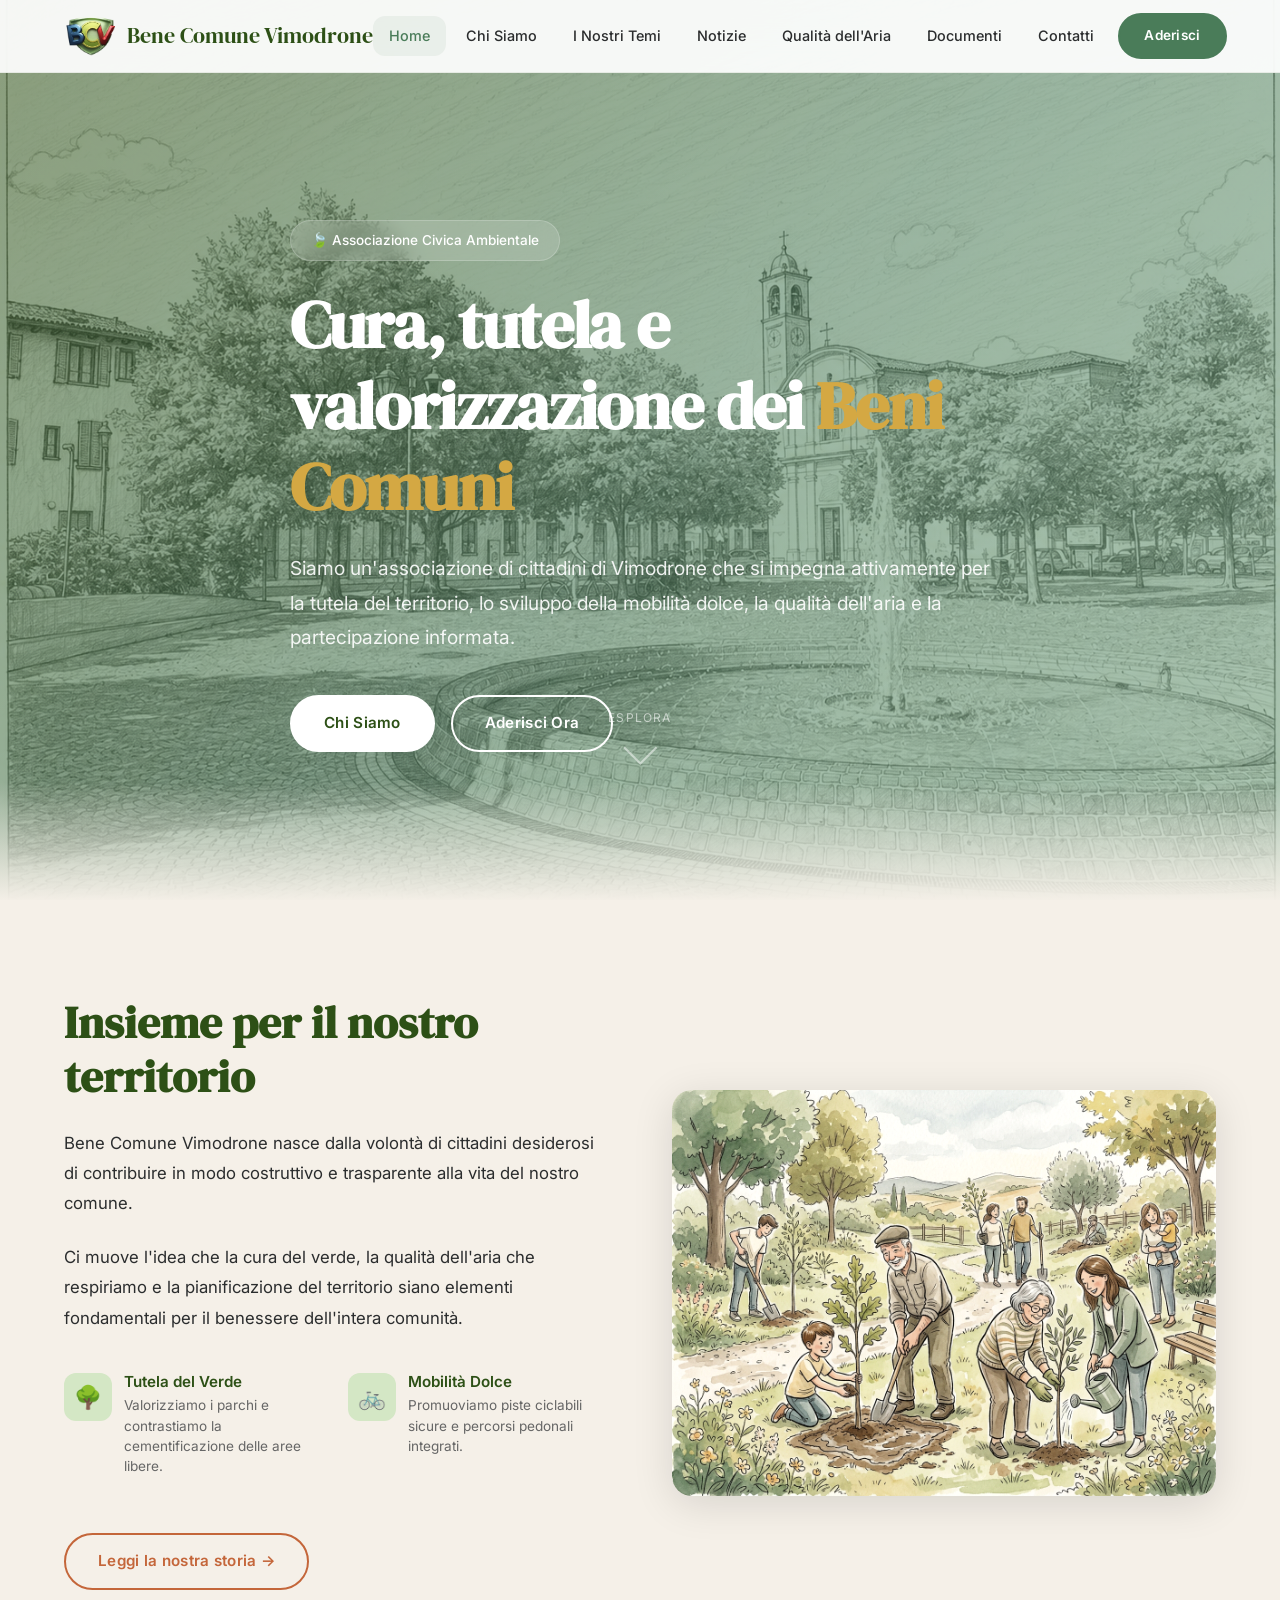
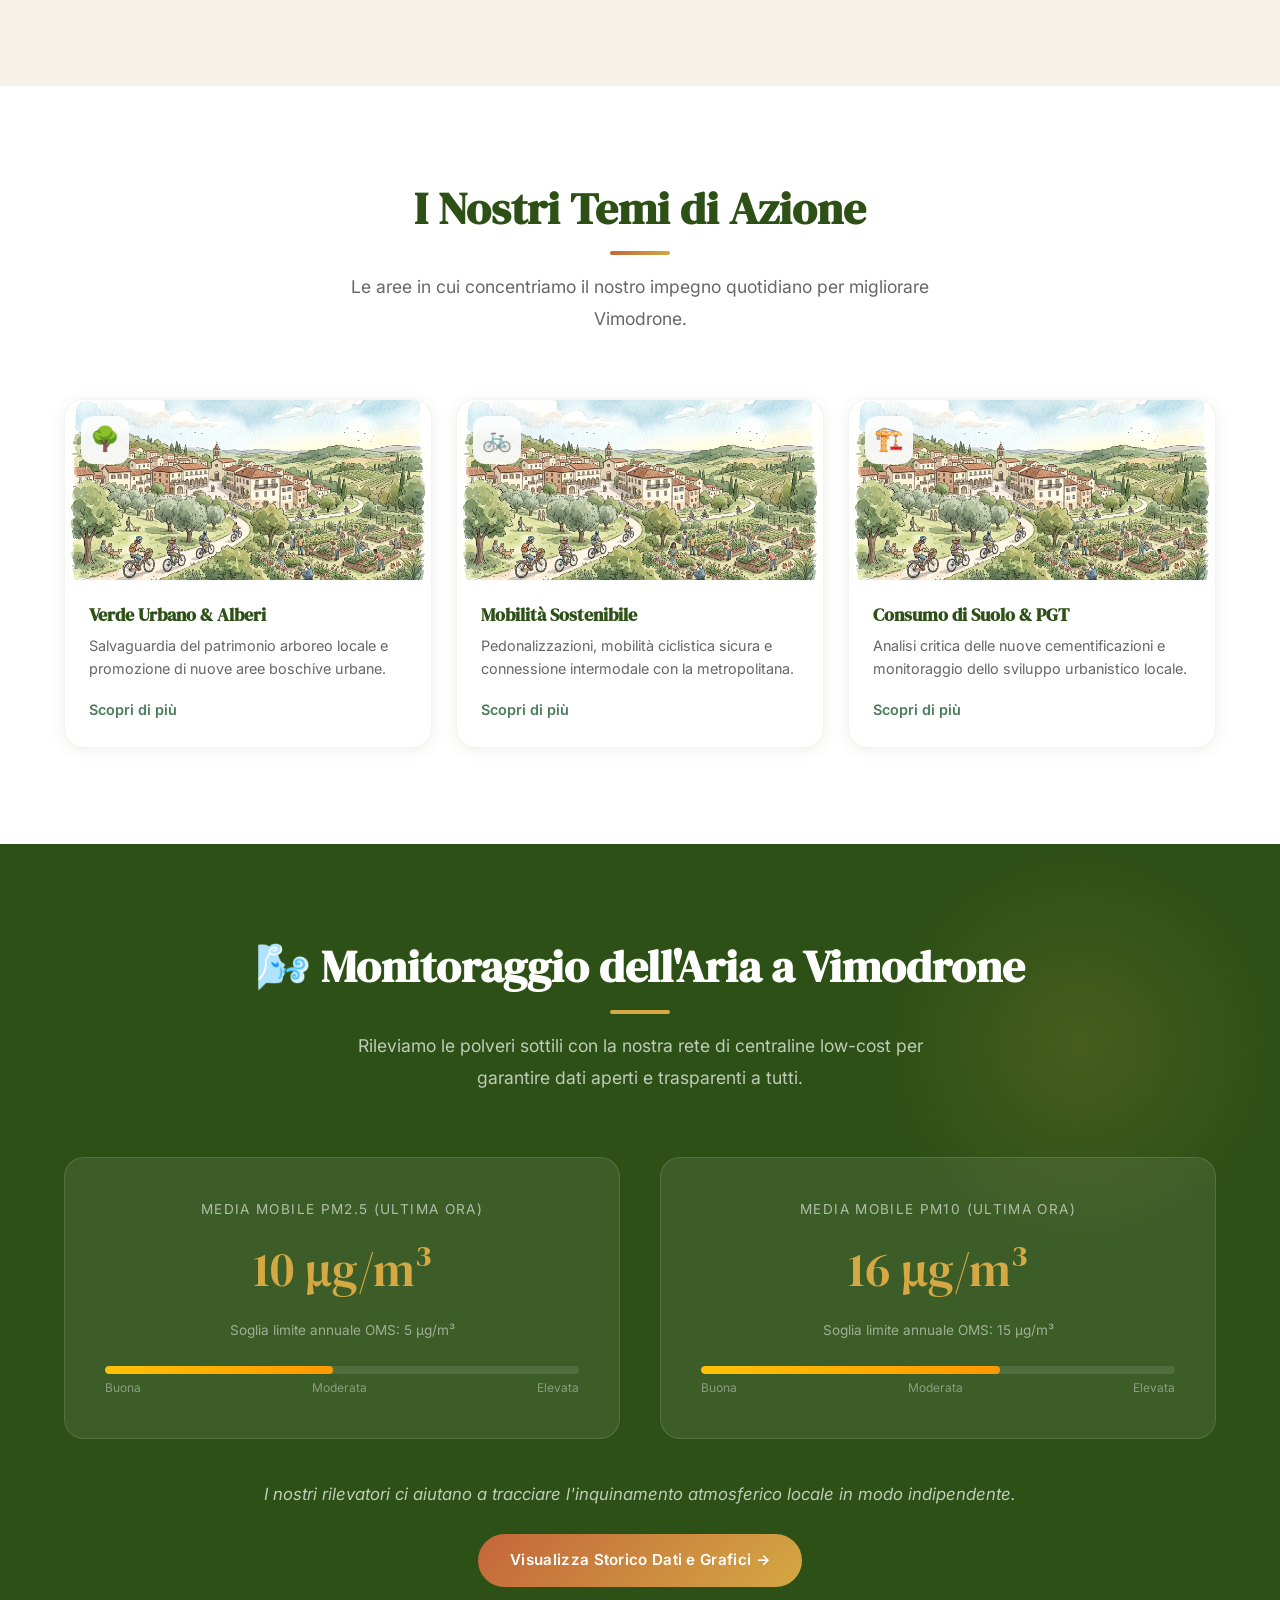
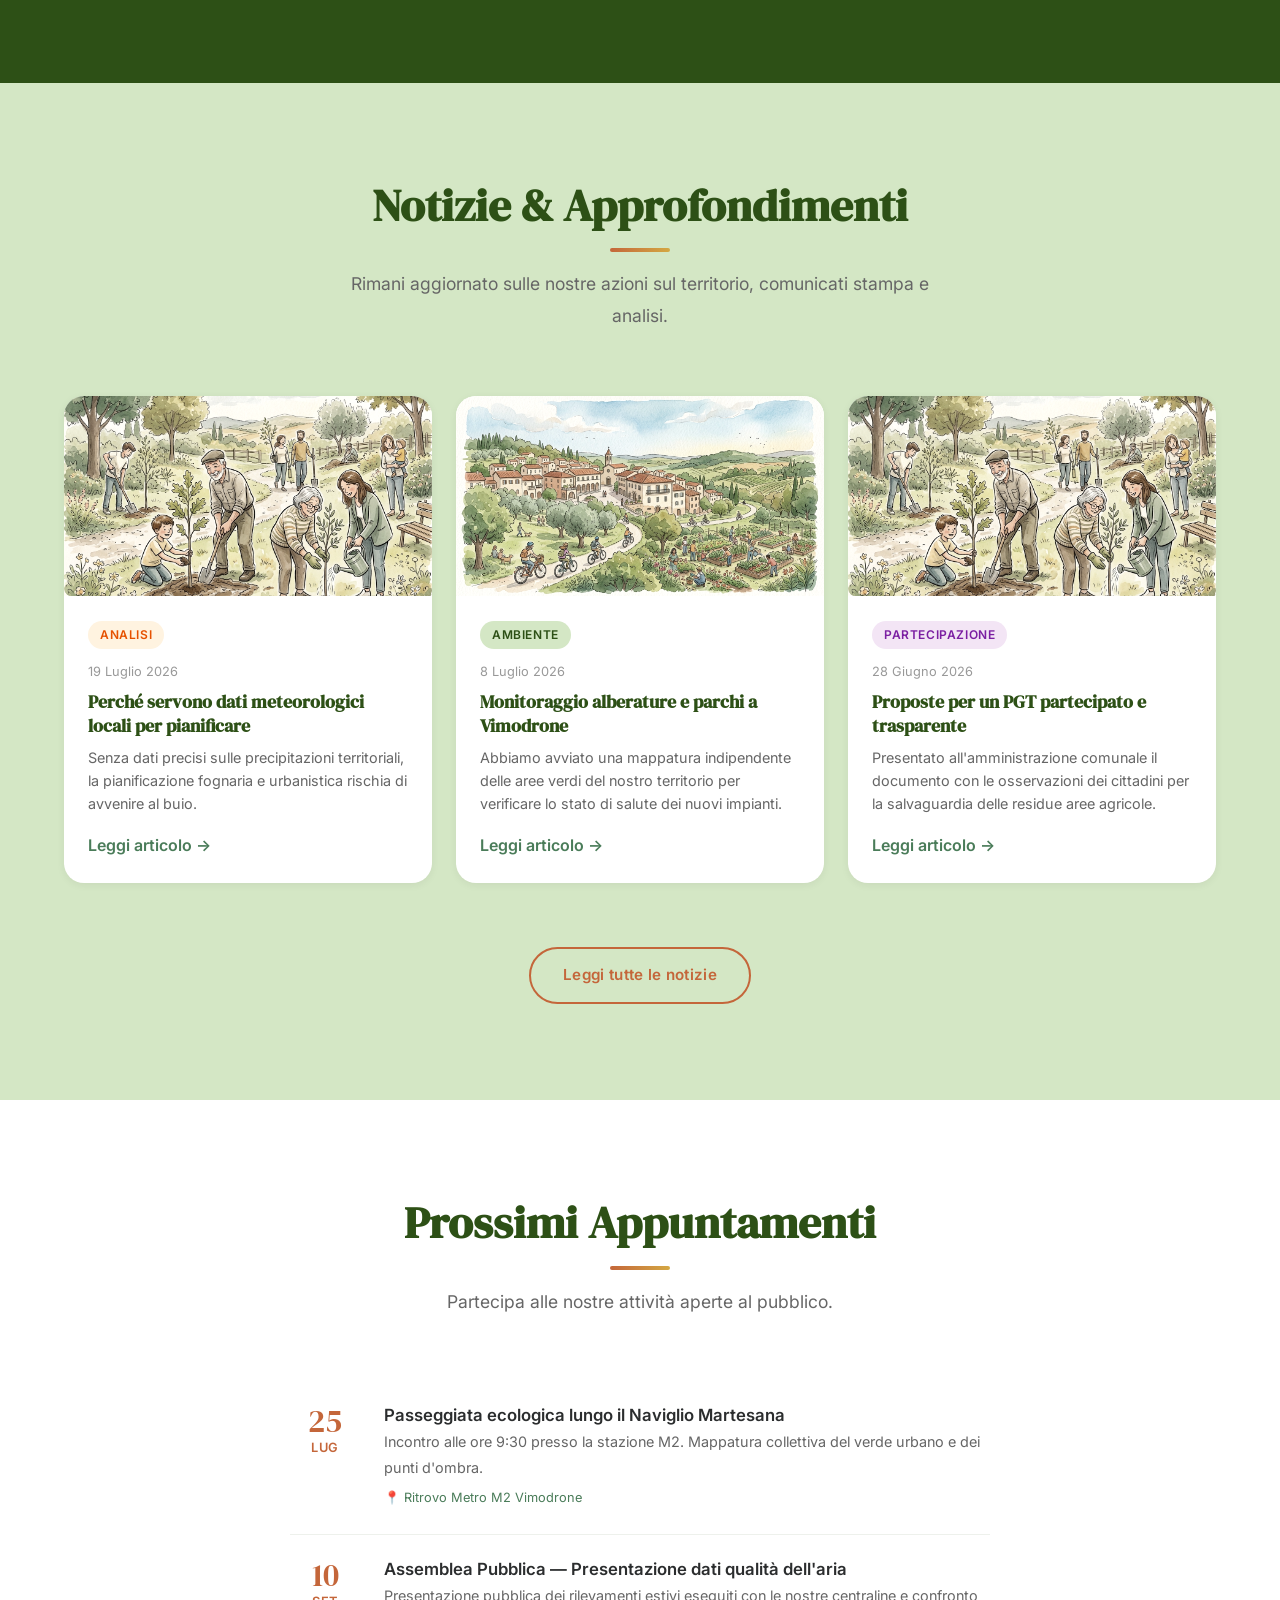
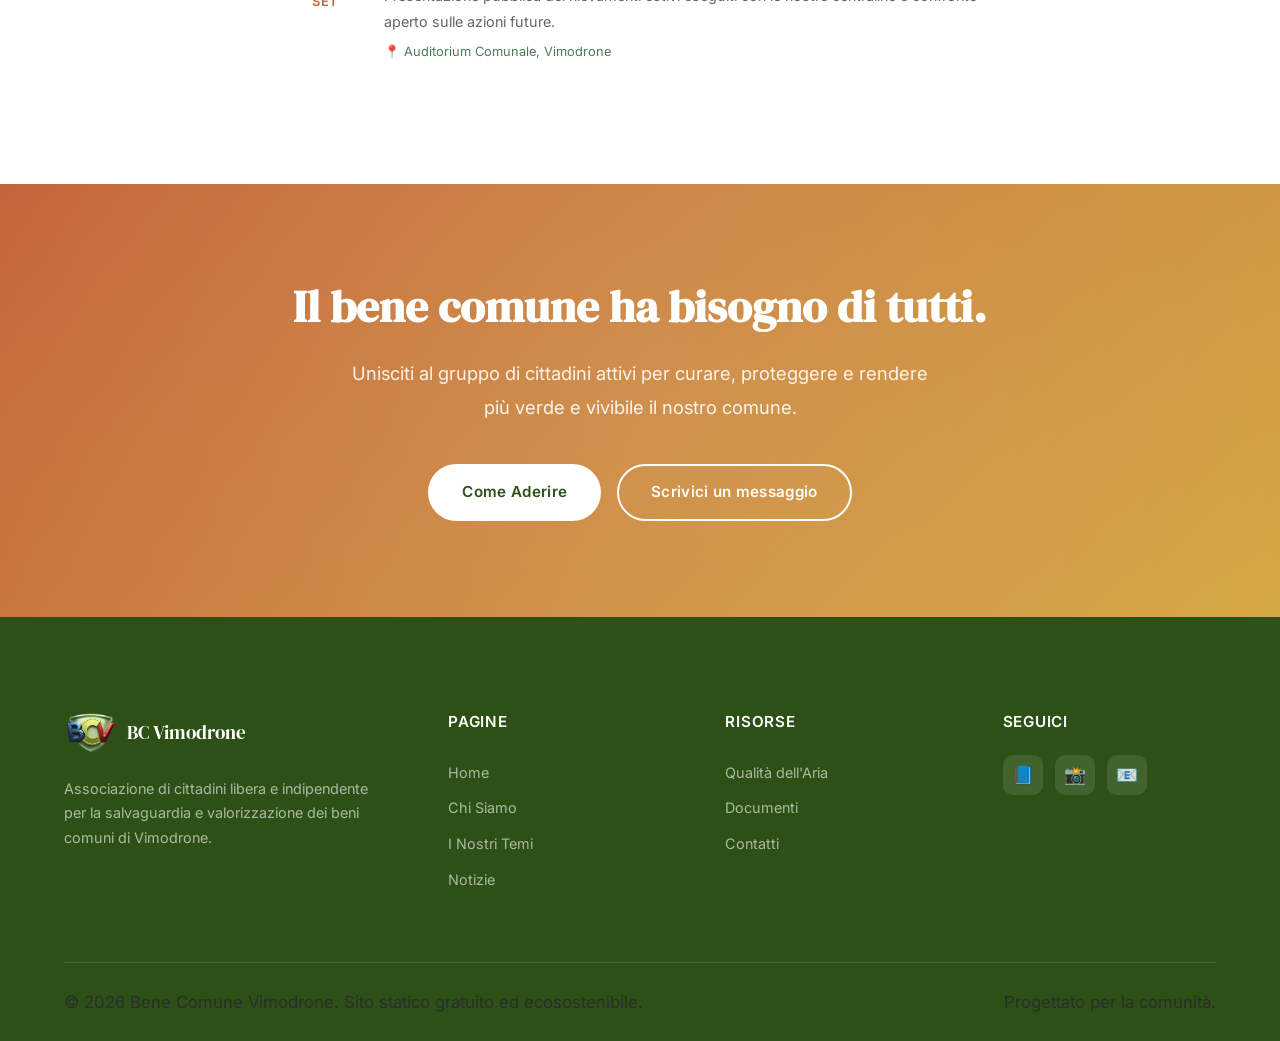
<file: index.html>
<!DOCTYPE html>
<html lang="it">
<head>
    <meta charset="UTF-8">
    <meta name="viewport" content="width=device-width, initial-scale=1.0">
    <title>Bene Comune Vimodrone — Insieme per l'aria, il verde e la comunità</title>
    <meta name="description" content="Associazione di cittadini a Vimodrone impegnata per la tutela dell'ambiente, la mobilità sostenibile, la qualità dell'aria e la partecipazione attiva.">
    <!-- Favicon -->
    <link rel="icon" type="image/png" href="assets/images/favicon_04.png">
    <!-- Google Fonts -->
    <link rel="stylesheet" href="style.css">
</head>
<body>

    <!-- NAV BAR -->
    <nav class="navbar" id="navbar">
        <div class="container">
            <a href="index.html" class="nav-logo">
                <img src="assets/images/LOGO_BCV_3D.png" alt="Logo Bene Comune Vimodrone">
                <span>Bene Comune Vimodrone</span>
            </a>
            <div class="nav-links">
                <a href="index.html" class="active">Home</a>
                <a href="chi-siamo.html">Chi Siamo</a>
                <a href="temi.html">I Nostri Temi</a>
                <a href="notizie.html">Notizie</a>
                <a href="qualita-aria.html">Qualità dell'Aria</a>
                <a href="documenti.html">Documenti</a>
                <a href="contatti.html">Contatti</a>
            </div>
            <div class="nav-cta">
                <a href="contatti.html#aderisci" class="btn btn-primary">Aderisci</a>
            </div>
            <button class="hamburger" aria-label="Menu" onclick="document.querySelector('.hamburger').classList.toggle('active'); document.querySelector('.mobile-menu').classList.toggle('active');">
                <span></span>
                <span></span>
                <span></span>
            </button>
        </div>
    </nav>

    <!-- MOBILE MENU -->
    <div class="mobile-menu">
        <a href="index.html" class="active">Home</a>
        <a href="chi-siamo.html">Chi Siamo</a>
        <a href="temi.html">I Nostri Temi</a>
        <a href="notizie.html">Notizie</a>
        <a href="qualita-aria.html">Qualità dell'Aria</a>
        <a href="documenti.html">Documenti</a>
        <a href="contatti.html">Contatti</a>
        <a href="contatti.html#aderisci" class="btn btn-primary" style="margin-top: 1rem; text-align: center;">Aderisci</a>
    </div>

    <!-- HERO SECTION -->
    <header class="hero">
        <div class="container">
            <div class="hero-content reveal">
                <div class="hero-badge">🍃 Associazione Civica Ambientale</div>
                <h1>Cura, tutela e valorizzazione dei <span class="highlight">Beni Comuni</span></h1>
                <p>Siamo un'associazione di cittadini di Vimodrone che si impegna attivamente per la tutela del territorio, lo sviluppo della mobilità dolce, la qualità dell'aria e la partecipazione informata.</p>
                <div class="hero-buttons">
                    <a href="chi-siamo.html" class="btn btn-white">Chi Siamo</a>
                    <a href="contatti.html#aderisci" class="btn btn-secondary">Aderisci Ora</a>
                </div>
            </div>
        </div>
        <div class="scroll-indicator">
            <span>Esplora</span>
            <div class="arrow"></div>
        </div>
    </header>

    <!-- CHI SIAMO (Sezione 2) -->
    <section class="section about">
        <div class="container">
            <div class="about-grid">
                <div class="about-text reveal">
                    <h2>Insieme per il nostro territorio</h2>
                    <p>Bene Comune Vimodrone nasce dalla volontà di cittadini desiderosi di contribuire in modo costruttivo e trasparente alla vita del nostro comune.</p>
                    <p>Ci muove l'idea che la cura del verde, la qualità dell'aria che respiriamo e la pianificazione del territorio siano elementi fondamentali per il benessere dell'intera comunità.</p>
                    
                    <div class="about-features">
                        <div class="about-feature">
                            <div class="feature-icon">🌳</div>
                            <div>
                                <h4>Tutela del Verde</h4>
                                <p>Valorizziamo i parchi e contrastiamo la cementificazione delle aree libere.</p>
                            </div>
                        </div>
                        <div class="about-feature">
                            <div class="feature-icon">🚲</div>
                            <div>
                                <h4>Mobilità Dolce</h4>
                                <p>Promuoviamo piste ciclabili sicure e percorsi pedonali integrati.</p>
                            </div>
                        </div>
                    </div>
                    <div style="margin-top: 2rem;">
                        <a href="chi-siamo.html" class="btn btn-outline">Leggi la nostra storia →</a>
                    </div>
                </div>
                <div class="about-image reveal reveal-delay-2">
                    <img src="assets/images/community.jpg" alt="Cittadini attivi per il bene comune a Vimodrone">
                </div>
            </div>
        </div>
    </section>

    <!-- I NOSTRI TEMI (Sezione 3) -->
    <section class="section themes">
        <div class="container">
            <div class="section-header reveal">
                <h2>I Nostri Temi di Azione</h2>
                <p>Le aree in cui concentriamo il nostro impegno quotidiano per migliorare Vimodrone.</p>
            </div>
            <div class="themes-grid">
                <!-- Tema 1 -->
                <a href="temi.html#verde" class="theme-card reveal">
                    <div class="theme-card-image">
                        <img src="assets/images/hero.jpg" alt="Verde Urbano">
                        <div class="theme-emoji">🌳</div>
                    </div>
                    <div class="theme-card-body">
                        <h3>Verde Urbano & Alberi</h3>
                        <p>Salvaguardia del patrimonio arboreo locale e promozione di nuove aree boschive urbane.</p>
                        <span class="theme-card-link">Scopri di più</span>
                    </div>
                </a>
                <!-- Tema 2 -->
                <a href="temi.html#mobilita" class="theme-card reveal reveal-delay-1">
                    <div class="theme-card-image">
                        <img src="assets/images/hero.jpg" alt="Mobilità Sostenibile">
                        <div class="theme-emoji">🚲</div>
                    </div>
                    <div class="theme-card-body">
                        <h3>Mobilità Sostenibile</h3>
                        <p>Pedonalizzazioni, mobilità ciclistica sicura e connessione intermodale con la metropolitana.</p>
                        <span class="theme-card-link">Scopri di più</span>
                    </div>
                </a>
                <!-- Tema 3 -->
                <a href="temi.html#urbanistica" class="theme-card reveal reveal-delay-2">
                    <div class="theme-card-image">
                        <img src="assets/images/hero.jpg" alt="Consumo di Suolo">
                        <div class="theme-emoji">🏗️</div>
                    </div>
                    <div class="theme-card-body">
                        <h3>Consumo di Suolo & PGT</h3>
                        <p>Analisi critica delle nuove cementificazioni e monitoraggio dello sviluppo urbanistico locale.</p>
                        <span class="theme-card-link">Scopri di più</span>
                    </div>
                </a>
            </div>
        </div>
    </section>

    <!-- QUALITÀ DELL'ARIA (Sezione 4) -->
    <section class="section air-quality">
        <div class="container">
            <div class="section-header reveal">
                <h2>🌬️ Monitoraggio dell'Aria a Vimodrone</h2>
                <p>Rileviamo le polveri sottili con la nostra rete di centraline low-cost per garantire dati aperti e trasparenti a tutti.</p>
            </div>
            
            <div class="air-data-grid">
                <div class="air-card reveal">
                    <div class="label">Media Mobile PM2.5 (Ultima ora)</div>
                    <div class="value" data-count="24" data-suffix=" µg/m³">0 µg/m³</div>
                    <div class="unit">Soglia limite annuale OMS: 5 µg/m³</div>
                    <div class="air-bar">
                        <div class="air-bar-track">
                            <div class="air-bar-fill moderate" data-width="48%"></div>
                        </div>
                        <div class="air-bar-legend">
                            <span>Buona</span>
                            <span>Moderata</span>
                            <span>Elevata</span>
                        </div>
                    </div>
                </div>
                
                <div class="air-card reveal reveal-delay-1">
                    <div class="label">Media Mobile PM10 (Ultima ora)</div>
                    <div class="value" data-count="38" data-suffix=" µg/m³">0 µg/m³</div>
                    <div class="unit">Soglia limite annuale OMS: 15 µg/m³</div>
                    <div class="air-bar">
                        <div class="air-bar-track">
                            <div class="air-bar-fill moderate" data-width="63%"></div>
                        </div>
                        <div class="air-bar-legend">
                            <span>Buona</span>
                            <span>Moderata</span>
                            <span>Elevata</span>
                        </div>
                    </div>
                </div>
            </div>

            <div class="air-quality-footer reveal">
                <p>I nostri rilevatori ci aiutano a tracciare l'inquinamento atmosferico locale in modo indipendente.</p>
                <a href="qualita-aria.html" class="btn btn-accent">Visualizza Storico Dati e Grafici →</a>
            </div>
        </div>
    </section>

    <!-- ULTIME NOTIZIE (Sezione 5) -->
    <section class="section news">
        <div class="container">
            <div class="section-header reveal">
                <h2>Notizie & Approfondimenti</h2>
                <p>Rimani aggiornato sulle nostre azioni sul territorio, comunicati stampa e analisi.</p>
            </div>
            <div class="news-grid">
                <!-- Notizia 1 -->
                <article class="news-card reveal">
                    <div class="news-card-image">
                        <img src="assets/images/community.jpg" alt="Articolo centraline">
                    </div>
                    <div class="news-card-body">
                        <span class="news-tag urbanistica">Analisi</span>
                        <div class="date">19 Luglio 2026</div>
                        <h3>Perché servono dati meteorologici locali per pianificare</h3>
                        <p>Senza dati precisi sulle precipitazioni territoriali, la pianificazione fognaria e urbanistica rischia di avvenire al buio.</p>
                        <a href="notizie.html#articolo-1" style="color: var(--verde-salvia); font-weight: 600; margin-top: 1rem; display: inline-block;">Leggi articolo →</a>
                    </div>
                </article>
                <!-- Notizia 2 -->
                <article class="news-card reveal reveal-delay-1">
                    <div class="news-card-image">
                        <img src="assets/images/hero.jpg" alt="Articolo centraline">
                    </div>
                    <div class="news-card-body">
                        <span class="news-tag verde">Ambiente</span>
                        <div class="date">8 Luglio 2026</div>
                        <h3>Monitoraggio alberature e parchi a Vimodrone</h3>
                        <p>Abbiamo avviato una mappatura indipendente delle aree verdi del nostro territorio per verificare lo stato di salute dei nuovi impianti.</p>
                        <a href="notizie.html#articolo-2" style="color: var(--verde-salvia); font-weight: 600; margin-top: 1rem; display: inline-block;">Leggi articolo →</a>
                    </div>
                </article>
                <!-- Notizia 3 -->
                <article class="news-card reveal reveal-delay-2">
                    <div class="news-card-image">
                        <img src="assets/images/community.jpg" alt="Articolo centraline">
                    </div>
                    <div class="news-card-body">
                        <span class="news-tag partecipazione">Partecipazione</span>
                        <div class="date">28 Giugno 2026</div>
                        <h3>Proposte per un PGT partecipato e trasparente</h3>
                        <p>Presentato all'amministrazione comunale il documento con le osservazioni dei cittadini per la salvaguardia delle residue aree agricole.</p>
                        <a href="notizie.html#articolo-3" style="color: var(--verde-salvia); font-weight: 600; margin-top: 1rem; display: inline-block;">Leggi articolo →</a>
                    </div>
                </article>
            </div>
            <div class="news-footer reveal">
                <a href="notizie.html" class="btn btn-outline">Leggi tutte le notizie</a>
            </div>
        </div>
    </section>

    <!-- PROSSIMI EVENTI (Sezione 6) -->
    <section class="section events">
        <div class="container">
            <div class="section-header reveal">
                <h2>Prossimi Appuntamenti</h2>
                <p>Partecipa alle nostre attività aperte al pubblico.</p>
            </div>
            
            <div class="events-timeline reveal">
                <!-- Evento 1 -->
                <div class="event-item">
                    <div class="event-date">
                        <div class="day">25</div>
                        <div class="month">Lug</div>
                    </div>
                    <div class="event-details">
                        <h4>Passeggiata ecologica lungo il Naviglio Martesana</h4>
                        <p>Incontro alle ore 9:30 presso la stazione M2. Mappatura collettiva del verde urbano e dei punti d'ombra.</p>
                        <span class="event-location">📍 Ritrovo Metro M2 Vimodrone</span>
                    </div>
                </div>
                <!-- Evento 2 -->
                <div class="event-item">
                    <div class="event-date">
                        <div class="day">10</div>
                        <div class="month">Set</div>
                    </div>
                    <div class="event-details">
                        <h4>Assemblea Pubblica — Presentazione dati qualità dell'aria</h4>
                        <p>Presentazione pubblica dei rilevamenti estivi eseguiti con le nostre centraline e confronto aperto sulle azioni future.</p>
                        <span class="event-location">📍 Auditorium Comunale, Vimodrone</span>
                    </div>
                </div>
            </div>
        </div>
    </section>

    <!-- CALL TO ACTION (Sezione 7) -->
    <section class="section cta">
        <div class="container">
            <div class="reveal">
                <h2>Il bene comune ha bisogno di tutti.</h2>
                <p>Unisciti al gruppo di cittadini attivi per curare, proteggere e rendere più verde e vivibile il nostro comune.</p>
                <div class="cta-buttons">
                    <a href="contatti.html#aderisci" class="btn btn-white">Come Aderire</a>
                    <a href="contatti.html" class="btn btn-secondary">Scrivici un messaggio</a>
                </div>
            </div>
        </div>
    </section>

    <!-- FOOTER (Sezione 8) -->
    <footer class="footer">
        <div class="container">
            <div class="footer-grid">
                <div class="footer-brand">
                    <a href="#" class="nav-logo">
                        <img src="assets/images/LOGO_BCV_3D.png" alt="Logo Bene Comune Vimodrone">
                        <span style="color: white;">BC Vimodrone</span>
                    </a>
                    <p>Associazione di cittadini libera e indipendente per la salvaguardia e valorizzazione dei beni comuni di Vimodrone.</p>
                </div>
                <div>
                    <h4>Pagine</h4>
                    <ul class="footer-links">
                        <li><a href="index.html">Home</a></li>
                        <li><a href="chi-siamo.html">Chi Siamo</a></li>
                        <li><a href="temi.html">I Nostri Temi</a></li>
                        <li><a href="notizie.html">Notizie</a></li>
                    </ul>
                </div>
                <div>
                    <h4>Risorse</h4>
                    <ul class="footer-links">
                        <li><a href="qualita-aria.html">Qualità dell'Aria</a></li>
                        <li><a href="documenti.html">Documenti</a></li>
                        <li><a href="contatti.html">Contatti</a></li>
                    </ul>
                </div>
                <div>
                    <h4>Seguici</h4>
                    <div class="footer-social">
                        <a href="#" aria-label="Facebook">📘</a>
                        <a href="#" aria-label="Instagram">📸</a>
                        <a href="mailto:info@benecomunevimodrone.it" aria-label="Email">📧</a>
                    </div>
                </div>
            </div>
            <div class="footer-bottom">
                <p>&copy; 2026 Bene Comune Vimodrone. Sito statico gratuito ed ecosostenibile.</p>
                <p>Progettato per la comunità.</p>
            </div>
        </div>
    </footer>

    <!-- Script JS -->
    <script src="script.js"></script>
</body>
</html>
</file>
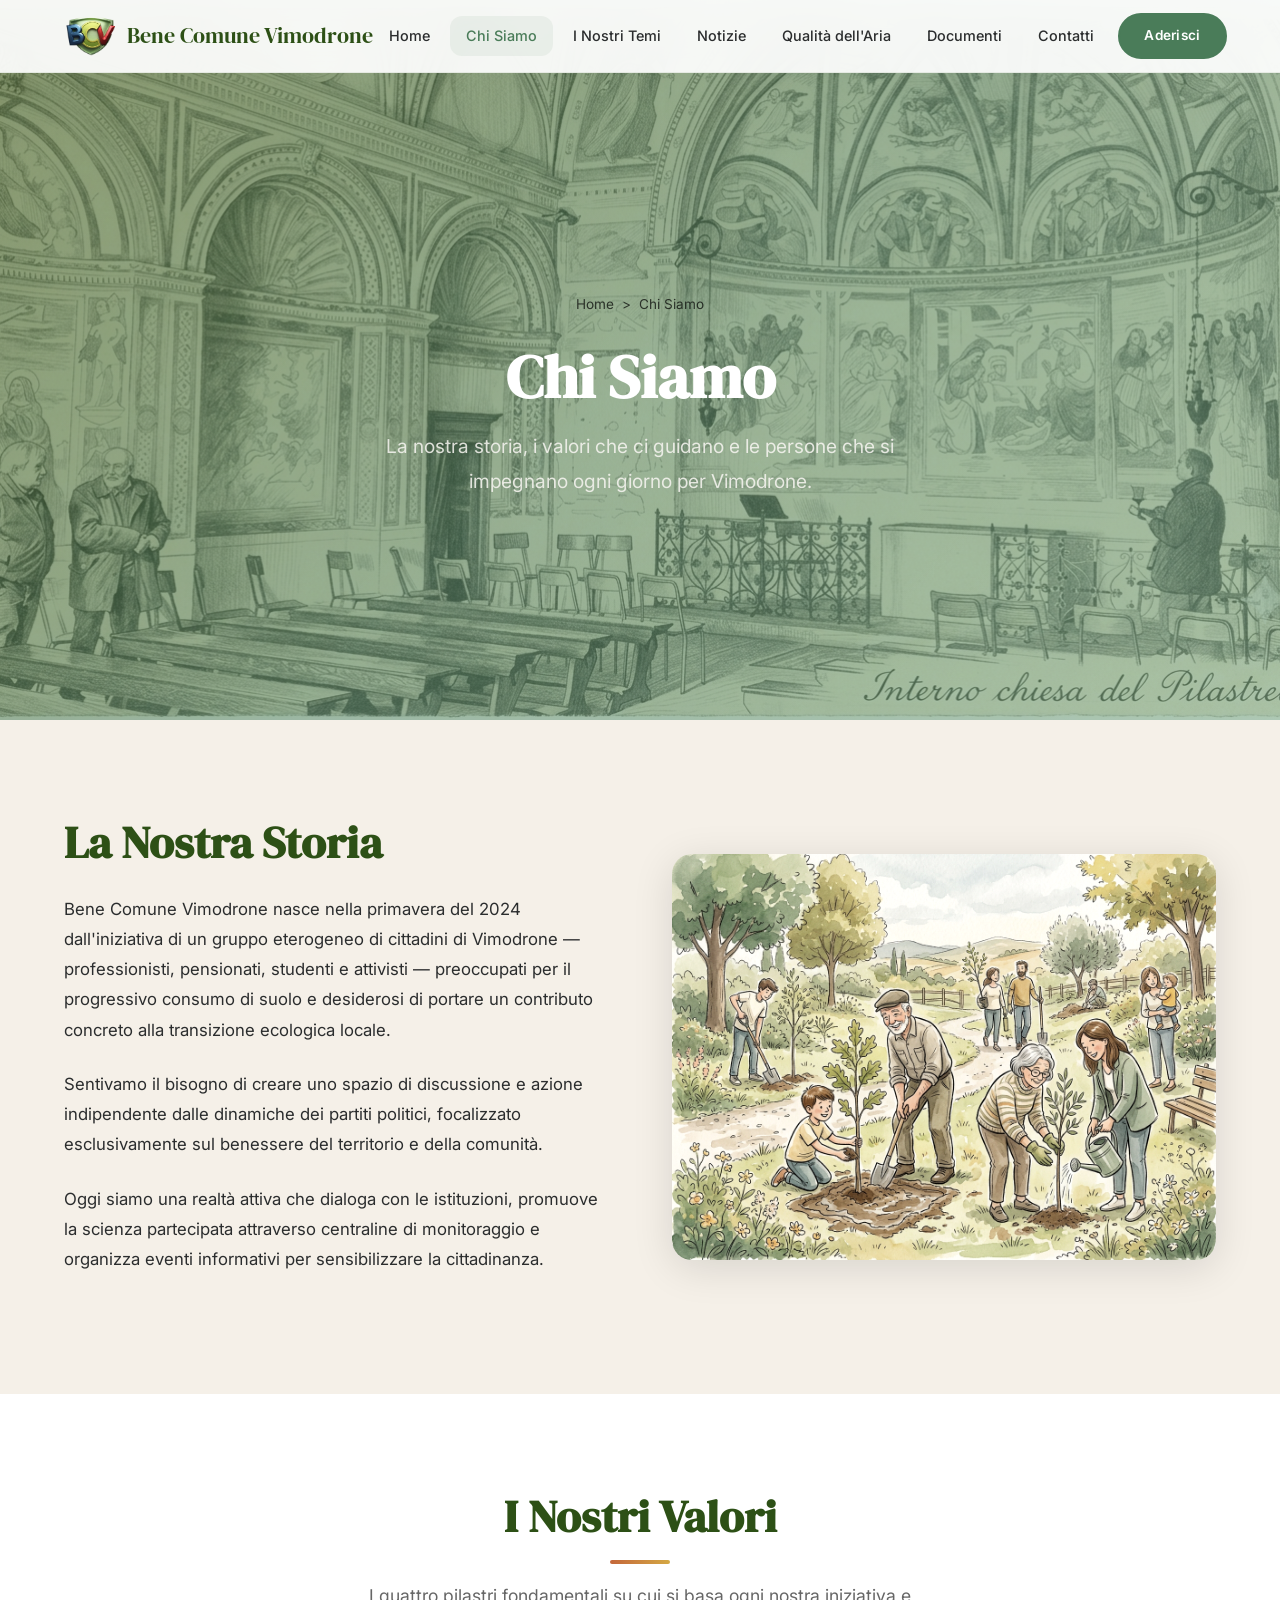
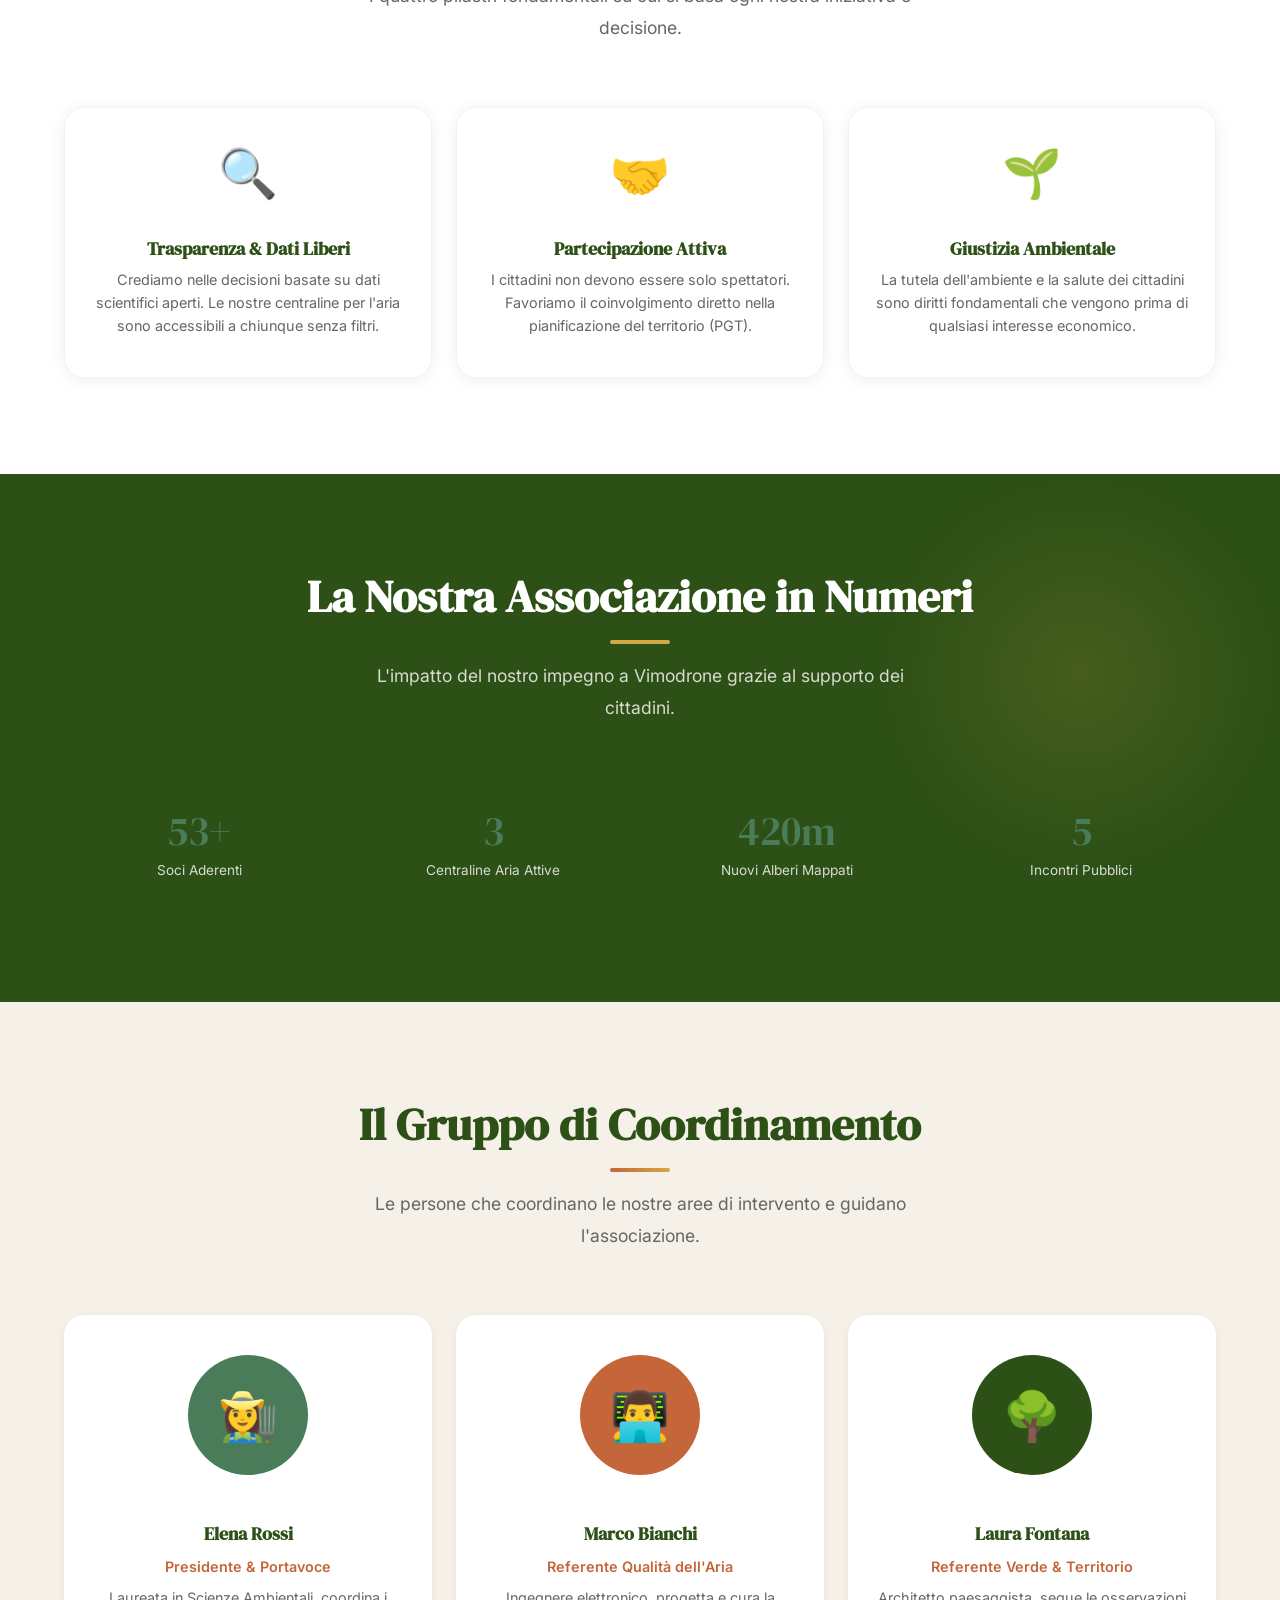
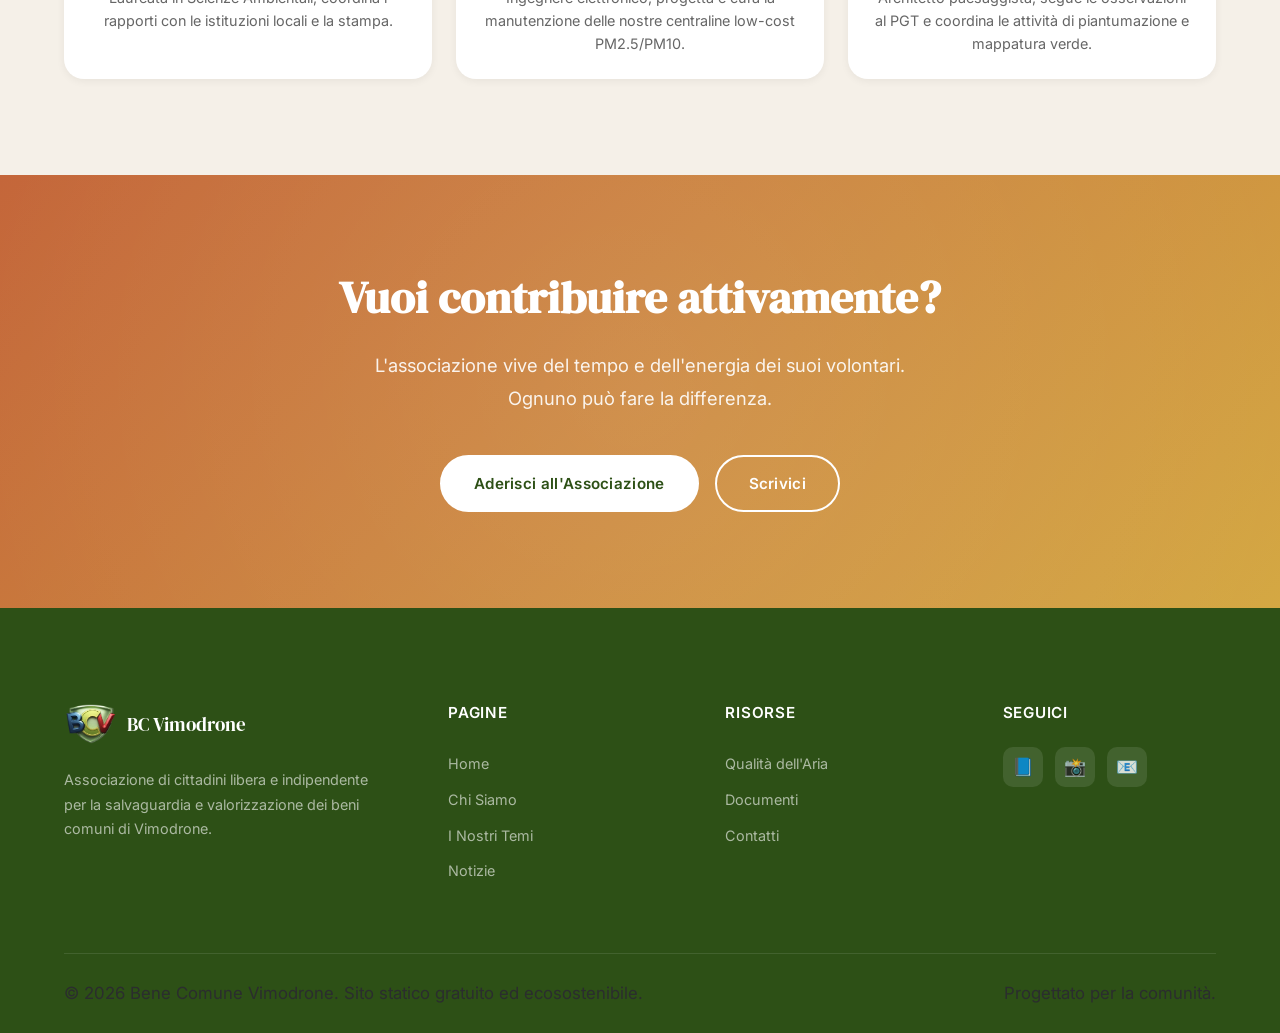
<file: chi-siamo.html>
<!DOCTYPE html>
<html lang="it">
<head>
    <meta charset="UTF-8">
    <meta name="viewport" content="width=device-width, initial-scale=1.0">
    <title>Chi Siamo — Bene Comune Vimodrone</title>
    <meta name="description" content="Scopri la storia, i valori e le persone dietro Bene Comune Vimodrone, l'associazione per la tutela del territorio e della comunità.">
    <!-- Favicon -->
    <link rel="icon" type="image/png" href="assets/images/favicon_04.png">
    <!-- Google Fonts -->
    <link rel="stylesheet" href="style.css">
</head>
<body>

    <!-- NAV BAR -->
    <nav class="navbar" id="navbar">
        <div class="container">
            <a href="index.html" class="nav-logo">
                <img src="assets/images/LOGO_BCV_3D.png" alt="Logo Bene Comune Vimodrone">
                <span>Bene Comune Vimodrone</span>
            </a>
            <div class="nav-links">
                <a href="index.html">Home</a>
                <a href="chi-siamo.html" class="active">Chi Siamo</a>
                <a href="temi.html">I Nostri Temi</a>
                <a href="notizie.html">Notizie</a>
                <a href="qualita-aria.html">Qualità dell'Aria</a>
                <a href="documenti.html">Documenti</a>
                <a href="contatti.html">Contatti</a>
            </div>
            <div class="nav-cta">
                <a href="contatti.html#aderisci" class="btn btn-primary">Aderisci</a>
            </div>
            <button class="hamburger" aria-label="Menu" onclick="document.querySelector('.hamburger').classList.toggle('active'); document.querySelector('.mobile-menu').classList.toggle('active');">
                <span></span>
                <span></span>
                <span></span>
            </button>
        </div>
    </nav>

    <!-- MOBILE MENU -->
    <div class="mobile-menu">
        <a href="index.html">Home</a>
        <a href="chi-siamo.html" class="active">Chi Siamo</a>
        <a href="temi.html">I Nostri Temi</a>
        <a href="notizie.html">Notizie</a>
        <a href="qualita-aria.html">Qualità dell'Aria</a>
        <a href="documenti.html">Documenti</a>
        <a href="contatti.html">Contatti</a>
        <a href="contatti.html#aderisci" class="btn btn-primary" style="margin-top: 1rem; text-align: center;">Aderisci</a>
    </div>

   <!-- PAGE HEADER -->
<header class="page-header page-header-image" style="--header-bg-image: url('assets/images/Interno chiesa del pilastrello con scritta.png');">
    <div class="container">
          <div class="breadcrumb">
            <a href="index.html">Home</a>
            <span>&gt;</span>
            <span>Chi Siamo</span>
        </div>

        <h1>Chi Siamo</h1>

       <p>La nostra storia, i valori che ci guidano e le persone che si impegnano ogni giorno per Vimodrone.</p>

    </div>
</header>

    <!-- STORIA SECTION -->
    <section class="section about">
        <div class="container">
            <div class="about-grid">
                <div class="about-text reveal">
                    <h2>La Nostra Storia</h2>
                    <p>Bene Comune Vimodrone nasce nella primavera del 2024 dall'iniziativa di un gruppo eterogeneo di cittadini di Vimodrone — professionisti, pensionati, studenti e attivisti — preoccupati per il progressivo consumo di suolo e desiderosi di portare un contributo concreto alla transizione ecologica locale.</p>
                    <p>Sentivamo il bisogno di creare uno spazio di discussione e azione indipendente dalle dinamiche dei partiti politici, focalizzato esclusivamente sul benessere del territorio e della comunità.</p>
                    <p>Oggi siamo una realtà attiva che dialoga con le istituzioni, promuove la scienza partecipata attraverso centraline di monitoraggio e organizza eventi informativi per sensibilizzare la cittadinanza.</p>
                </div>
                <div class="about-image reveal reveal-delay-1">
                    <img src="assets/images/community.jpg" alt="Membri dell'associazione riuniti a Vimodrone">
                </div>
            </div>
        </div>
    </section>

    <!-- VALORI SECTION -->
    <section class="section themes" style="background-color: var(--bianco);">
        <div class="container">
            <div class="section-header reveal">
                <h2>I Nostri Valori</h2>
                <p>I quattro pilastri fondamentali su cui si basa ogni nostra iniziativa e decisione.</p>
            </div>
            <div class="themes-grid">
                <!-- Valore 1 -->
                <div class="theme-card reveal">
                    <div style="padding: var(--space-md); text-align: center; font-size: 3rem;">🔍</div>
                    <div class="theme-card-body" style="text-align: center; padding-top: 0;">
                        <h3>Trasparenza & Dati Liberi</h3>
                        <p>Crediamo nelle decisioni basate su dati scientifici aperti. Le nostre centraline per l'aria sono accessibili a chiunque senza filtri.</p>
                    </div>
                </div>
                <!-- Valore 2 -->
                <div class="theme-card reveal reveal-delay-1">
                    <div style="padding: var(--space-md); text-align: center; font-size: 3rem;">🤝</div>
                    <div class="theme-card-body" style="text-align: center; padding-top: 0;">
                        <h3>Partecipazione Attiva</h3>
                        <p>I cittadini non devono essere solo spettatori. Favoriamo il coinvolgimento diretto nella pianificazione del territorio (PGT).</p>
                    </div>
                </div>
                <!-- Valore 3 -->
                <div class="theme-card reveal reveal-delay-2">
                    <div style="padding: var(--space-md); text-align: center; font-size: 3rem;">🌱</div>
                    <div class="theme-card-body" style="text-align: center; padding-top: 0;">
                        <h3>Giustizia Ambientale</h3>
                        <p>La tutela dell'ambiente e la salute dei cittadini sono diritti fondamentali che vengono prima di qualsiasi interesse economico.</p>
                    </div>
                </div>
            </div>
        </div>
    </section>

    <!-- STATISTICHE (REUSING STAT-GRID FROM DESIGN SYSTEM) -->
    <section class="section air-quality">
        <div class="container">
            <div class="section-header reveal">
                <h2 style="color: var(--bianco);">La Nostra Associazione in Numeri</h2>
                <p style="color: rgba(255,255,255,0.8);">L'impatto del nostro impegno a Vimodrone grazie al supporto dei cittadini.</p>
            </div>
            <div class="stat-grid reveal">
                <div class="stat-item">
                    <div class="number" data-count="150" data-suffix="+">0</div>
                    <div class="label" style="color: rgba(255,255,255,0.8);">Soci Aderenti</div>
                </div>
                <div class="stat-item">
                    <div class="number" data-count="8" data-suffix="">0</div>
                    <div class="label" style="color: rgba(255,255,255,0.8);">Centraline Aria Attive</div>
                </div>
                <div class="stat-item">
                    <div class="number" data-count="1200" data-suffix="m">0</div>
                    <div class="label" style="color: rgba(255,255,255,0.8);">Nuovi Alberi Mappati</div>
                </div>
                <div class="stat-item">
                    <div class="number" data-count="15" data-suffix="">0</div>
                    <div class="label" style="color: rgba(255,255,255,0.8);">Incontri Pubblici</div>
                </div>
            </div>
        </div>
    </section>

    <!-- LA SQUADRA SECTION -->
    <section class="section news" style="background-color: var(--crema);">
        <div class="container">
            <div class="section-header reveal">
                <h2>Il Gruppo di Coordinamento</h2>
                <p>Le persone che coordinano le nostre aree di intervento e guidano l'associazione.</p>
            </div>
            <div class="news-grid">
                <!-- Coordinatore 1 -->
                <div class="news-card reveal">
                    <div style="padding: var(--space-lg) var(--space-md) var(--space-md); text-align: center;">
                        <div style="width: 120px; height: 120px; border-radius: 50%; background-color: var(--verde-salvia); margin: 0 auto; display: flex; align-items: center; justify-content: center; font-size: 3rem; color: white;">👩‍🌾</div>
                    </div>
                    <div class="news-card-body" style="text-align: center;">
                        <h3>Elena Rossi</h3>
                        <p style="color: var(--terracotta); font-weight: 600; margin-bottom: 0.5rem;">Presidente & Portavoce</p>
                        <p>Laureata in Scienze Ambientali, coordina i rapporti con le istituzioni locali e la stampa.</p>
                    </div>
                </div>
                <!-- Coordinatore 2 -->
                <div class="news-card reveal reveal-delay-1">
                    <div style="padding: var(--space-lg) var(--space-md) var(--space-md); text-align: center;">
                        <div style="width: 120px; height: 120px; border-radius: 50%; background-color: var(--terracotta); margin: 0 auto; display: flex; align-items: center; justify-content: center; font-size: 3rem; color: white;">👨‍💻</div>
                    </div>
                    <div class="news-card-body" style="text-align: center;">
                        <h3>Marco Bianchi</h3>
                        <p style="color: var(--terracotta); font-weight: 600; margin-bottom: 0.5rem;">Referente Qualità dell'Aria</p>
                        <p>Ingegnere elettronico, progetta e cura la manutenzione delle nostre centraline low-cost PM2.5/PM10.</p>
                    </div>
                </div>
                <!-- Coordinatore 3 -->
                <div class="news-card reveal reveal-delay-2">
                    <div style="padding: var(--space-lg) var(--space-md) var(--space-md); text-align: center;">
                        <div style="width: 120px; height: 120px; border-radius: 50%; background-color: var(--verde-muschio); margin: 0 auto; display: flex; align-items: center; justify-content: center; font-size: 3rem; color: white;">🌳</div>
                    </div>
                    <div class="news-card-body" style="text-align: center;">
                        <h3>Laura Fontana</h3>
                        <p style="color: var(--terracotta); font-weight: 600; margin-bottom: 0.5rem;">Referente Verde & Territorio</p>
                        <p>Architetto paesaggista, segue le osservazioni al PGT e coordina le attività di piantumazione e mappatura verde.</p>
                    </div>
                </div>
            </div>
        </div>
    </section>

    <!-- CALL TO ACTION -->
    <section class="section cta">
        <div class="container">
            <div class="reveal">
                <h2>Vuoi contribuire attivamente?</h2>
                <p>L'associazione vive del tempo e dell'energia dei suoi volontari. Ognuno può fare la differenza.</p>
                <div class="cta-buttons">
                    <a href="contatti.html#aderisci" class="btn btn-white">Aderisci all'Associazione</a>
                    <a href="contatti.html" class="btn btn-secondary">Scrivici</a>
                </div>
            </div>
        </div>
    </section>

    <!-- FOOTER -->
    <footer class="footer">
        <div class="container">
            <div class="footer-grid">
                <div class="footer-brand">
                    <a href="index.html" class="nav-logo">
                        <img src="assets/images/LOGO_BCV_3D.png" alt="Logo Bene Comune Vimodrone">
                        <span style="color: white;">BC Vimodrone</span>
                    </a>
                    <p>Associazione di cittadini libera e indipendente per la salvaguardia e valorizzazione dei beni comuni di Vimodrone.</p>
                </div>
                <div>
                    <h4>Pagine</h4>
                    <ul class="footer-links">
                        <li><a href="index.html">Home</a></li>
                        <li><a href="chi-siamo.html">Chi Siamo</a></li>
                        <li><a href="temi.html">I Nostri Temi</a></li>
                        <li><a href="notizie.html">Notizie</a></li>
                    </ul>
                </div>
                <div>
                    <h4>Risorse</h4>
                    <ul class="footer-links">
                        <li><a href="qualita-aria.html">Qualità dell'Aria</a></li>
                        <li><a href="documenti.html">Documenti</a></li>
                        <li><a href="contatti.html">Contatti</a></li>
                    </ul>
                </div>
                <div>
                    <h4>Seguici</h4>
                    <div class="footer-social">
                        <a href="#" aria-label="Facebook">📘</a>
                        <a href="#" aria-label="Instagram">📸</a>
                        <a href="mailto:info@benecomunevimodrone.it" aria-label="Email">📧</a>
                    </div>
                </div>
            </div>
            <div class="footer-bottom">
                <p>&copy; 2026 Bene Comune Vimodrone. Sito statico gratuito ed ecosostenibile.</p>
                <p>Progettato per la comunità.</p>
            </div>
        </div>
    </footer>

    <!-- Script JS -->
    <script src="script.js"></script>
</body>
</html>
</file>
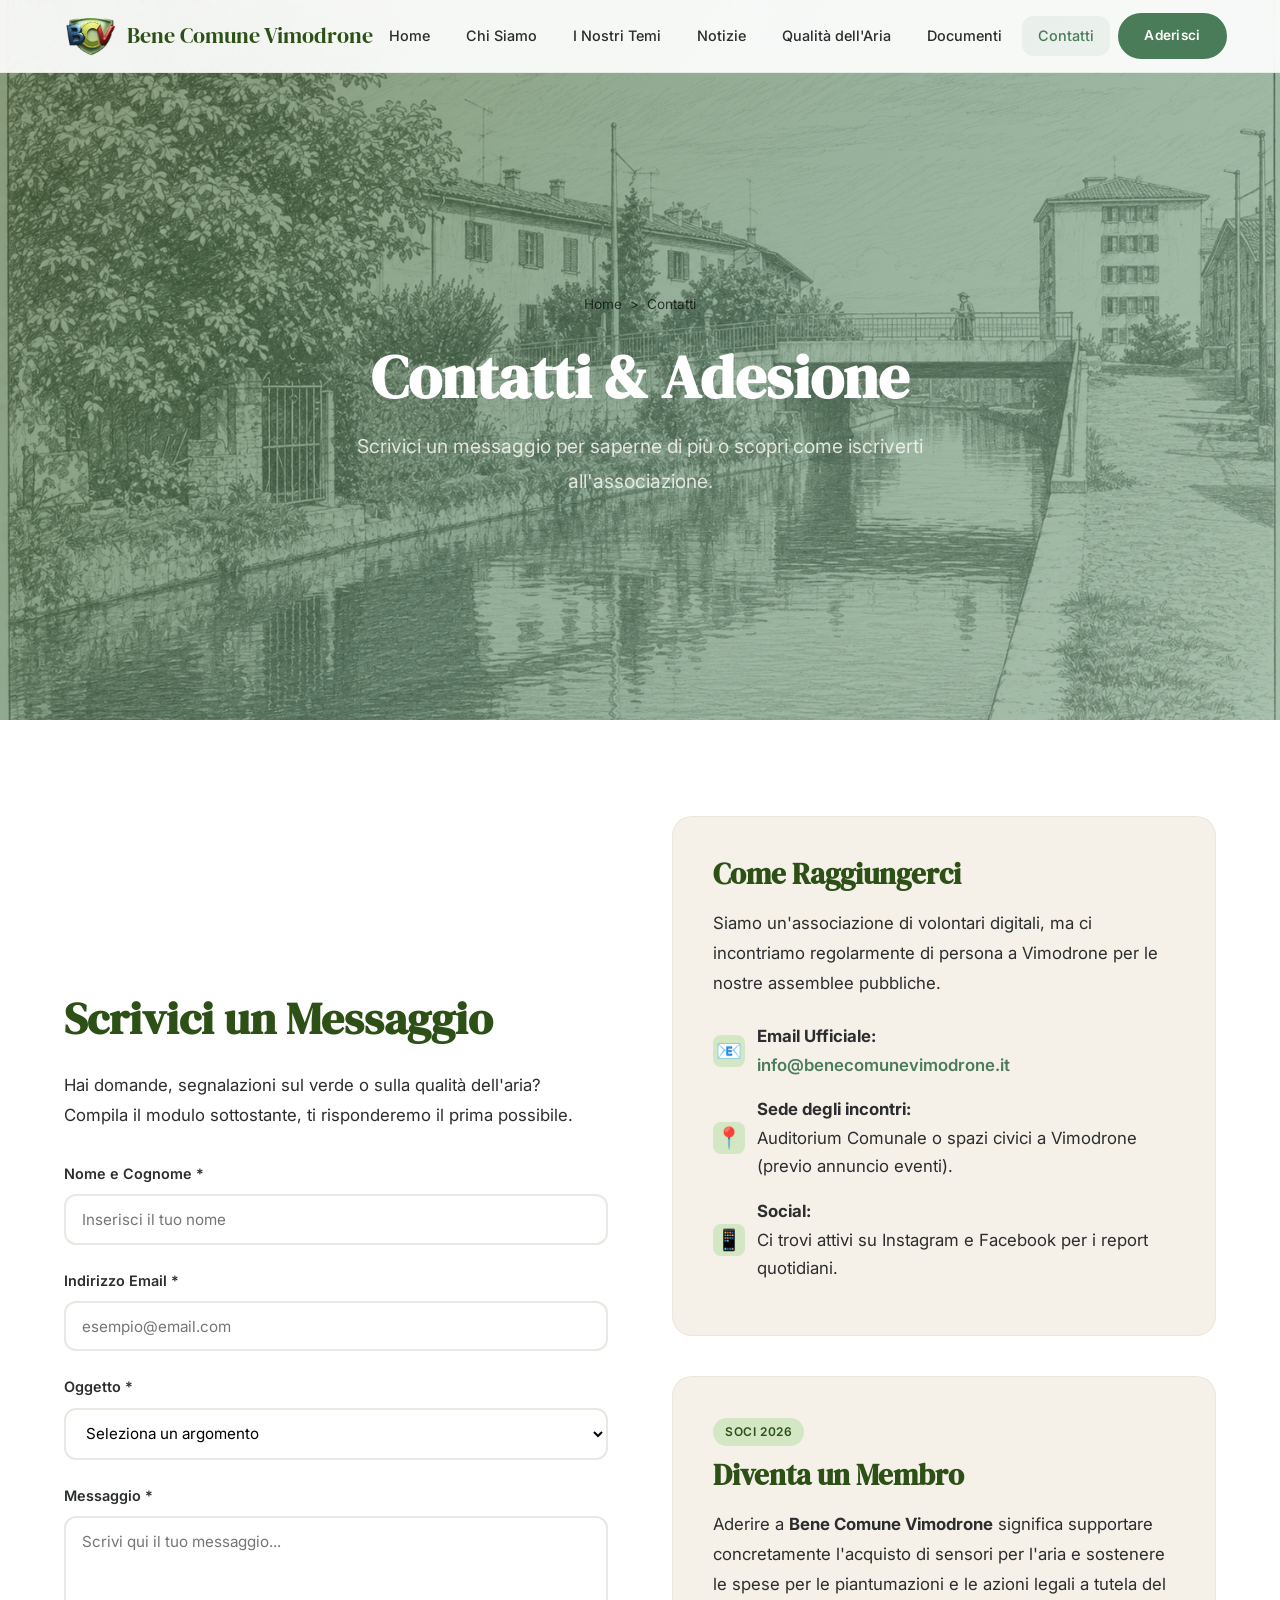
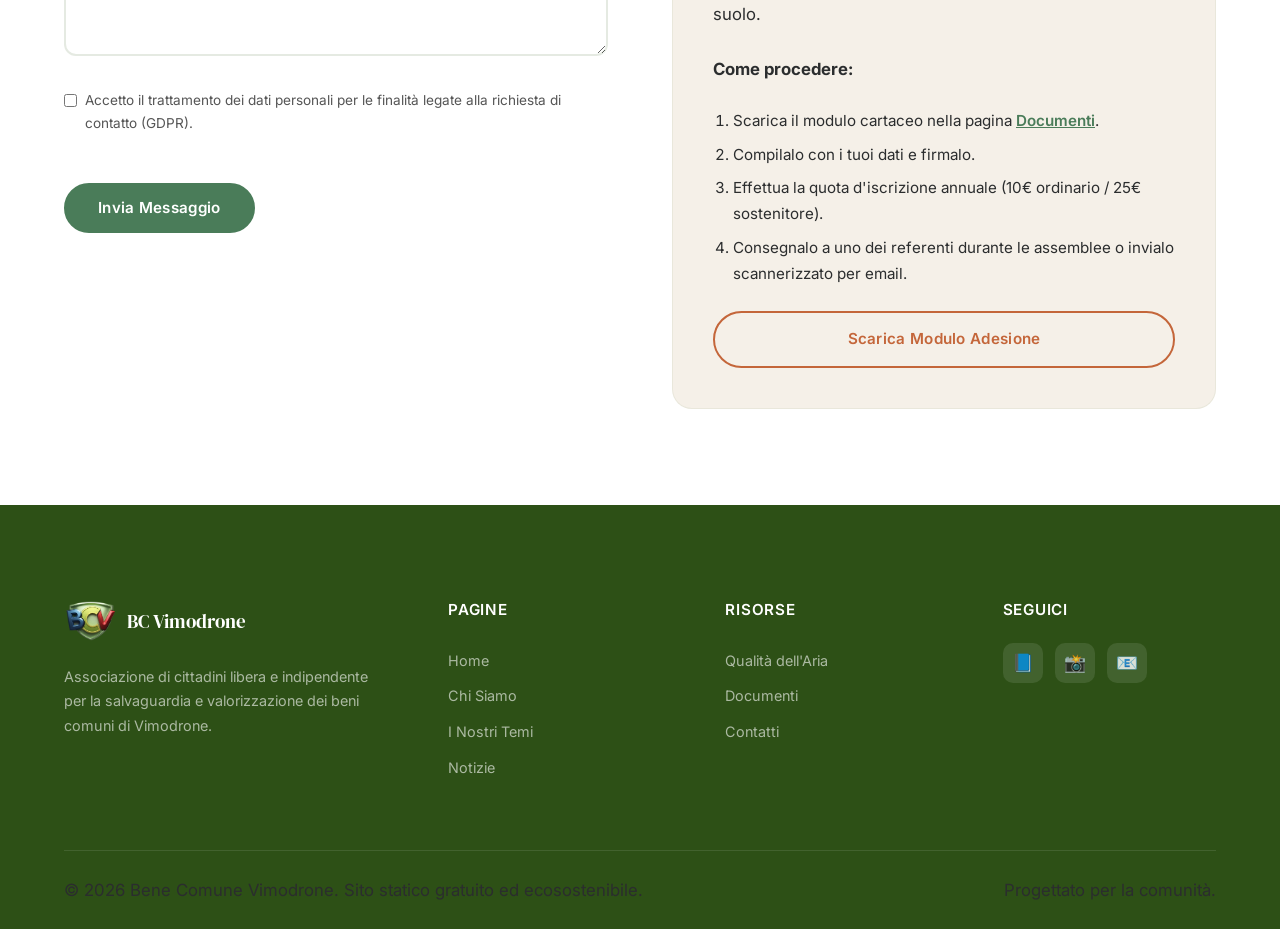
<file: contatti.html>
<!DOCTYPE html>
<html lang="it">
<head>
    <meta charset="UTF-8">
    <meta name="viewport" content="width=device-width, initial-scale=1.0">
    <title>Contatti & Aderisci — Bene Comune Vimodrone</title>
    <meta name="description" content="Contatta l'associazione Bene Comune Vimodrone. Invia una segnalazione, richiedi informazioni o scopri come diventare socio sostenitore.">
    <!-- Favicon -->
    <link rel="icon" type="image/png" href="assets/images/favicon_04.png">
    <!-- Google Fonts -->
    <link rel="stylesheet" href="style.css">
    <style>
        /* Small layout optimizations for Contatti */
        .info-card {
            background-color: var(--crema);
            border-radius: var(--border-radius-lg);
            padding: var(--space-lg);
            border: 1px solid rgba(45,80,22,0.06);
            height: 100%;
        }
        .info-card h3 {
            margin-bottom: var(--space-sm);
            color: var(--verde-muschio);
        }
        .info-card p {
            margin-bottom: var(--space-md);
        }
        .info-list {
            margin-top: var(--space-md);
        }
        .info-list-item {
            display: flex;
            align-items: center;
            gap: 0.75rem;
            margin-bottom: 0.75rem;
            font-size: 1.05rem;
        }
        .info-list-item span.emoji {
            font-size: 1.3rem;
            min-width: 32px;
            height: 32px;
            background-color: var(--verde-menta);
            border-radius: 8px;
            display: flex;
            align-items: center;
            justify-content: center;
        }
        /* Highlight on target #aderisci */
        #aderisci:target {
            border: 2px solid var(--terracotta);
            background-color: var(--crema);
            border-radius: var(--border-radius-lg);
            padding: var(--space-lg);
            scroll-margin-top: 100px;
        }
    </style>
</head>
<body>

    <!-- NAV BAR -->
    <nav class="navbar" id="navbar">
        <div class="container">
            <a href="index.html" class="nav-logo">
                <img src="assets/images/LOGO_BCV_3D.png" alt="Logo Bene Comune Vimodrone">
                <span>Bene Comune Vimodrone</span>
            </a>
            <div class="nav-links">
                <a href="index.html">Home</a>
                <a href="chi-siamo.html">Chi Siamo</a>
                <a href="temi.html">I Nostri Temi</a>
                <a href="notizie.html">Notizie</a>
                <a href="qualita-aria.html">Qualità dell'Aria</a>
                <a href="documenti.html">Documenti</a>
                <a href="contatti.html" class="active">Contatti</a>
            </div>
            <div class="nav-cta">
                <a href="contatti.html#aderisci" class="btn btn-primary">Aderisci</a>
            </div>
            <button class="hamburger" aria-label="Menu" onclick="document.querySelector('.hamburger').classList.toggle('active'); document.querySelector('.mobile-menu').classList.toggle('active');">
                <span></span>
                <span></span>
                <span></span>
            </button>
        </div>
    </nav>

    <!-- MOBILE MENU -->
    <div class="mobile-menu">
        <a href="index.html">Home</a>
        <a href="chi-siamo.html">Chi Siamo</a>
        <a href="temi.html">I Nostri Temi</a>
        <a href="notizie.html">Notizie</a>
        <a href="qualita-aria.html">Qualità dell'Aria</a>
        <a href="documenti.html">Documenti</a>
        <a href="contatti.html" class="active">Contatti</a>
        <a href="contatti.html#aderisci" class="btn btn-primary" style="margin-top: 1rem; text-align: center;">Aderisci</a>
    </div>

    <!-- PAGE HEADER -->
    <header class="page-header page-header-image" style="--header-bg-image: url('assets/images/ChatGPT Image 2 lug 2026, 17_18_32.png');">
        <div class="container">
            <div class="breadcrumb">
                <a href="index.html">Home</a>
                <span>&gt;</span>
                <span>Contatti</span>
            </div>
            <h1>Contatti &amp; Adesione</h1>
            <p>Scrivici un messaggio per saperne di più o scopri come iscriverti all'associazione.</p>
        </div>
    </header>

    <!-- CONTATTI CONTENT GRID -->
    <section class="section page-content">
        <div class="container">
            <div class="about-grid">
                
                <!-- Left: Form -->
                <div class="reveal">
                    <h2>Scrivici un Messaggio</h2>
                    <p style="margin-bottom: 2rem;">Hai domande, segnalazioni sul verde o sulla qualità dell'aria? Compila il modulo sottostante, ti risponderemo il prima possibile.</p>
                    
                    <form class="contact-form" action="#" method="POST" onsubmit="event.preventDefault(); alert('Grazie! Il tuo messaggio è stato inviato con successo. Ti risponderemo a breve.'); this.reset();">
                        <div class="form-group">
                            <label for="name">Nome e Cognome *</label>
                            <input type="text" id="name" name="name" required placeholder="Inserisci il tuo nome">
                        </div>
                        <div class="form-group">
                            <label for="email">Indirizzo Email *</label>
                            <input type="email" id="email" name="email" required placeholder="esempio@email.com">
                        </div>
                        <div class="form-group">
                            <label for="subject">Oggetto *</label>
                            <select id="subject" name="subject" required>
                                <option value="" disabled selected>Seleziona un argomento</option>
                                <option value="info">Informazioni generali</option>
                                <option value="segnalazione">Segnalazione ambientale o verde</option>
                                <option value="aria">Richiesta centralina / Dati Aria</option>
                                <option value="adesione">Adesione come volontario</option>
                            </select>
                        </div>
                        <div class="form-group">
                            <label for="message">Messaggio *</label>
                            <textarea id="message" name="message" required placeholder="Scrivi qui il tuo messaggio..."></textarea>
                        </div>
                        <div class="form-group" style="display: flex; gap: 0.5rem; align-items: flex-start;">
                            <input type="checkbox" id="privacy" name="privacy" required style="width: auto; margin-top: 0.35rem;">
                            <label for="privacy" style="font-size: 0.85rem; font-weight: normal; color: #555;">Accetto il trattamento dei dati personali per le finalità legate alla richiesta di contatto (GDPR).</label>
                        </div>
                        <button type="submit" class="btn btn-primary" style="margin-top: 1rem;">Invia Messaggio</button>
                    </form>
                </div>

                <!-- Right: Information & Aderisci -->
                <div class="reveal reveal-delay-1" style="display: flex; flex-direction: column; gap: var(--space-lg);">
                    
                    <!-- General info -->
                    <div class="info-card">
                        <h3>Come Raggiungerci</h3>
                        <p>Siamo un'associazione di volontari digitali, ma ci incontriamo regolarmente di persona a Vimodrone per le nostre assemblee pubbliche.</p>
                        
                        <div class="info-list">
                            <div class="info-list-item">
                                <span class="emoji">📧</span>
                                <div>
                                    <strong>Email Ufficiale:</strong><br>
                                    <a href="mailto:info@benecomunevimodrone.it" style="color: var(--verde-salvia); font-weight: 600;">info@benecomunevimodrone.it</a>
                                </div>
                            </div>
                            <div class="info-list-item" style="margin-top: 1rem;">
                                <span class="emoji">📍</span>
                                <div>
                                    <strong>Sede degli incontri:</strong><br>
                                    Auditorium Comunale o spazi civici a Vimodrone (previo annuncio eventi).
                                </div>
                            </div>
                            <div class="info-list-item" style="margin-top: 1rem;">
                                <span class="emoji">📱</span>
                                <div>
                                    <strong>Social:</strong><br>
                                    Ci trovi attivi su Instagram e Facebook per i report quotidiani.
                                </div>
                            </div>
                        </div>
                    </div>

                    <!-- Membership section -->
                    <div class="info-card" id="aderisci">
                        <span class="news-tag urbanistica" style="background-color: var(--verde-menta); color: var(--verde-muschio);">SOCI 2026</span>
                        <h3>Diventa un Membro</h3>
                        <p>Aderire a <strong>Bene Comune Vimodrone</strong> significa supportare concretamente l'acquisto di sensori per l'aria e sostenere le spese per le piantumazioni e le azioni legali a tutela del suolo.</p>
                        <p><strong>Come procedere:</strong></p>
                        <ol style="list-style-type: decimal; padding-left: 1.25rem; font-size: 0.95rem; display: flex; flex-direction: column; gap: 0.5rem; margin-bottom: var(--space-md);">
                            <li>Scarica il modulo cartaceo nella pagina <a href="documenti.html" style="color: var(--verde-salvia); font-weight: 600; text-decoration: underline;">Documenti</a>.</li>
                            <li>Compilalo con i tuoi dati e firmalo.</li>
                            <li>Effettua la quota d'iscrizione annuale (10€ ordinario / 25€ sostenitore).</li>
                            <li>Consegnalo a uno dei referenti durante le assemblee o invialo scannerizzato per email.</li>
                        </ol>
                        <a href="documenti.html" class="btn btn-outline" style="width: 100%; justify-content: center;">Scarica Modulo Adesione</a>
                    </div>

                </div>

            </div>
        </div>
    </section>

    <!-- FOOTER -->
    <footer class="footer">
        <div class="container">
            <div class="footer-grid">
                <div class="footer-brand">
                    <a href="index.html" class="nav-logo">
                        <img src="assets/images/LOGO_BCV_3D.png" alt="Logo Bene Comune Vimodrone">
                        <span style="color: white;">BC Vimodrone</span>
                    </a>
                    <p>Associazione di cittadini libera e indipendente per la salvaguardia e valorizzazione dei beni comuni di Vimodrone.</p>
                </div>
                <div>
                    <h4>Pagine</h4>
                    <ul class="footer-links">
                        <li><a href="index.html">Home</a></li>
                        <li><a href="chi-siamo.html">Chi Siamo</a></li>
                        <li><a href="temi.html">I Nostri Temi</a></li>
                        <li><a href="notizie.html">Notizie</a></li>
                    </ul>
                </div>
                <div>
                    <h4>Risorse</h4>
                    <ul class="footer-links">
                        <li><a href="qualita-aria.html">Qualità dell'Aria</a></li>
                        <li><a href="documenti.html">Documenti</a></li>
                        <li><a href="contatti.html">Contatti</a></li>
                    </ul>
                </div>
                <div>
                    <h4>Seguici</h4>
                    <div class="footer-social">
                        <a href="#" aria-label="Facebook">📘</a>
                        <a href="#" aria-label="Instagram">📸</a>
                        <a href="mailto:info@benecomunevimodrone.it" aria-label="Email">📧</a>
                    </div>
                </div>
            </div>
            <div class="footer-bottom">
                <p>&copy; 2026 Bene Comune Vimodrone. Sito statico gratuito ed ecosostenibile.</p>
                <p>Progettato per la comunità.</p>
            </div>
        </div>
    </footer>

    <!-- Script JS -->
    <script src="script.js"></script>
</body>
</html>
</file>
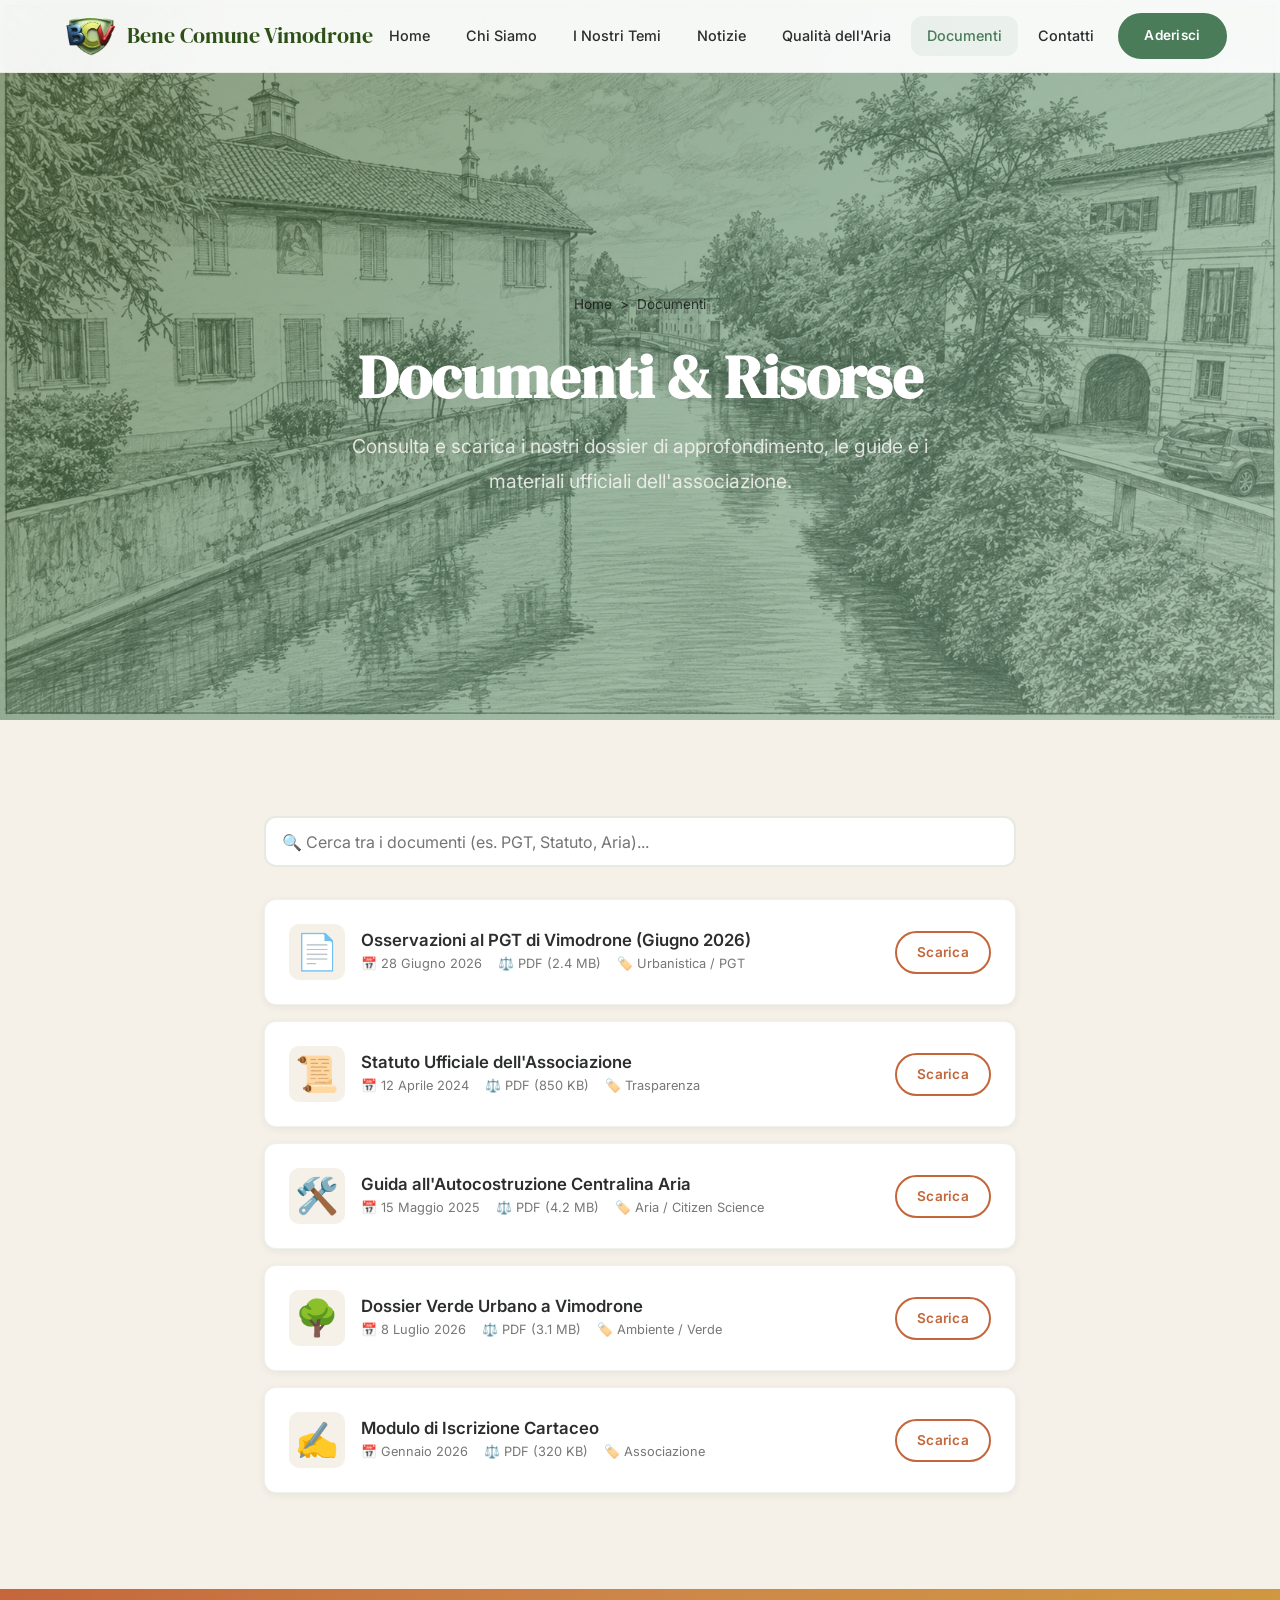
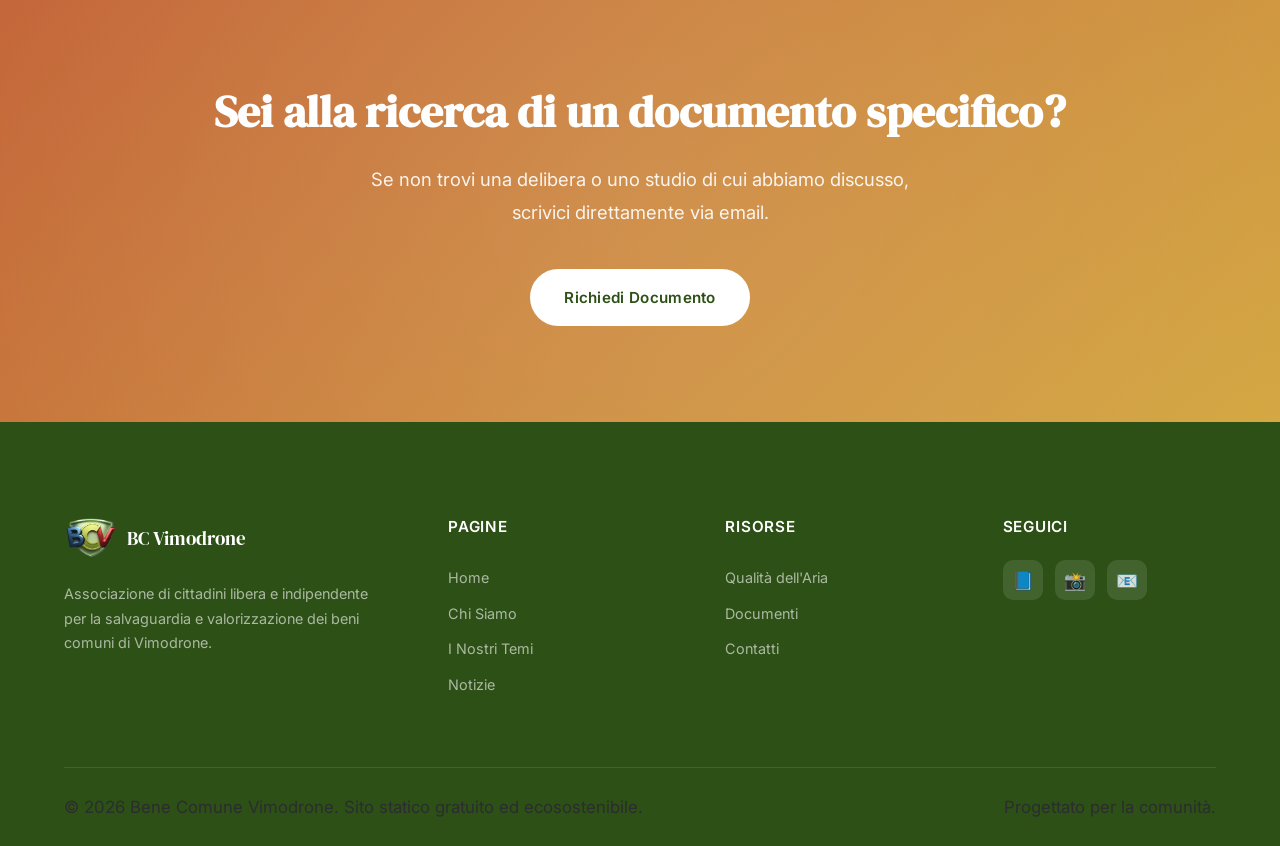
<file: documenti.html>
<!DOCTYPE html>
<html lang="it">
<head>
    <meta charset="UTF-8">
    <meta name="viewport" content="width=device-width, initial-scale=1.0">
    <title>Documenti & Risorse — Bene Comune Vimodrone</title>
    <meta name="description" content="Scarica i nostri dossier, le osservazioni urbanistiche al PGT, lo statuto dell'associazione e le guide all'autocostruzione delle centraline dell'aria.">
    <!-- Favicon -->
    <link rel="icon" type="image/png" href="assets/images/favicon_04.png">
    <!-- Google Fonts -->
    <link rel="stylesheet" href="style.css">
    <style>
        .doc-list {
            display: flex;
            flex-direction: column;
            gap: 1rem;
        }
        .doc-item {
            background-color: var(--bianco);
            border-radius: var(--border-radius);
            padding: var(--space-md);
            border: 1px solid rgba(45,80,22,0.08);
            box-shadow: var(--shadow-sm);
            display: flex;
            align-items: center;
            justify-content: space-between;
            gap: 1rem;
            transition: all var(--transition-fast);
        }
        .doc-item:hover {
            transform: translateX(4px);
            border-color: var(--verde-salvia);
            box-shadow: var(--shadow-md);
        }
        .doc-info {
            display: flex;
            align-items: center;
            gap: 1rem;
        }
        .doc-icon {
            font-size: 2.2rem;
            background-color: var(--crema);
            width: 56px;
            height: 56px;
            border-radius: 10px;
            display: flex;
            align-items: center;
            justify-content: center;
            color: var(--terracotta);
            flex-shrink: 0;
        }
        .doc-details h3 {
            font-family: var(--font-body);
            font-size: 1.05rem;
            font-weight: 600;
            color: var(--antracite);
            margin-bottom: 0.15rem;
        }
        .doc-meta {
            font-size: 0.8rem;
            color: #777;
            display: flex;
            gap: 1rem;
        }
        .doc-meta span {
            display: flex;
            align-items: center;
            gap: 0.25rem;
        }
        .doc-actions {
            flex-shrink: 0;
        }
        @media (max-width: 600px) {
            .doc-item {
                flex-direction: column;
                align-items: flex-start;
            }
            .doc-actions {
                width: 100%;
            }
            .doc-actions .btn {
                width: 100%;
                justify-content: center;
            }
        }
        .search-box {
            width: 100%;
            padding: 0.85rem 1rem;
            border: 2px solid rgba(45,80,22,0.12);
            border-radius: var(--border-radius);
            font-family: var(--font-body);
            font-size: 1rem;
            margin-bottom: 2rem;
        }
        .search-box:focus {
            outline: none;
            border-color: var(--verde-salvia);
        }
    </style>
</head>
<body>

    <!-- NAV BAR -->
    <nav class="navbar" id="navbar">
        <div class="container">
            <a href="index.html" class="nav-logo">
                <img src="assets/images/LOGO_BCV_3D.png" alt="Logo Bene Comune Vimodrone">
                <span>Bene Comune Vimodrone</span>
            </a>
            <div class="nav-links">
                <a href="index.html">Home</a>
                <a href="chi-siamo.html">Chi Siamo</a>
                <a href="temi.html">I Nostri Temi</a>
                <a href="notizie.html">Notizie</a>
                <a href="qualita-aria.html">Qualità dell'Aria</a>
                <a href="documenti.html" class="active">Documenti</a>
                <a href="contatti.html">Contatti</a>
            </div>
            <div class="nav-cta">
                <a href="contatti.html#aderisci" class="btn btn-primary">Aderisci</a>
            </div>
            <button class="hamburger" aria-label="Menu" onclick="document.querySelector('.hamburger').classList.toggle('active'); document.querySelector('.mobile-menu').classList.toggle('active');">
                <span></span>
                <span></span>
                <span></span>
            </button>
        </div>
    </nav>

    <!-- MOBILE MENU -->
    <div class="mobile-menu">
        <a href="index.html">Home</a>
        <a href="chi-siamo.html">Chi Siamo</a>
        <a href="temi.html">I Nostri Temi</a>
        <a href="notizie.html">Notizie</a>
        <a href="qualita-aria.html">Qualità dell'Aria</a>
        <a href="documenti.html" class="active">Documenti</a>
        <a href="contatti.html">Contatti</a>
        <a href="contatti.html#aderisci" class="btn btn-primary" style="margin-top: 1rem; text-align: center;">Aderisci</a>
    </div>

    <!-- PAGE HEADER -->
    <header class="page-header page-header-image" style="--header-bg-image: url('assets/images/ChatGPT Image 2 lug 2026, 17_11_40.png');">
        <div class="container">
            <div class="breadcrumb">
                <a href="index.html">Home</a>
                <span>&gt;</span>
                <span>Documenti</span>
            </div>
            <h1>Documenti & Risorse</h1>
            <p>Consulta e scarica i nostri dossier di approfondimento, le guide e i materiali ufficiali dell'associazione.</p>
        </div>
    </header>

    <!-- ELENCO DOCUMENTI SECTION -->
    <section class="section about" style="background-color: var(--crema);">
        <div class="container" style="max-width: 800px;">
            
            <div class="reveal">
                <!-- Search bar -->
                <input type="text" id="doc-search" class="search-box" placeholder="🔍 Cerca tra i documenti (es. PGT, Statuto, Aria)..." onkeyup="filterDocs()">
            </div>

            <!-- Documents Container -->
            <div class="doc-list reveal">
                
                <!-- Documento 1 -->
                <div class="doc-item" data-title="osservazioni pgt piano governo territorio ambiente" data-cat="pgt">
                    <div class="doc-info">
                        <div class="doc-icon">📄</div>
                        <div class="doc-details">
                            <h3>Osservazioni al PGT di Vimodrone (Giugno 2026)</h3>
                            <div class="doc-meta">
                                <span>📅 28 Giugno 2026</span>
                                <span>⚖️ PDF (2.4 MB)</span>
                                <span>🏷️ Urbanistica / PGT</span>
                            </div>
                        </div>
                    </div>
                    <div class="doc-actions">
                        <a href="#" class="btn btn-outline" style="padding: 0.5rem 1.25rem; font-size: 0.85rem;" download>Scarica</a>
                    </div>
                </div>

                <!-- Documento 2 -->
                <div class="doc-item" data-title="statuto associazione bene comune vimodrone" data-cat="associazione">
                    <div class="doc-info">
                        <div class="doc-icon">📜</div>
                        <div class="doc-details">
                            <h3>Statuto Ufficiale dell'Associazione</h3>
                            <div class="doc-meta">
                                <span>📅 12 Aprile 2024</span>
                                <span>⚖️ PDF (850 KB)</span>
                                <span>🏷️ Trasparenza</span>
                            </div>
                        </div>
                    </div>
                    <div class="doc-actions">
                        <a href="#" class="btn btn-outline" style="padding: 0.5rem 1.25rem; font-size: 0.85rem;" download>Scarica</a>
                    </div>
                </div>

                <!-- Documento 3 -->
                <div class="doc-item" data-title="guida autocostruzione centralina polveri sottili sds011 luftdaten" data-cat="aria" id="aria">
                    <div class="doc-info">
                        <div class="doc-icon">🛠️</div>
                        <div class="doc-details">
                            <h3>Guida all'Autocostruzione Centralina Aria</h3>
                            <div class="doc-meta">
                                <span>📅 15 Maggio 2025</span>
                                <span>⚖️ PDF (4.2 MB)</span>
                                <span>🏷️ Aria / Citizen Science</span>
                            </div>
                        </div>
                    </div>
                    <div class="doc-actions">
                        <a href="#" class="btn btn-outline" style="padding: 0.5rem 1.25rem; font-size: 0.85rem;" download>Scarica</a>
                    </div>
                </div>

                <!-- Documento 4 -->
                <div class="doc-item" data-title="dossier alberature e verde urbano vimodrone" data-cat="verde">
                    <div class="doc-info">
                        <div class="doc-icon">🌳</div>
                        <div class="doc-details">
                            <h3>Dossier Verde Urbano a Vimodrone</h3>
                            <div class="doc-meta">
                                <span>📅 8 Luglio 2026</span>
                                <span>⚖️ PDF (3.1 MB)</span>
                                <span>🏷️ Ambiente / Verde</span>
                            </div>
                        </div>
                    </div>
                    <div class="doc-actions">
                        <a href="#" class="btn btn-outline" style="padding: 0.5rem 1.25rem; font-size: 0.85rem;" download>Scarica</a>
                    </div>
                </div>

                <!-- Documento 5 -->
                <div class="doc-item" data-title="modulo iscrizione associazione adesione" data-cat="associazione">
                    <div class="doc-info">
                        <div class="doc-icon">✍️</div>
                        <div class="doc-details">
                            <h3>Modulo di Iscrizione Cartaceo</h3>
                            <div class="doc-meta">
                                <span>📅 Gennaio 2026</span>
                                <span>⚖️ PDF (320 KB)</span>
                                <span>🏷️ Associazione</span>
                            </div>
                        </div>
                    </div>
                    <div class="doc-actions">
                        <a href="#" class="btn btn-outline" style="padding: 0.5rem 1.25rem; font-size: 0.85rem;" download>Scarica</a>
                    </div>
                </div>

            </div>
        </div>
    </section>

    <!-- CALL TO ACTION -->
    <section class="section cta">
        <div class="container">
            <div class="reveal">
                <h2>Sei alla ricerca di un documento specifico?</h2>
                <p>Se non trovi una delibera o uno studio di cui abbiamo discusso, scrivici direttamente via email.</p>
                <div class="cta-buttons">
                    <a href="contatti.html" class="btn btn-white">Richiedi Documento</a>
                </div>
            </div>
        </div>
    </section>

    <!-- FOOTER -->
    <footer class="footer">
        <div class="container">
            <div class="footer-grid">
                <div class="footer-brand">
                    <a href="index.html" class="nav-logo">
                        <img src="assets/images/LOGO_BCV_3D.png" alt="Logo Bene Comune Vimodrone">
                        <span style="color: white;">BC Vimodrone</span>
                    </a>
                    <p>Associazione di cittadini libera e indipendente per la salvaguardia e valorizzazione dei beni comuni di Vimodrone.</p>
                </div>
                <div>
                    <h4>Pagine</h4>
                    <ul class="footer-links">
                        <li><a href="index.html">Home</a></li>
                        <li><a href="chi-siamo.html">Chi Siamo</a></li>
                        <li><a href="temi.html">I Nostri Temi</a></li>
                        <li><a href="notizie.html">Notizie</a></li>
                    </ul>
                </div>
                <div>
                    <h4>Risorse</h4>
                    <ul class="footer-links">
                        <li><a href="qualita-aria.html">Qualità dell'Aria</a></li>
                        <li><a href="documenti.html">Documenti</a></li>
                        <li><a href="contatti.html">Contatti</a></li>
                    </ul>
                </div>
                <div>
                    <h4>Seguici</h4>
                    <div class="footer-social">
                        <a href="#" aria-label="Facebook">📘</a>
                        <a href="#" aria-label="Instagram">📸</a>
                        <a href="mailto:info@benecomunevimodrone.it" aria-label="Email">📧</a>
                    </div>
                </div>
            </div>
            <div class="footer-bottom">
                <p>&copy; 2026 Bene Comune Vimodrone. Sito statico gratuito ed ecosostenibile.</p>
                <p>Progettato per la comunità.</p>
            </div>
        </div>
    </footer>

    <!-- Script JS & Filter Logic -->
    <script src="script.js"></script>
    <script>
        function filterDocs() {
            const query = document.getElementById('doc-search').value.toLowerCase();
            const items = document.querySelectorAll('.doc-item');
            
            items.forEach(item => {
                const text = item.getAttribute('data-title');
                if (text.includes(query)) {
                    item.style.display = 'flex';
                } else {
                    item.style.display = 'none';
                }
            });
        }
    </script>
</body>
</html>
</file>
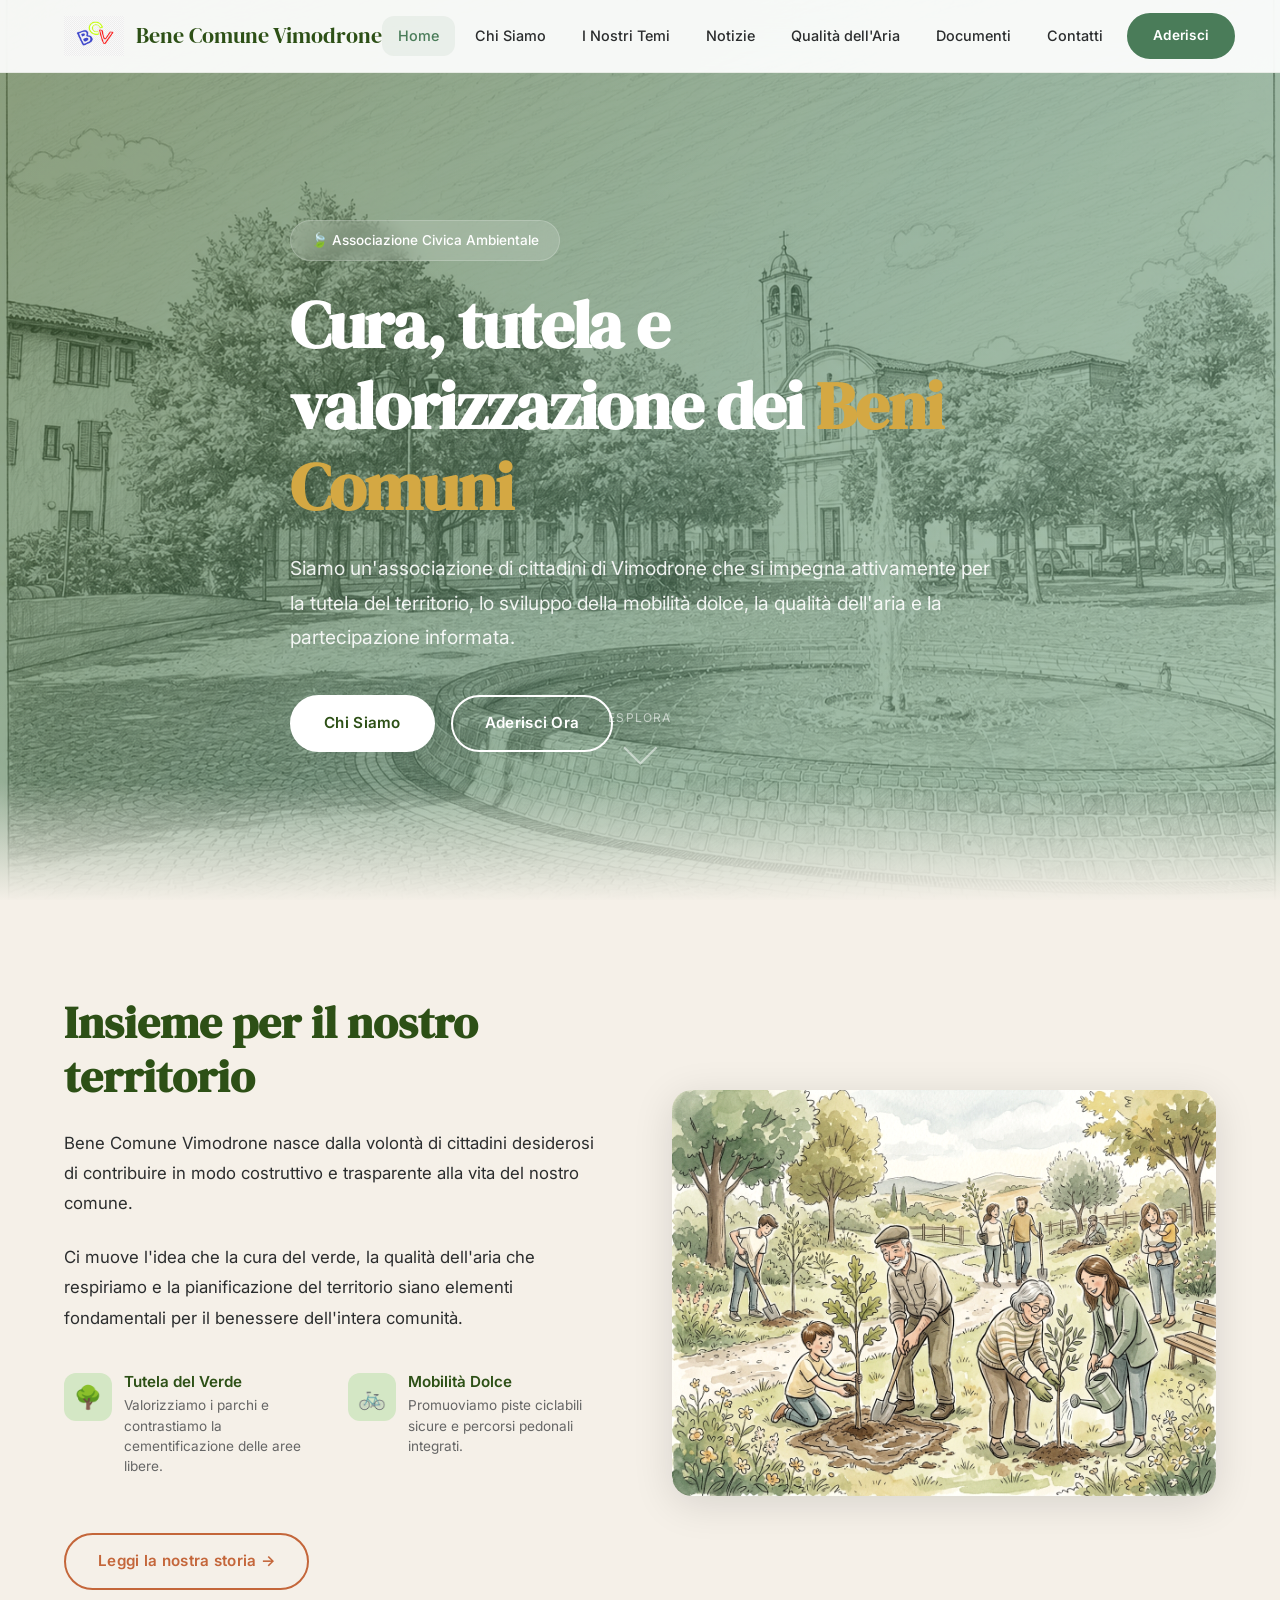
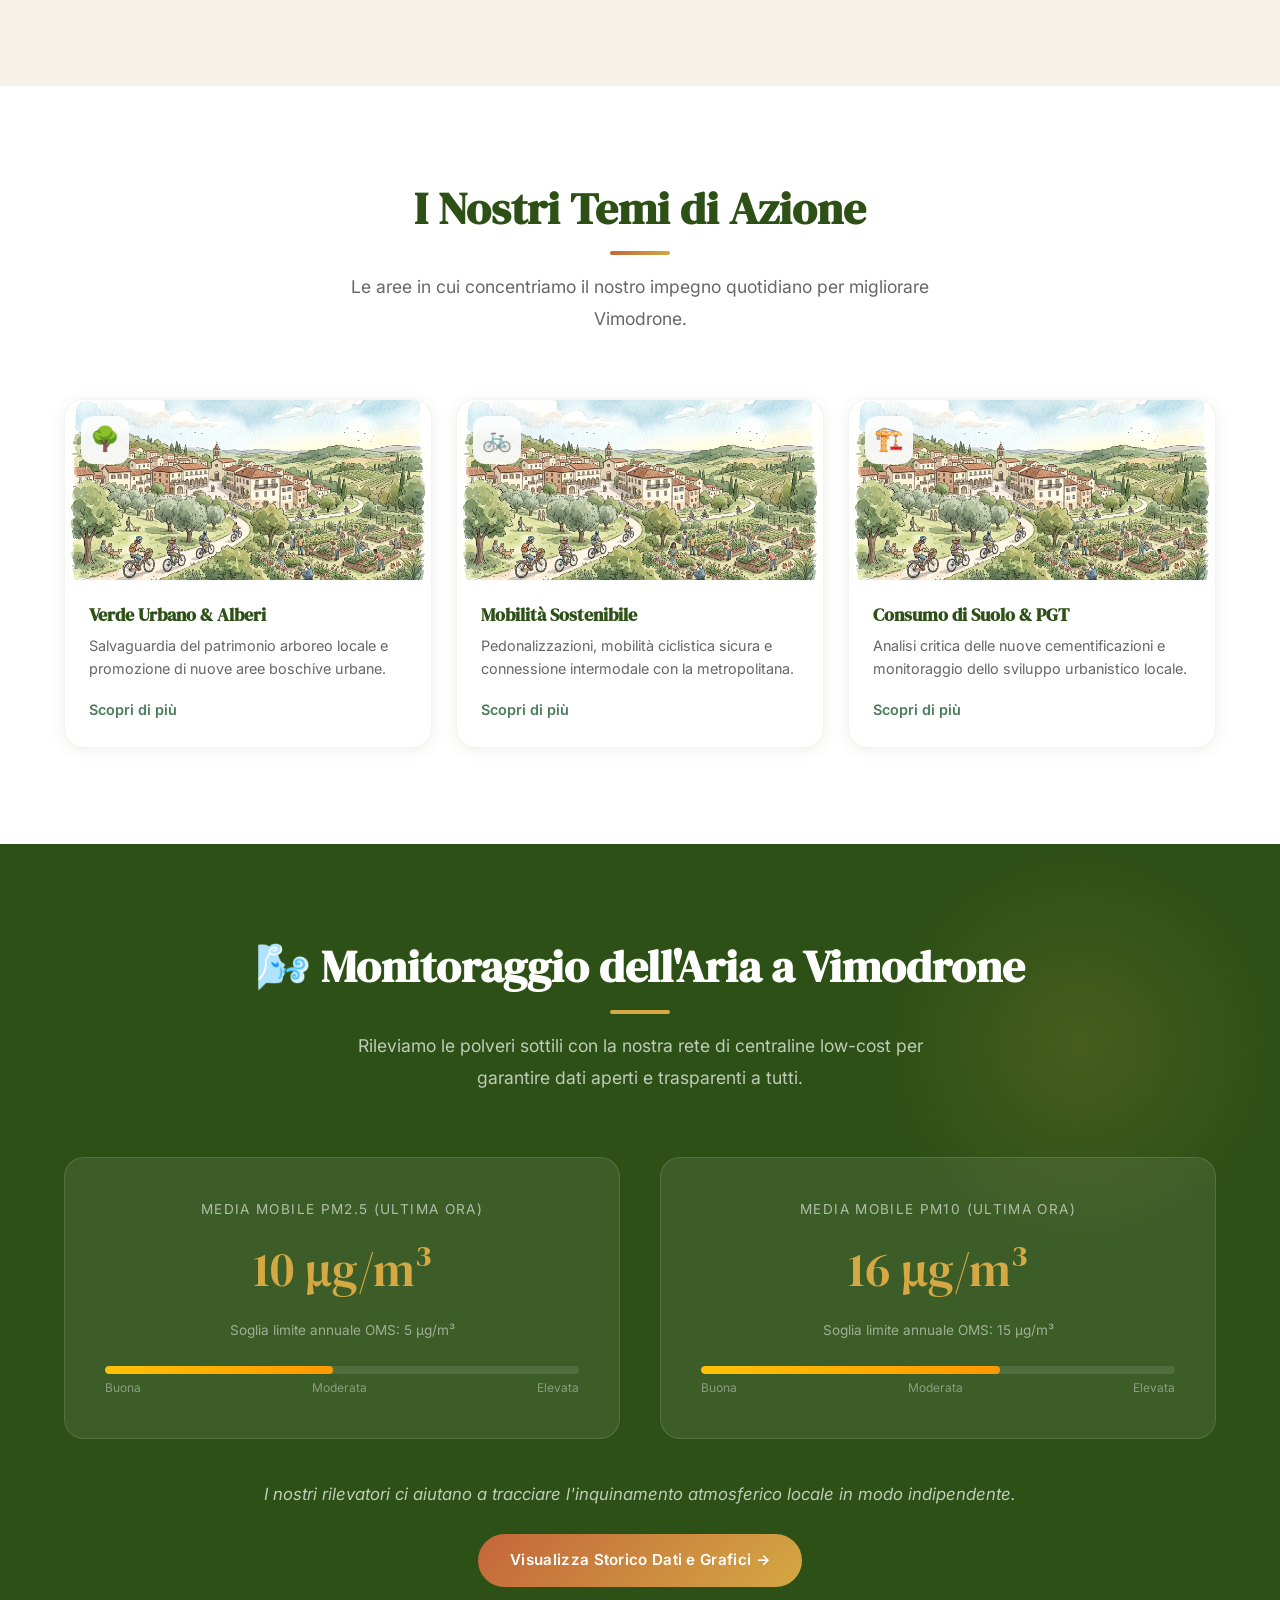
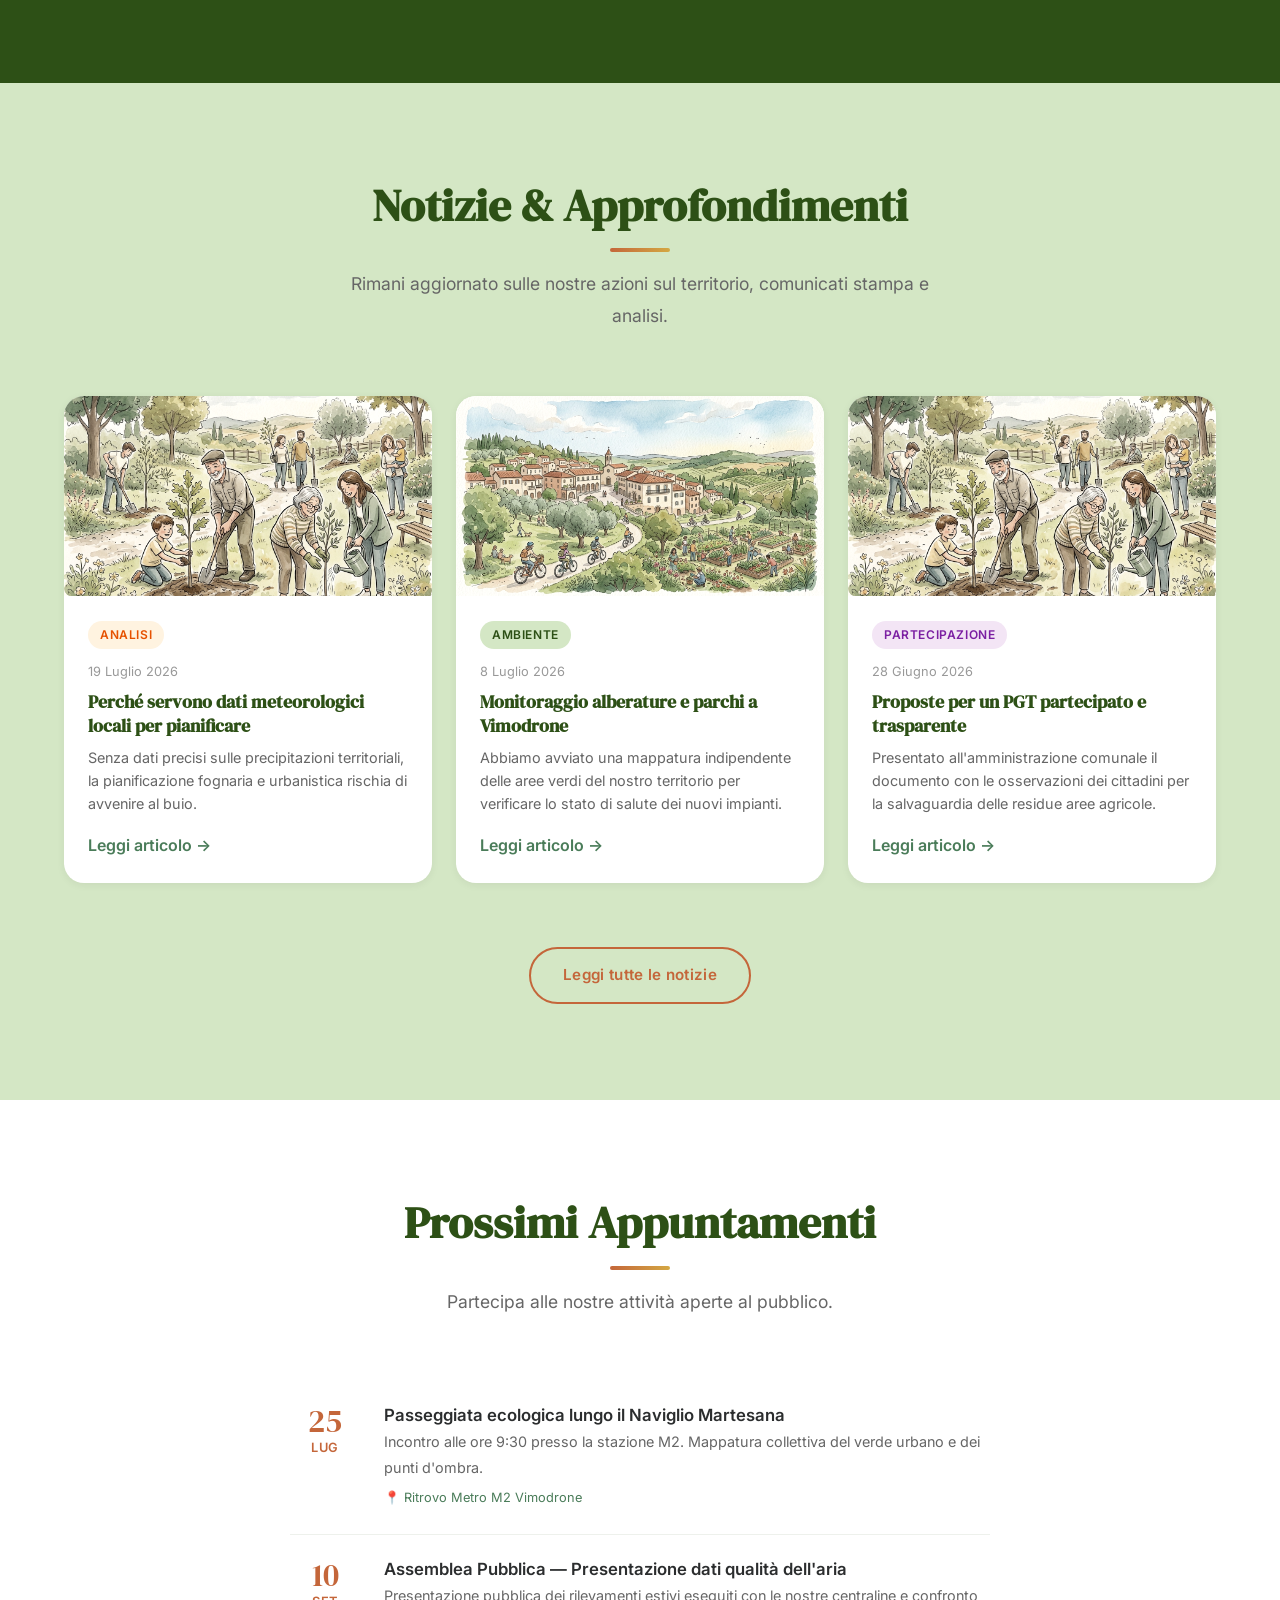
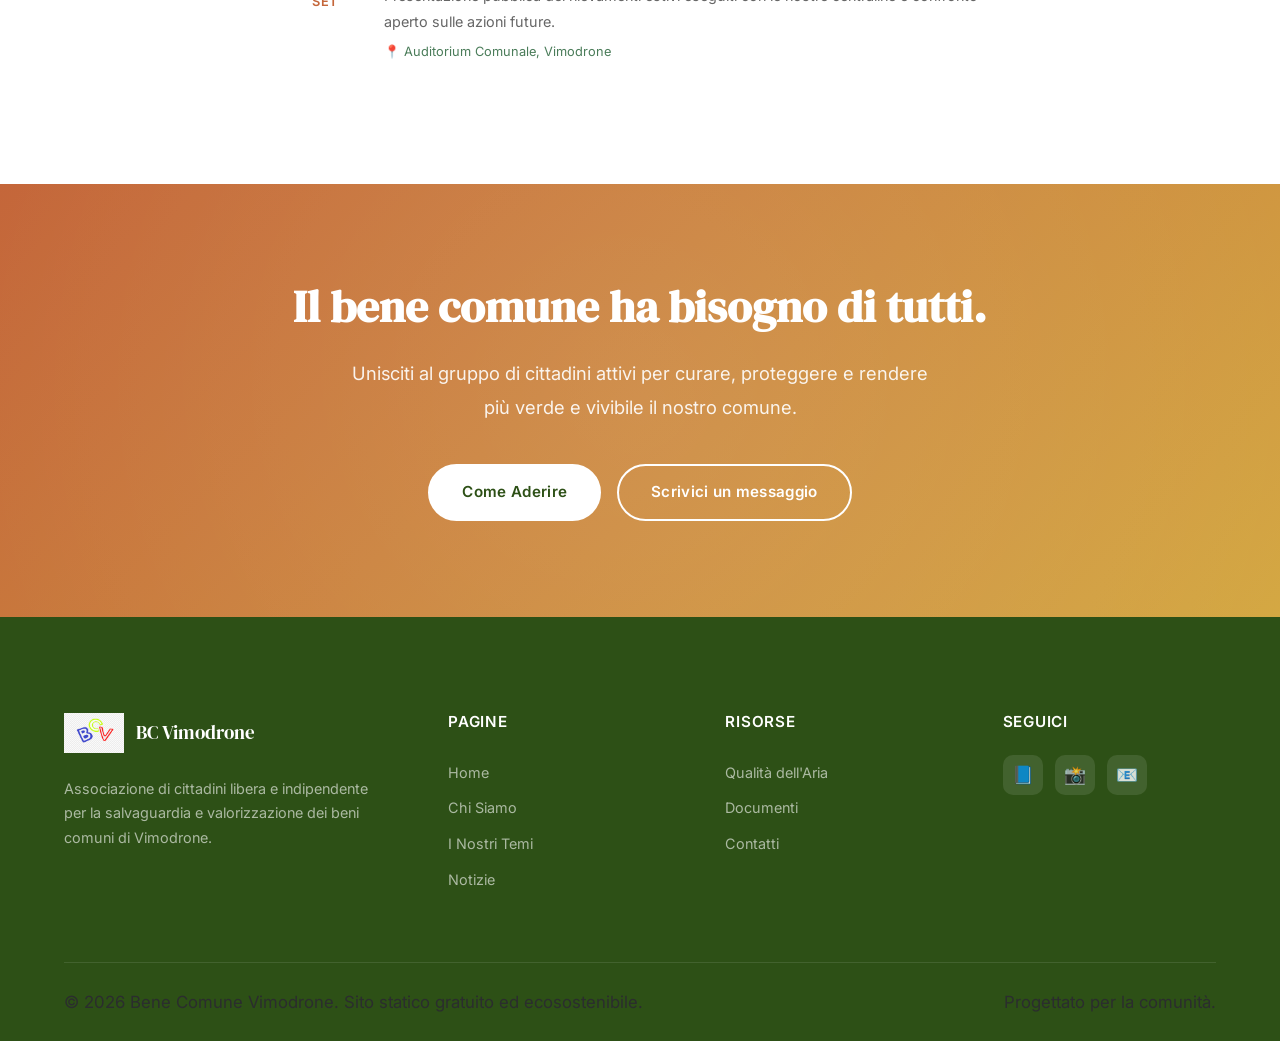
<file: index_00.html>
<!DOCTYPE html>
<html lang="it">
    
<head>
    <meta charset="UTF-8">
    <meta name="viewport" content="width=device-width, initial-scale=1.0">
    <title>Bene Comune Vimodrone — Insieme per l'aria, il verde e la comunità</title>
    <meta name="description" content="Associazione di cittadini a Vimodrone impegnata per la tutela dell'ambiente, la mobilità sostenibile, la qualità dell'aria e la partecipazione attiva.">
    <!-- Favicon -->
    <link rel="icon" type="image/png" href="assets/images/favicon_04.png">
    <!-- Google Fonts -->
    <link rel="stylesheet" href="style.css">
</head>
<body>

    <!-- NAV BAR -->
    <nav class="navbar" id="navbar">
        <div class="container">
            <a href="index.html" class="nav-logo">
                <img src="assets/images/LOGO_BCV.png" alt="Logo Bene Comune Vimodrone">
                <span>Bene Comune Vimodrone</span>
            </a>
            <div class="nav-links">
                <a href="index.html" class="active">Home</a>
                <a href="chi-siamo.html">Chi Siamo</a>
                <a href="temi.html">I Nostri Temi</a>
                <a href="notizie.html">Notizie</a>
                <a href="qualita-aria.html">Qualità dell'Aria</a>
                <a href="documenti.html">Documenti</a>
                <a href="contatti.html">Contatti</a>
            </div>
            <div class="nav-cta">
                <a href="contatti.html#aderisci" class="btn btn-primary">Aderisci</a>
            </div>
            <button class="hamburger" aria-label="Menu" onclick="document.querySelector('.hamburger').classList.toggle('active'); document.querySelector('.mobile-menu').classList.toggle('active');">
                <span></span>
                <span></span>
                <span></span>
            </button>
        </div>
    </nav>

    <!-- MOBILE MENU -->
    <div class="mobile-menu">
        <a href="index.html" class="active">Home</a>
        <a href="chi-siamo.html">Chi Siamo</a>
        <a href="temi.html">I Nostri Temi</a>
        <a href="notizie.html">Notizie</a>
        <a href="qualita-aria.html">Qualità dell'Aria</a>
        <a href="documenti.html">Documenti</a>
        <a href="contatti.html">Contatti</a>
        <a href="contatti.html#aderisci" class="btn btn-primary" style="margin-top: 1rem; text-align: center;">Aderisci</a>
    </div>

    <!-- HERO SECTION -->
    <header class="hero">
        <div class="container">
            <div class="hero-content reveal">
                <div class="hero-badge">🍃 Associazione Civica Ambientale</div>
                <h1>Cura, tutela e valorizzazione dei <span class="highlight">Beni Comuni</span></h1>
                <p>Siamo un'associazione di cittadini di Vimodrone che si impegna attivamente per la tutela del territorio, lo sviluppo della mobilità dolce, la qualità dell'aria e la partecipazione informata.</p>
                <div class="hero-buttons">
                    <a href="chi-siamo.html" class="btn btn-white">Chi Siamo</a>
                    <a href="contatti.html#aderisci" class="btn btn-secondary">Aderisci Ora</a>
                </div>
            </div>
        </div>
        <div class="scroll-indicator">
            <span>Esplora</span>
            <div class="arrow"></div>
        </div>
    </header>

    <!-- CHI SIAMO (Sezione 2) -->
    <section class="section about">
        <div class="container">
            <div class="about-grid">
                <div class="about-text reveal">
                    <h2>Insieme per il nostro territorio</h2>
                    <p>Bene Comune Vimodrone nasce dalla volontà di cittadini desiderosi di contribuire in modo costruttivo e trasparente alla vita del nostro comune.</p>
                    <p>Ci muove l'idea che la cura del verde, la qualità dell'aria che respiriamo e la pianificazione del territorio siano elementi fondamentali per il benessere dell'intera comunità.</p>
                    
                    <div class="about-features">
                        <div class="about-feature">
                            <div class="feature-icon">🌳</div>
                            <div>
                                <h4>Tutela del Verde</h4>
                                <p>Valorizziamo i parchi e contrastiamo la cementificazione delle aree libere.</p>
                            </div>
                        </div>
                        <div class="about-feature">
                            <div class="feature-icon">🚲</div>
                            <div>
                                <h4>Mobilità Dolce</h4>
                                <p>Promuoviamo piste ciclabili sicure e percorsi pedonali integrati.</p>
                            </div>
                        </div>
                    </div>
                    <div style="margin-top: 2rem;">
                        <a href="chi-siamo.html" class="btn btn-outline">Leggi la nostra storia →</a>
                    </div>
                </div>
                <div class="about-image reveal reveal-delay-2">
                    <img src="assets/images/community.jpg" alt="Cittadini attivi per il bene comune a Vimodrone">
                </div>
            </div>
        </div>
    </section>

    <!-- I NOSTRI TEMI (Sezione 3) -->
    <section class="section themes">
        <div class="container">
            <div class="section-header reveal">
                <h2>I Nostri Temi di Azione</h2>
                <p>Le aree in cui concentriamo il nostro impegno quotidiano per migliorare Vimodrone.</p>
            </div>
            <div class="themes-grid">
                <!-- Tema 1 -->
                <a href="temi.html#verde" class="theme-card reveal">
                    <div class="theme-card-image">
                        <img src="assets/images/hero.jpg" alt="Verde Urbano">
                        <div class="theme-emoji">🌳</div>
                    </div>
                    <div class="theme-card-body">
                        <h3>Verde Urbano & Alberi</h3>
                        <p>Salvaguardia del patrimonio arboreo locale e promozione di nuove aree boschive urbane.</p>
                        <span class="theme-card-link">Scopri di più</span>
                    </div>
                </a>
                <!-- Tema 2 -->
                <a href="temi.html#mobilita" class="theme-card reveal reveal-delay-1">
                    <div class="theme-card-image">
                        <img src="assets/images/hero.jpg" alt="Mobilità Sostenibile">
                        <div class="theme-emoji">🚲</div>
                    </div>
                    <div class="theme-card-body">
                        <h3>Mobilità Sostenibile</h3>
                        <p>Pedonalizzazioni, mobilità ciclistica sicura e connessione intermodale con la metropolitana.</p>
                        <span class="theme-card-link">Scopri di più</span>
                    </div>
                </a>
                <!-- Tema 3 -->
                <a href="temi.html#urbanistica" class="theme-card reveal reveal-delay-2">
                    <div class="theme-card-image">
                        <img src="assets/images/hero.jpg" alt="Consumo di Suolo">
                        <div class="theme-emoji">🏗️</div>
                    </div>
                    <div class="theme-card-body">
                        <h3>Consumo di Suolo & PGT</h3>
                        <p>Analisi critica delle nuove cementificazioni e monitoraggio dello sviluppo urbanistico locale.</p>
                        <span class="theme-card-link">Scopri di più</span>
                    </div>
                </a>
            </div>
        </div>
    </section>

    <!-- QUALITÀ DELL'ARIA (Sezione 4) -->
    <section class="section air-quality">
        <div class="container">
            <div class="section-header reveal">
                <h2>🌬️ Monitoraggio dell'Aria a Vimodrone</h2>
                <p>Rileviamo le polveri sottili con la nostra rete di centraline low-cost per garantire dati aperti e trasparenti a tutti.</p>
            </div>
            
            <div class="air-data-grid">
                <div class="air-card reveal">
                    <div class="label">Media Mobile PM2.5 (Ultima ora)</div>
                    <div class="value" data-count="24" data-suffix=" µg/m³">0 µg/m³</div>
                    <div class="unit">Soglia limite annuale OMS: 5 µg/m³</div>
                    <div class="air-bar">
                        <div class="air-bar-track">
                            <div class="air-bar-fill moderate" data-width="48%"></div>
                        </div>
                        <div class="air-bar-legend">
                            <span>Buona</span>
                            <span>Moderata</span>
                            <span>Elevata</span>
                        </div>
                    </div>
                </div>
                
                <div class="air-card reveal reveal-delay-1">
                    <div class="label">Media Mobile PM10 (Ultima ora)</div>
                    <div class="value" data-count="38" data-suffix=" µg/m³">0 µg/m³</div>
                    <div class="unit">Soglia limite annuale OMS: 15 µg/m³</div>
                    <div class="air-bar">
                        <div class="air-bar-track">
                            <div class="air-bar-fill moderate" data-width="63%"></div>
                        </div>
                        <div class="air-bar-legend">
                            <span>Buona</span>
                            <span>Moderata</span>
                            <span>Elevata</span>
                        </div>
                    </div>
                </div>
            </div>

            <div class="air-quality-footer reveal">
                <p>I nostri rilevatori ci aiutano a tracciare l'inquinamento atmosferico locale in modo indipendente.</p>
                <a href="qualita-aria.html" class="btn btn-accent">Visualizza Storico Dati e Grafici →</a>
            </div>
        </div>
    </section>

    <!-- ULTIME NOTIZIE (Sezione 5) -->
    <section class="section news">
        <div class="container">
            <div class="section-header reveal">
                <h2>Notizie & Approfondimenti</h2>
                <p>Rimani aggiornato sulle nostre azioni sul territorio, comunicati stampa e analisi.</p>
            </div>
            <div class="news-grid">
                <!-- Notizia 1 -->
                <article class="news-card reveal">
                    <div class="news-card-image">
                        <img src="assets/images/community.jpg" alt="Articolo centraline">
                    </div>
                    <div class="news-card-body">
                        <span class="news-tag urbanistica">Analisi</span>
                        <div class="date">19 Luglio 2026</div>
                        <h3>Perché servono dati meteorologici locali per pianificare</h3>
                        <p>Senza dati precisi sulle precipitazioni territoriali, la pianificazione fognaria e urbanistica rischia di avvenire al buio.</p>
                        <a href="notizie.html#articolo-1" style="color: var(--verde-salvia); font-weight: 600; margin-top: 1rem; display: inline-block;">Leggi articolo →</a>
                    </div>
                </article>
                <!-- Notizia 2 -->
                <article class="news-card reveal reveal-delay-1">
                    <div class="news-card-image">
                        <img src="assets/images/hero.jpg" alt="Articolo centraline">
                    </div>
                    <div class="news-card-body">
                        <span class="news-tag verde">Ambiente</span>
                        <div class="date">8 Luglio 2026</div>
                        <h3>Monitoraggio alberature e parchi a Vimodrone</h3>
                        <p>Abbiamo avviato una mappatura indipendente delle aree verdi del nostro territorio per verificare lo stato di salute dei nuovi impianti.</p>
                        <a href="notizie.html#articolo-2" style="color: var(--verde-salvia); font-weight: 600; margin-top: 1rem; display: inline-block;">Leggi articolo →</a>
                    </div>
                </article>
                <!-- Notizia 3 -->
                <article class="news-card reveal reveal-delay-2">
                    <div class="news-card-image">
                        <img src="assets/images/community.jpg" alt="Articolo centraline">
                    </div>
                    <div class="news-card-body">
                        <span class="news-tag partecipazione">Partecipazione</span>
                        <div class="date">28 Giugno 2026</div>
                        <h3>Proposte per un PGT partecipato e trasparente</h3>
                        <p>Presentato all'amministrazione comunale il documento con le osservazioni dei cittadini per la salvaguardia delle residue aree agricole.</p>
                        <a href="notizie.html#articolo-3" style="color: var(--verde-salvia); font-weight: 600; margin-top: 1rem; display: inline-block;">Leggi articolo →</a>
                    </div>
                </article>
            </div>
            <div class="news-footer reveal">
                <a href="notizie.html" class="btn btn-outline">Leggi tutte le notizie</a>
            </div>
        </div>
    </section>

    <!-- PROSSIMI EVENTI (Sezione 6) -->
    <section class="section events">
        <div class="container">
            <div class="section-header reveal">
                <h2>Prossimi Appuntamenti</h2>
                <p>Partecipa alle nostre attività aperte al pubblico.</p>
            </div>
            
            <div class="events-timeline reveal">
                <!-- Evento 1 -->
                <div class="event-item">
                    <div class="event-date">
                        <div class="day">25</div>
                        <div class="month">Lug</div>
                    </div>
                    <div class="event-details">
                        <h4>Passeggiata ecologica lungo il Naviglio Martesana</h4>
                        <p>Incontro alle ore 9:30 presso la stazione M2. Mappatura collettiva del verde urbano e dei punti d'ombra.</p>
                        <span class="event-location">📍 Ritrovo Metro M2 Vimodrone</span>
                    </div>
                </div>
                <!-- Evento 2 -->
                <div class="event-item">
                    <div class="event-date">
                        <div class="day">10</div>
                        <div class="month">Set</div>
                    </div>
                    <div class="event-details">
                        <h4>Assemblea Pubblica — Presentazione dati qualità dell'aria</h4>
                        <p>Presentazione pubblica dei rilevamenti estivi eseguiti con le nostre centraline e confronto aperto sulle azioni future.</p>
                        <span class="event-location">📍 Auditorium Comunale, Vimodrone</span>
                    </div>
                </div>
            </div>
        </div>
    </section>

    <!-- CALL TO ACTION (Sezione 7) -->
    <section class="section cta">
        <div class="container">
            <div class="reveal">
                <h2>Il bene comune ha bisogno di tutti.</h2>
                <p>Unisciti al gruppo di cittadini attivi per curare, proteggere e rendere più verde e vivibile il nostro comune.</p>
                <div class="cta-buttons">
                    <a href="contatti.html#aderisci" class="btn btn-white">Come Aderire</a>
                    <a href="contatti.html" class="btn btn-secondary">Scrivici un messaggio</a>
                </div>
            </div>
        </div>
    </section>

    <!-- FOOTER (Sezione 8) -->
    <footer class="footer">
        <div class="container">
            <div class="footer-grid">
                <div class="footer-brand">
                    <a href="#" class="nav-logo">
                        <img src="assets/images/LOGO_BCV.png" alt="Logo Bene Comune Vimodrone">
                        <span style="color: white;">BC Vimodrone</span>
                    </a>
                    <p>Associazione di cittadini libera e indipendente per la salvaguardia e valorizzazione dei beni comuni di Vimodrone.</p>
                </div>
                <div>
                    <h4>Pagine</h4>
                    <ul class="footer-links">
                        <li><a href="index.html">Home</a></li>
                        <li><a href="chi-siamo.html">Chi Siamo</a></li>
                        <li><a href="temi.html">I Nostri Temi</a></li>
                        <li><a href="notizie.html">Notizie</a></li>
                    </ul>
                </div>
                <div>
                    <h4>Risorse</h4>
                    <ul class="footer-links">
                        <li><a href="qualita-aria.html">Qualità dell'Aria</a></li>
                        <li><a href="documenti.html">Documenti</a></li>
                        <li><a href="contatti.html">Contatti</a></li>
                    </ul>
                </div>
                <div>
                    <h4>Seguici</h4>
                    <div class="footer-social">
                        <a href="#" aria-label="Facebook">📘</a>
                        <a href="#" aria-label="Instagram">📸</a>
                        <a href="mailto:info@benecomunevimodrone.it" aria-label="Email">📧</a>
                    </div>
                </div>
            </div>
            <div class="footer-bottom">
                <p>&copy; 2026 Bene Comune Vimodrone. Sito statico gratuito ed ecosostenibile.</p>
                <p>Progettato per la comunità.</p>
            </div>
        </div>
    </footer>

    <!-- Script JS -->
    <script src="script.js"></script>
</body>
</html>
</file>
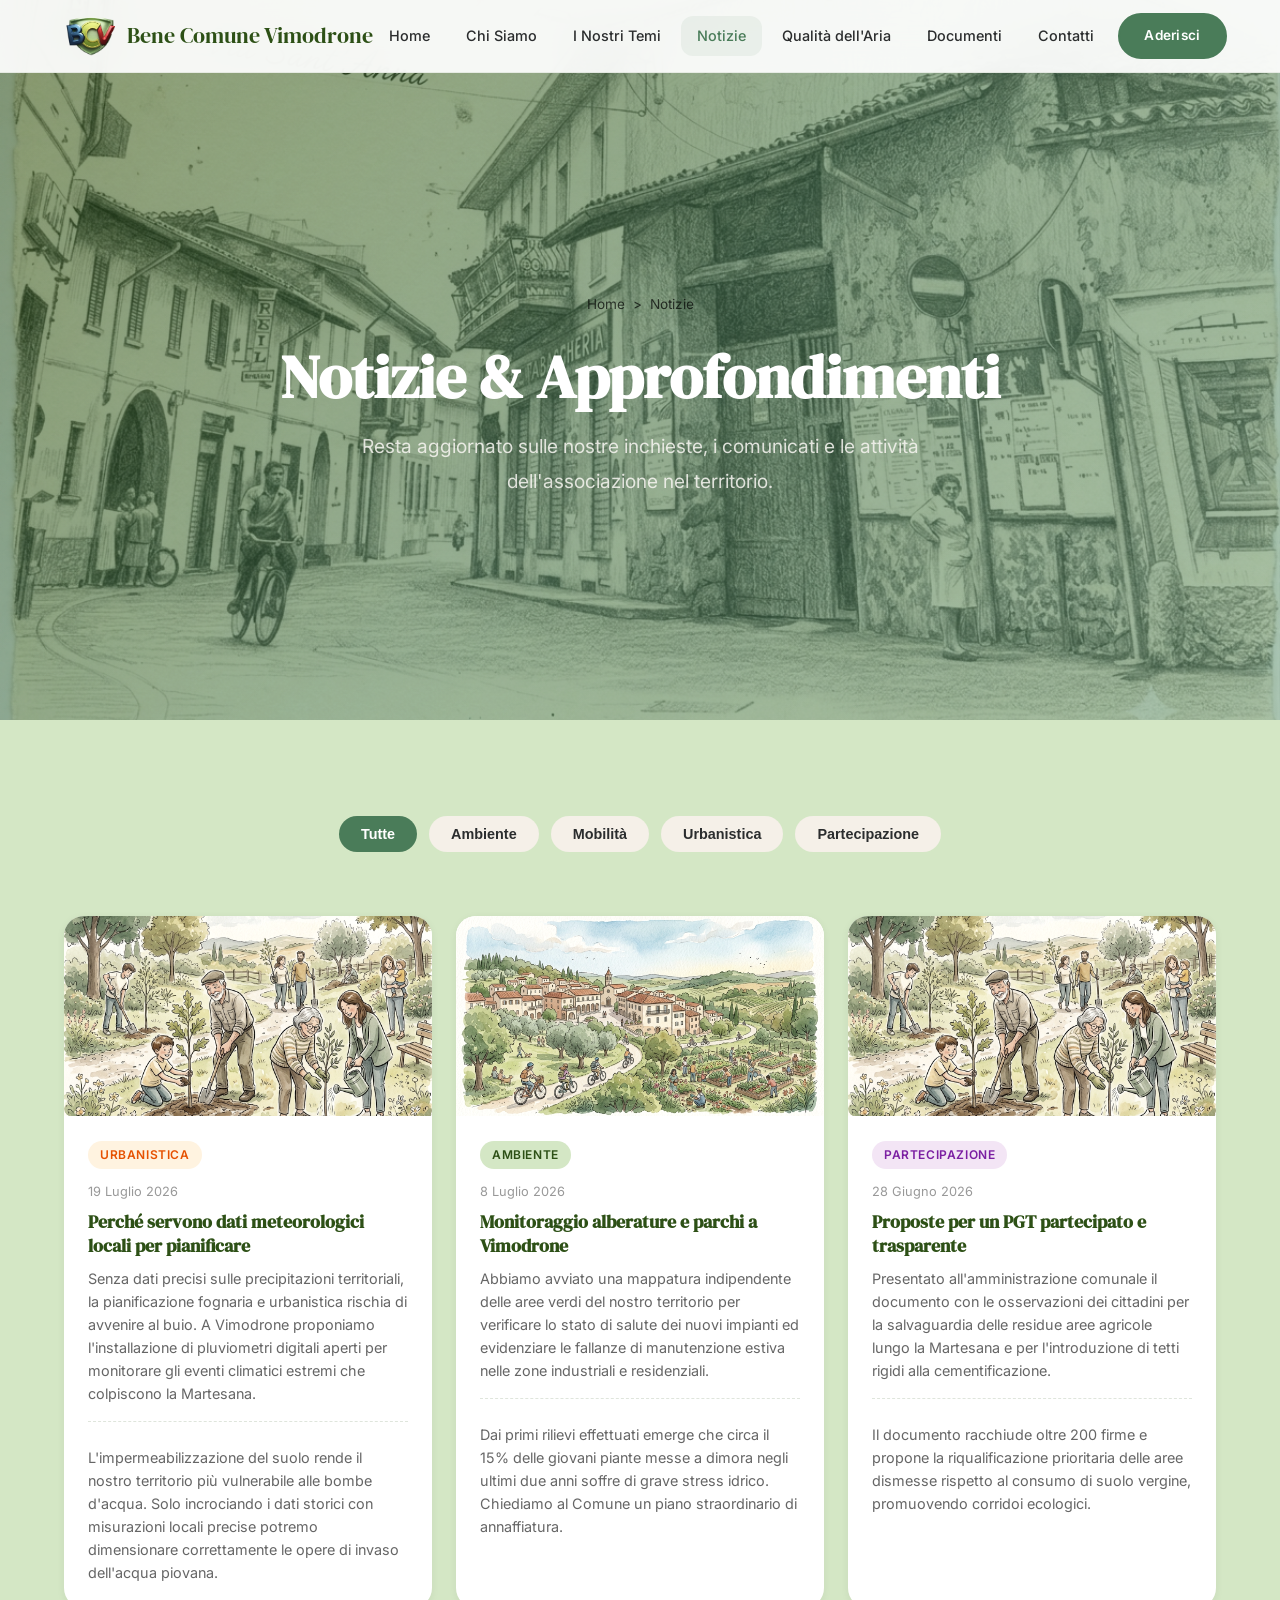
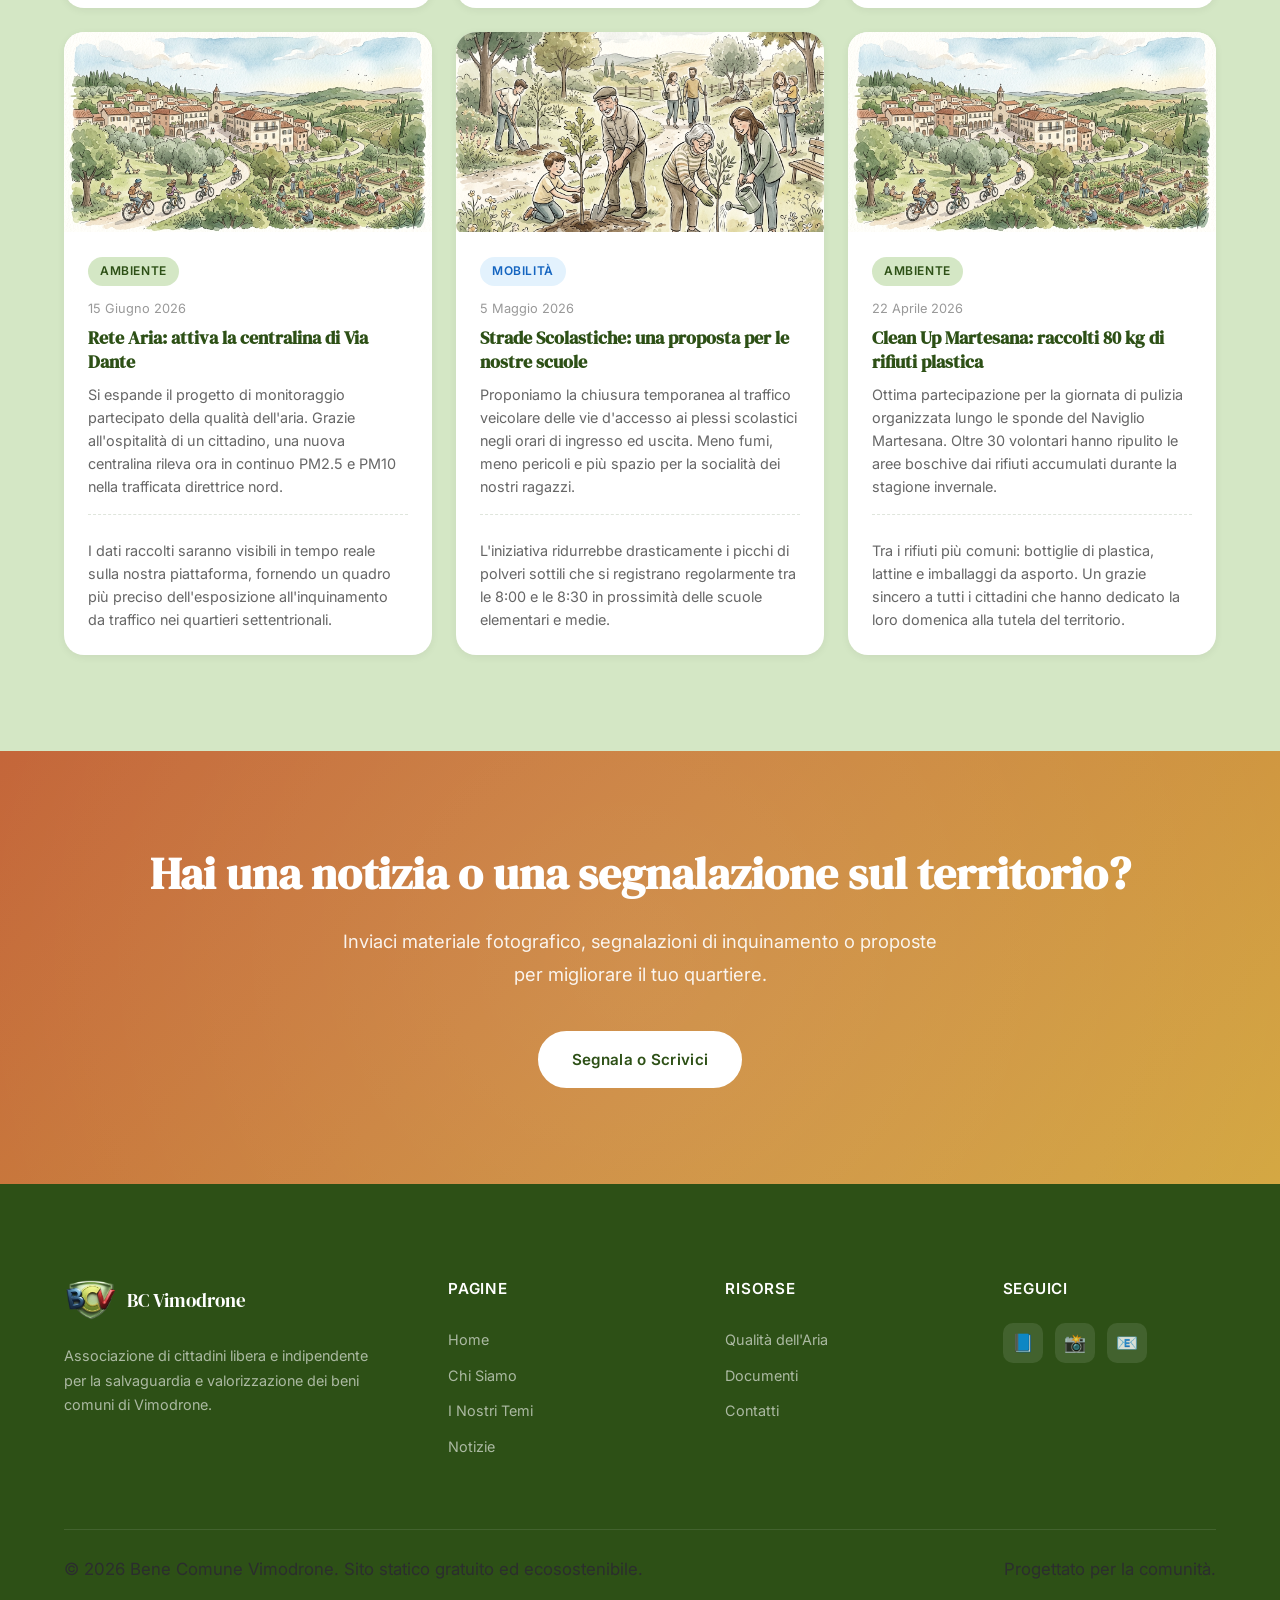
<file: notizie.html>
<!DOCTYPE html>
<html lang="it">
<head>
    <meta charset="UTF-8">
    <meta name="viewport" content="width=device-width, initial-scale=1.0">
    <title>Notizie & Approfondimenti — Bene Comune Vimodrone</title>
    <meta name="description" content="Leggi le ultime novità, i comunicati stampa e gli approfondimenti ecologici e urbanistici curati dall'associazione Bene Comune Vimodrone.">
    <!-- Favicon -->
    <link rel="icon" type="image/png" href="assets/images/favicon_04.png">
    <!-- Google Fonts -->
    <link rel="stylesheet" href="style.css">
    <style>
        /* Extra styling for category filtering in Noticias */
        .filter-bar {
            display: flex;
            justify-content: center;
            gap: 0.75rem;
            flex-wrap: wrap;
            margin-bottom: var(--space-xl);
        }
        .filter-btn {
            background-color: var(--crema);
            color: var(--antracite);
            border: 2px solid transparent;
            padding: 0.5rem 1.25rem;
            border-radius: var(--border-radius-pill);
            cursor: pointer;
            font-weight: 600;
            font-size: 0.9rem;
            transition: all var(--transition-fast);
        }
        .filter-btn.active, .filter-btn:hover {
            background-color: var(--verde-salvia);
            color: var(--bianco);
        }
        .article-content {
            margin-top: 1rem;
            padding-top: 1rem;
            border-top: 1px dashed rgba(45,80,22,0.15);
            font-size: 0.95rem;
            color: #444;
            display: none; /* Can be toggled or visible if requested */
        }
        /* Style for anchor scroll highlights */
        article:target {
            border: 2px solid var(--terracotta);
            transform: scale(1.02);
            box-shadow: var(--shadow-lg);
        }
    </style>
</head>
<body>

    <!-- NAV BAR -->
    <nav class="navbar" id="navbar">
        <div class="container">
            <a href="index.html" class="nav-logo">
                <img src="assets/images/LOGO_BCV_3D.png" alt="Logo Bene Comune Vimodrone">
                <span>Bene Comune Vimodrone</span>
            </a>
            <div class="nav-links">
                <a href="index.html">Home</a>
                <a href="chi-siamo.html">Chi Siamo</a>
                <a href="temi.html">I Nostri Temi</a>
                <a href="notizie.html" class="active">Notizie</a>
                <a href="qualita-aria.html">Qualità dell'Aria</a>
                <a href="documenti.html">Documenti</a>
                <a href="contatti.html">Contatti</a>
            </div>
            <div class="nav-cta">
                <a href="contatti.html#aderisci" class="btn btn-primary">Aderisci</a>
            </div>
            <button class="hamburger" aria-label="Menu" onclick="document.querySelector('.hamburger').classList.toggle('active'); document.querySelector('.mobile-menu').classList.toggle('active');">
                <span></span>
                <span></span>
                <span></span>
            </button>
        </div>
    </nav>

    <!-- MOBILE MENU -->
    <div class="mobile-menu">
        <a href="index.html">Home</a>
        <a href="chi-siamo.html">Chi Siamo</a>
        <a href="temi.html">I Nostri Temi</a>
        <a href="notizie.html" class="active">Notizie</a>
        <a href="qualita-aria.html">Qualità dell'Aria</a>
        <a href="documenti.html">Documenti</a>
        <a href="contatti.html">Contatti</a>
        <a href="contatti.html#aderisci" class="btn btn-primary" style="margin-top: 1rem; text-align: center;">Aderisci</a>
    </div>

    <!-- PAGE HEADER -->
    <header class="page-header page-header-image" style="--header-bg-image: url('assets/images/Via SantAnna con scritta.png');">
        <div class="container">
            <div class="breadcrumb">
                <a href="index.html">Home</a>
                <span>&gt;</span>
                <span>Notizie</span>
            </div>
            <h1>Notizie & Approfondimenti</h1>
            <p>Resta aggiornato sulle nostre inchieste, i comunicati e le attività dell'associazione nel territorio.</p>
        </div>
    </header>

    <!-- NOTIZIE SECTION -->
    <section class="section news">
        <div class="container">
            
            <!-- FILTRO CATEGORIE -->
            <div class="filter-bar reveal">
                <button class="filter-btn active" onclick="filterNews('all')">Tutte</button>
                <button class="filter-btn" onclick="filterNews('ambiente')">Ambiente</button>
                <button class="filter-btn" onclick="filterNews('mobilita')">Mobilità</button>
                <button class="filter-btn" onclick="filterNews('urbanistica')">Urbanistica</button>
                <button class="filter-btn" onclick="filterNews('partecipazione')">Partecipazione</button>
            </div>

            <!-- NEWS GRID -->
            <div class="news-grid">
                
                <!-- Articolo 1 -->
                <article class="news-card reveal" id="articolo-1" data-category="urbanistica">
                    <div class="news-card-image">
                        <img src="assets/images/community.jpg" alt="Articolo precipitazioni e fognature">
                    </div>
                    <div class="news-card-body">
                        <span class="news-tag urbanistica">Urbanistica</span>
                        <div class="date">19 Luglio 2026</div>
                        <h3>Perché servono dati meteorologici locali per pianificare</h3>
                        <p>Senza dati precisi sulle precipitazioni territoriali, la pianificazione fognaria e urbanistica rischia di avvenire al buio. A Vimodrone proponiamo l'installazione di pluviometri digitali aperti per monitorare gli eventi climatici estremi che colpiscono la Martesana.</p>
                        <div class="article-content" id="content-1" style="display: block;">
                            <p style="margin-top: 0.5rem; font-size: 0.9rem;">L'impermeabilizzazione del suolo rende il nostro territorio più vulnerabile alle bombe d'acqua. Solo incrociando i dati storici con misurazioni locali precise potremo dimensionare correttamente le opere di invaso dell'acqua piovana.</p>
                        </div>
                    </div>
                </article>

                <!-- Articolo 2 -->
                <article class="news-card reveal reveal-delay-1" id="articolo-2" data-category="ambiente">
                    <div class="news-card-image">
                        <img src="assets/images/hero.jpg" alt="Monitoraggio alberi">
                    </div>
                    <div class="news-card-body">
                        <span class="news-tag verde">Ambiente</span>
                        <div class="date">8 Luglio 2026</div>
                        <h3>Monitoraggio alberature e parchi a Vimodrone</h3>
                        <p>Abbiamo avviato una mappatura indipendente delle aree verdi del nostro territorio per verificare lo stato di salute dei nuovi impianti ed evidenziare le fallanze di manutenzione estiva nelle zone industriali e residenziali.</p>
                        <div class="article-content" id="content-2" style="display: block;">
                            <p style="margin-top: 0.5rem; font-size: 0.9rem;">Dai primi rilievi effettuati emerge che circa il 15% delle giovani piante messe a dimora negli ultimi due anni soffre di grave stress idrico. Chiediamo al Comune un piano straordinario di annaffiatura.</p>
                        </div>
                    </div>
                </article>

                <!-- Articolo 3 -->
                <article class="news-card reveal reveal-delay-2" id="articolo-3" data-category="partecipazione">
                    <div class="news-card-image">
                        <img src="assets/images/community.jpg" alt="PGT partecipato">
                    </div>
                    <div class="news-card-body">
                        <span class="news-tag partecipazione">Partecipazione</span>
                        <div class="date">28 Giugno 2026</div>
                        <h3>Proposte per un PGT partecipato e trasparente</h3>
                        <p>Presentato all'amministrazione comunale il documento con le osservazioni dei cittadini per la salvaguardia delle residue aree agricole lungo la Martesana e per l'introduzione di tetti rigidi alla cementificazione.</p>
                        <div class="article-content" id="content-3" style="display: block;">
                            <p style="margin-top: 0.5rem; font-size: 0.9rem;">Il documento racchiude oltre 200 firme e propone la riqualificazione prioritaria delle aree dismesse rispetto al consumo di suolo vergine, promuovendo corridoi ecologici.</p>
                        </div>
                    </div>
                </article>

                <!-- Articolo 4 -->
                <article class="news-card reveal" id="articolo-4" data-category="ambiente">
                    <div class="news-card-image">
                        <img src="assets/images/hero.jpg" alt="Nuova centralina">
                    </div>
                    <div class="news-card-body">
                        <span class="news-tag verde">Ambiente</span>
                        <div class="date">15 Giugno 2026</div>
                        <h3>Rete Aria: attiva la centralina di Via Dante</h3>
                        <p>Si espande il progetto di monitoraggio partecipato della qualità dell'aria. Grazie all'ospitalità di un cittadino, una nuova centralina rileva ora in continuo PM2.5 e PM10 nella trafficata direttrice nord.</p>
                        <div class="article-content" id="content-4" style="display: block;">
                            <p style="margin-top: 0.5rem; font-size: 0.9rem;">I dati raccolti saranno visibili in tempo reale sulla nostra piattaforma, fornendo un quadro più preciso dell'esposizione all'inquinamento da traffico nei quartieri settentrionali.</p>
                        </div>
                    </div>
                </article>

                <!-- Articolo 5 -->
                <article class="news-card reveal reveal-delay-1" id="articolo-5" data-category="mobilita">
                    <div class="news-card-image">
                        <img src="assets/images/community.jpg" alt="Strade scolastiche">
                    </div>
                    <div class="news-card-body">
                        <span class="news-tag mobilita">Mobilità</span>
                        <div class="date">5 Maggio 2026</div>
                        <h3>Strade Scolastiche: una proposta per le nostre scuole</h3>
                        <p>Proponiamo la chiusura temporanea al traffico veicolare delle vie d'accesso ai plessi scolastici negli orari di ingresso ed uscita. Meno fumi, meno pericoli e più spazio per la socialità dei nostri ragazzi.</p>
                        <div class="article-content" id="content-5" style="display: block;">
                            <p style="margin-top: 0.5rem; font-size: 0.9rem;">L'iniziativa ridurrebbe drasticamente i picchi di polveri sottili che si registrano regolarmente tra le 8:00 e le 8:30 in prossimità delle scuole elementari e medie.</p>
                        </div>
                    </div>
                </article>

                <!-- Articolo 6 -->
                <article class="news-card reveal reveal-delay-2" id="articolo-6" data-category="ambiente">
                    <div class="news-card-image">
                        <img src="assets/images/hero.jpg" alt="Clean up Martesana">
                    </div>
                    <div class="news-card-body">
                        <span class="news-tag verde">Ambiente</span>
                        <div class="date">22 Aprile 2026</div>
                        <h3>Clean Up Martesana: raccolti 80 kg di rifiuti plastica</h3>
                        <p>Ottima partecipazione per la giornata di pulizia organizzata lungo le sponde del Naviglio Martesana. Oltre 30 volontari hanno ripulito le aree boschive dai rifiuti accumulati durante la stagione invernale.</p>
                        <div class="article-content" id="content-6" style="display: block;">
                            <p style="margin-top: 0.5rem; font-size: 0.9rem;">Tra i rifiuti più comuni: bottiglie di plastica, lattine e imballaggi da asporto. Un grazie sincero a tutti i cittadini che hanno dedicato la loro domenica alla tutela del territorio.</p>
                        </div>
                    </div>
                </article>

            </div>
        </div>
    </section>

    <!-- CALL TO ACTION -->
    <section class="section cta">
        <div class="container">
            <div class="reveal">
                <h2>Hai una notizia o una segnalazione sul territorio?</h2>
                <p>Inviaci materiale fotografico, segnalazioni di inquinamento o proposte per migliorare il tuo quartiere.</p>
                <div class="cta-buttons">
                    <a href="contatti.html" class="btn btn-white">Segnala o Scrivici</a>
                </div>
            </div>
        </div>
    </section>

    <!-- FOOTER -->
    <footer class="footer">
        <div class="container">
            <div class="footer-grid">
                <div class="footer-brand">
                    <a href="index.html" class="nav-logo">
                        <img src="assets/images/LOGO_BCV_3D.png" alt="Logo Bene Comune Vimodrone">
                        <span style="color: white;">BC Vimodrone</span>
                    </a>
                    <p>Associazione di cittadini libera e indipendente per la salvaguardia e valorizzazione dei beni comuni di Vimodrone.</p>
                </div>
                <div>
                    <h4>Pagine</h4>
                    <ul class="footer-links">
                        <li><a href="index.html">Home</a></li>
                        <li><a href="chi-siamo.html">Chi Siamo</a></li>
                        <li><a href="temi.html">I Nostri Temi</a></li>
                        <li><a href="notizie.html">Notizie</a></li>
                    </ul>
                </div>
                <div>
                    <h4>Risorse</h4>
                    <ul class="footer-links">
                        <li><a href="qualita-aria.html">Qualità dell'Aria</a></li>
                        <li><a href="documenti.html">Documenti</a></li>
                        <li><a href="contatti.html">Contatti</a></li>
                    </ul>
                </div>
                <div>
                    <h4>Seguici</h4>
                    <div class="footer-social">
                        <a href="#" aria-label="Facebook">📘</a>
                        <a href="#" aria-label="Instagram">📸</a>
                        <a href="mailto:info@benecomunevimodrone.it" aria-label="Email">📧</a>
                    </div>
                </div>
            </div>
            <div class="footer-bottom">
                <p>&copy; 2026 Bene Comune Vimodrone. Sito statico gratuito ed ecosostenibile.</p>
                <p>Progettato per la comunità.</p>
            </div>
        </div>
    </footer>

    <!-- Script JS & Filter Logic -->
    <script src="script.js"></script>
    <script>
        function filterNews(category) {
            // Update active button styling
            const buttons = document.querySelectorAll('.filter-btn');
            buttons.forEach(btn => btn.classList.remove('active'));
            
            // Highlight targeted button
            event.target.classList.add('active');

            // Filter cards
            const cards = document.querySelectorAll('.news-card');
            cards.forEach(card => {
                if (category === 'all') {
                    card.style.display = 'block';
                } else {
                    const cardCat = card.getAttribute('data-category');
                    if (cardCat === category) {
                        card.style.display = 'block';
                    } else {
                        card.style.display = 'none';
                    }
                }
            });
        }
    </script>
</body>
</html>
</file>
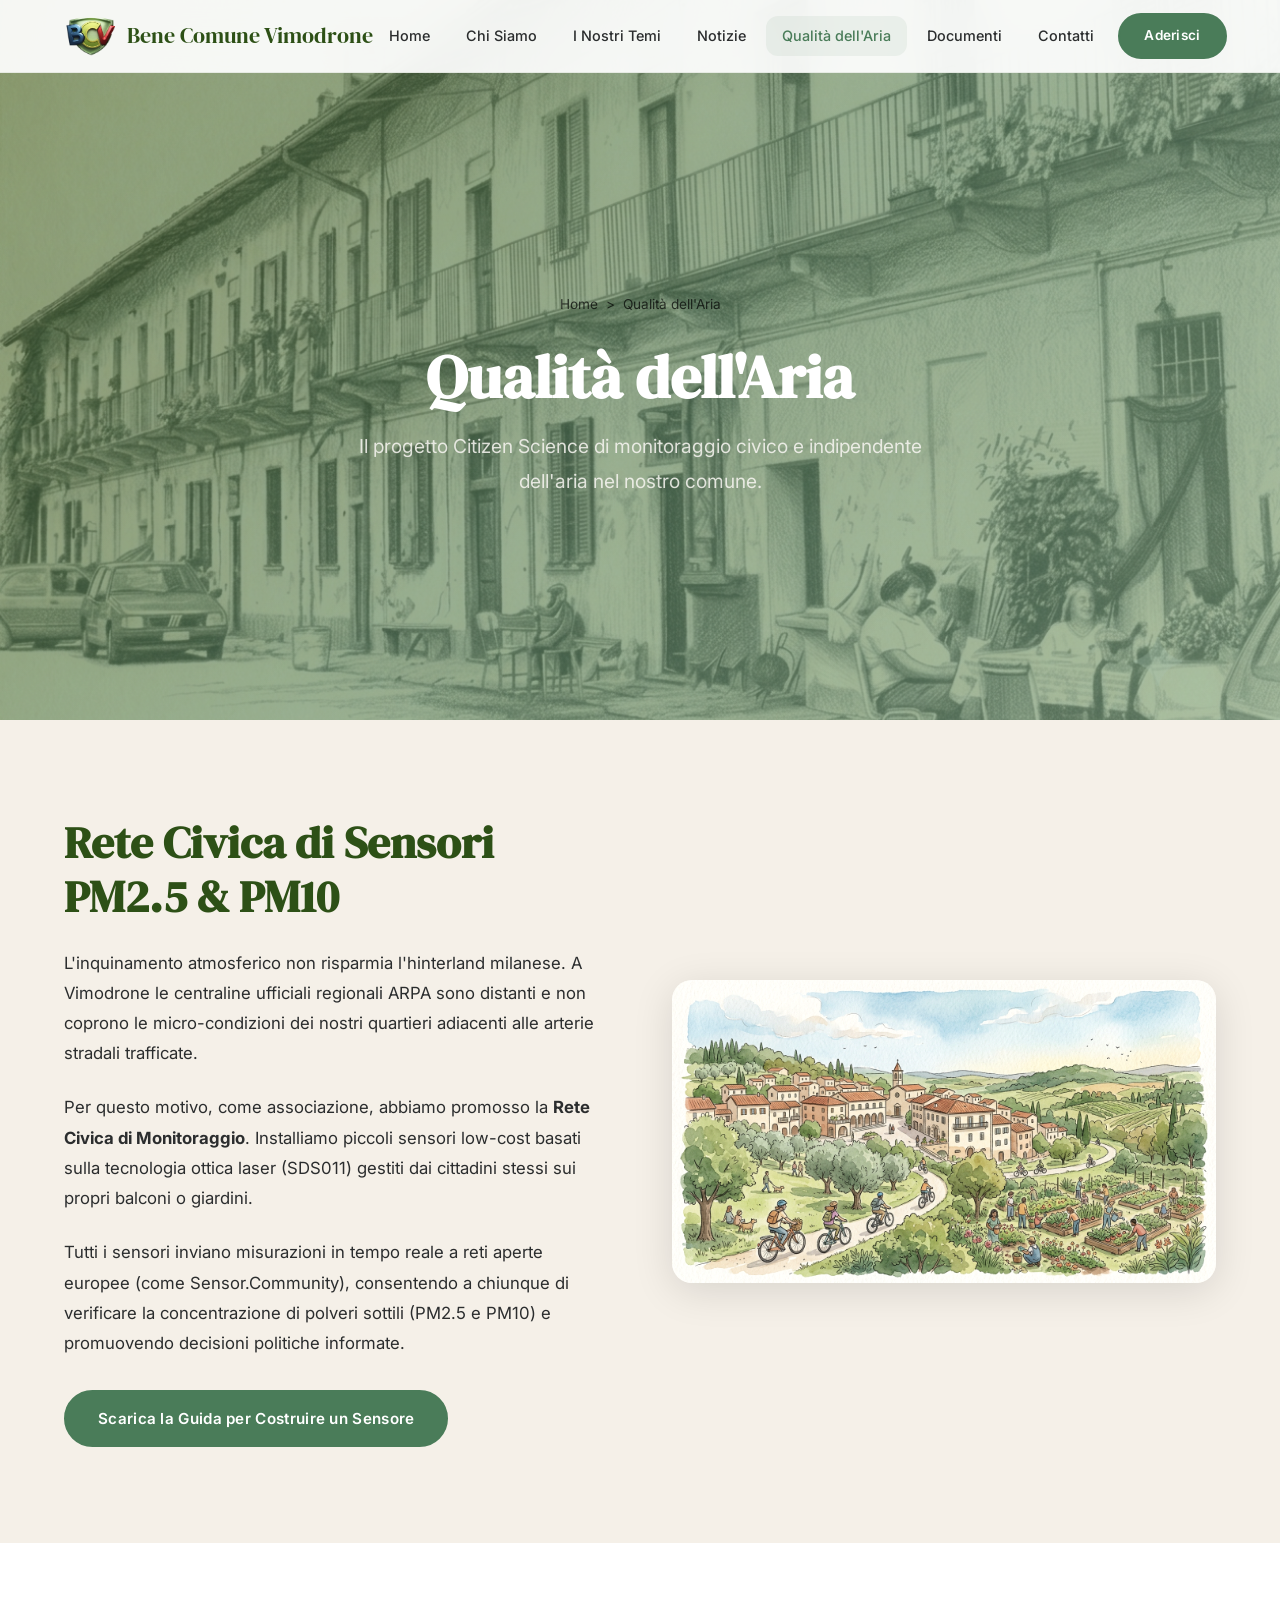
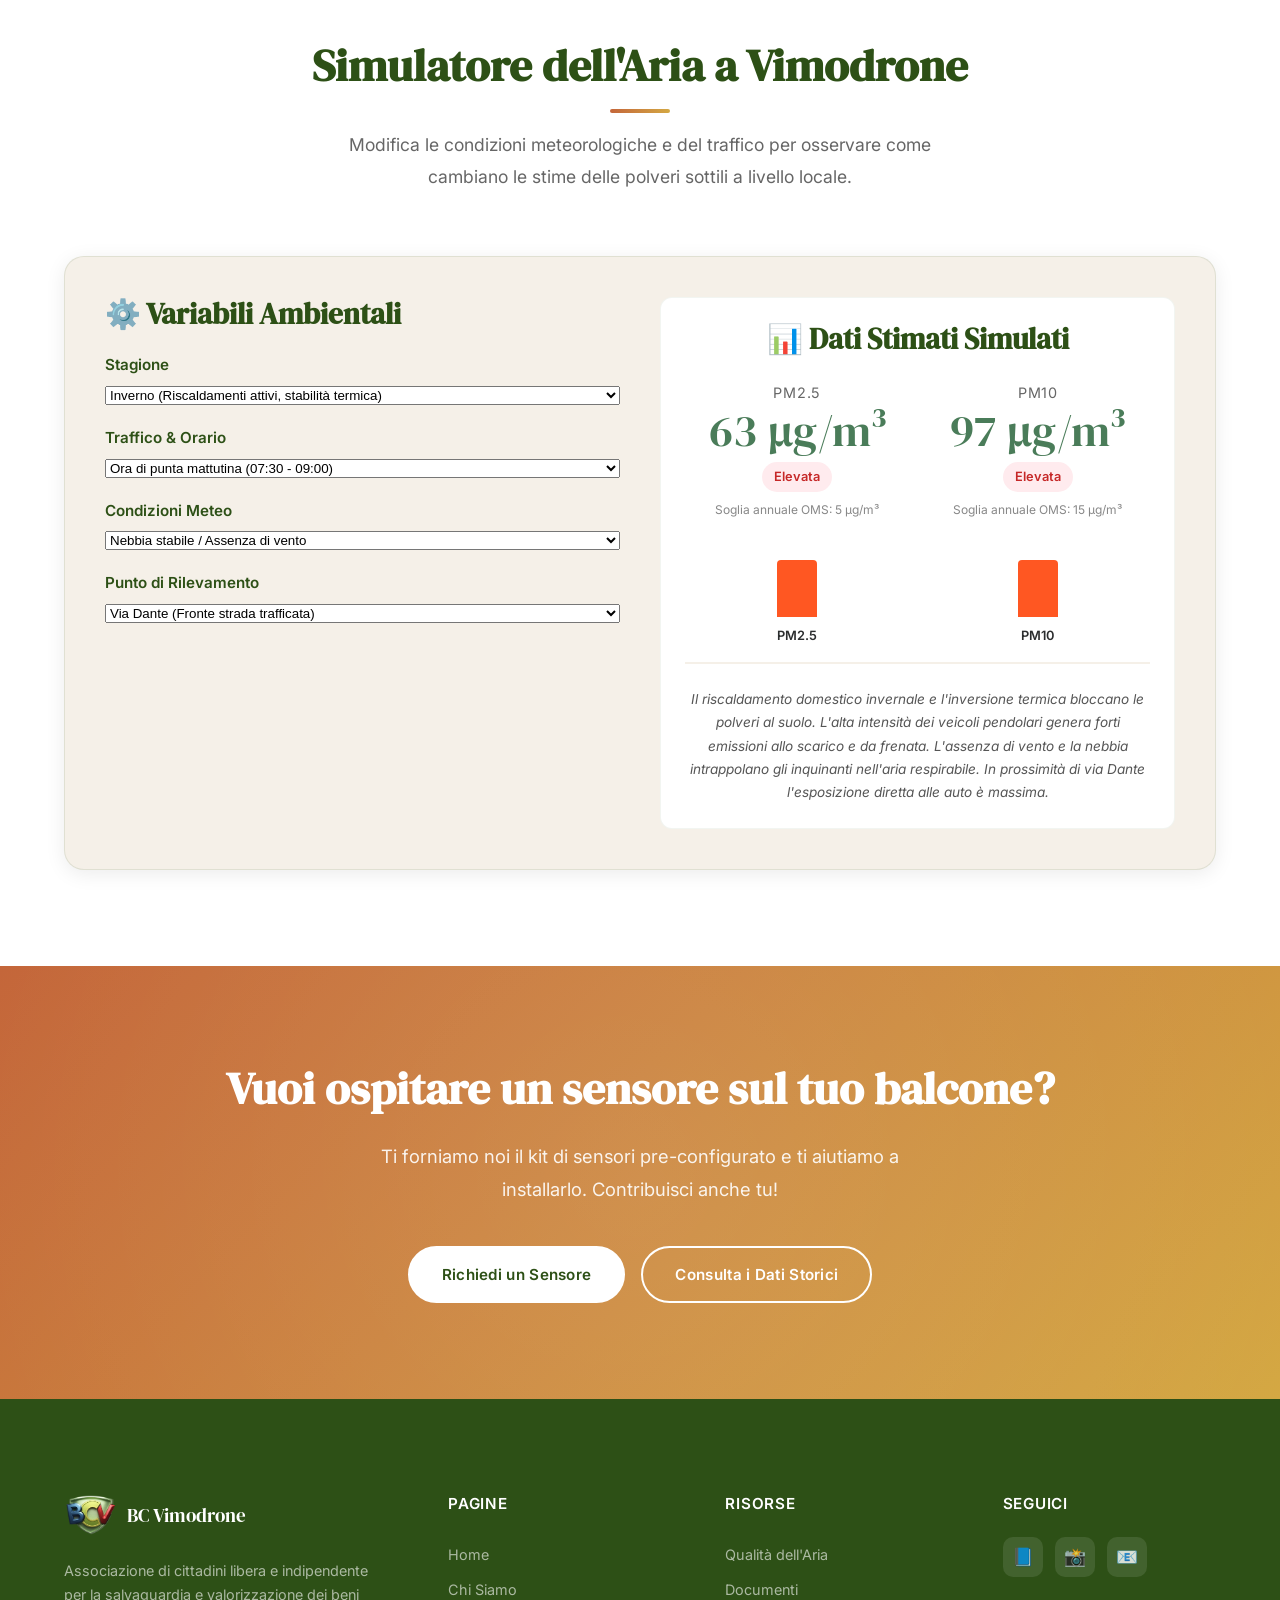
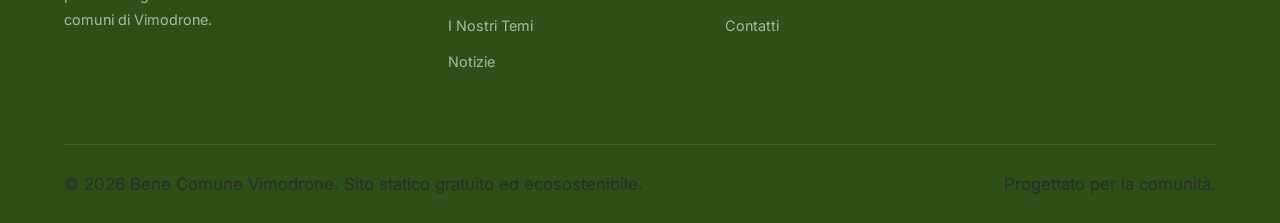
<file: qualita-aria.html>
<!DOCTYPE html>
<html lang="it">
<head>
    <meta charset="UTF-8">
    <meta name="viewport" content="width=device-width, initial-scale=1.0">
    <title>Qualità dell'Aria — Bene Comune Vimodrone</title>
    <meta name="description" content="Scopri la nostra rete di monitoraggio della qualità dell'aria a Vimodrone e simula i livelli di polveri PM2.5 e PM10 in base alle condizioni meteorologiche.">
    <!-- Favicon -->
    <link rel="icon" type="image/png" href="assets/images/favicon_04.png">
    <!-- Google Fonts -->
    <link rel="stylesheet" href="style.css">
    <style>
        /* Simulator Specific Styles */
        .simulator-card {
            background-color: var(--crema);
            border-radius: var(--border-radius-lg);
            padding: var(--space-lg);
            border: 1px solid rgba(45,80,22,0.1);
            box-shadow: var(--shadow-md);
            margin-top: var(--space-lg);
        }
        .simulator-grid {
            display: grid;
            grid-template-columns: 1fr 1fr;
            gap: var(--space-lg);
        }
        @media (max-width: 768px) {
            .simulator-grid {
                grid-template-columns: 1fr;
            }
        }
        .simulator-controls {
            display: flex;
            flex-direction: column;
            gap: 1.25rem;
        }
        .control-group {
            display: flex;
            flex-direction: column;
            gap: 0.5rem;
        }
        .control-group label {
            font-weight: 600;
            font-size: 0.95rem;
            color: var(--verde-muschio);
        }
        .simulator-output {
            background-color: var(--bianco);
            border-radius: var(--border-radius);
            padding: var(--space-md);
            border: 1px solid rgba(45,80,22,0.06);
            display: flex;
            flex-direction: column;
            gap: 1.5rem;
            justify-content: center;
        }
        .sim-gauge {
            text-align: center;
        }
        .sim-gauge-title {
            font-size: 0.9rem;
            text-transform: uppercase;
            letter-spacing: 0.05em;
            color: #666;
            margin-bottom: 0.25rem;
        }
        .sim-gauge-value {
            font-family: var(--font-display);
            font-size: 2.8rem;
            color: var(--verde-salvia);
            line-height: 1;
        }
        .sim-gauge-status {
            display: inline-block;
            padding: 0.25rem 0.75rem;
            border-radius: var(--border-radius-pill);
            font-size: 0.8rem;
            font-weight: 600;
            margin-top: 0.5rem;
        }
        .status-good { background-color: #D4E7C5; color: #2D5016; }
        .status-moderate { background-color: #FFF3E0; color: #E65100; }
        .status-poor { background-color: #FFEBEE; color: #C62828; }
        
        .chart-sim-container {
            height: 120px;
            display: flex;
            align-items: flex-end;
            gap: 1rem;
            padding: 1rem 0;
            border-bottom: 2px solid var(--crema);
        }
        .chart-bar-col {
            flex: 1;
            display: flex;
            flex-direction: column;
            align-items: center;
            height: 100%;
            justify-content: flex-end;
        }
        .chart-bar-fill {
            width: 40px;
            background-color: var(--verde-salvia);
            border-radius: 4px 4px 0 0;
            transition: height 0.5s ease, background-color 0.5s ease;
            height: 20%;
        }
        .chart-bar-fill.pm10 {
            background-color: var(--terracotta);
        }
        .chart-label {
            font-size: 0.8rem;
            font-weight: 600;
            margin-top: 0.5rem;
        }
    </style>
</head>
<body>

    <!-- NAV BAR -->
    <nav class="navbar" id="navbar">
        <div class="container">
            <a href="index.html" class="nav-logo">
                <img src="assets/images/LOGO_BCV_3D.png" alt="Logo Bene Comune Vimodrone">
                <span>Bene Comune Vimodrone</span>
            </a>
            <div class="nav-links">
                <a href="index.html">Home</a>
                <a href="chi-siamo.html">Chi Siamo</a>
                <a href="temi.html">I Nostri Temi</a>
                <a href="notizie.html">Notizie</a>
                <a href="qualita-aria.html" class="active">Qualità dell'Aria</a>
                <a href="documenti.html">Documenti</a>
                <a href="contatti.html">Contatti</a>
            </div>
            <div class="nav-cta">
                <a href="contatti.html#aderisci" class="btn btn-primary">Aderisci</a>
            </div>
            <button class="hamburger" aria-label="Menu" onclick="document.querySelector('.hamburger').classList.toggle('active'); document.querySelector('.mobile-menu').classList.toggle('active');">
                <span></span>
                <span></span>
                <span></span>
            </button>
        </div>
    </nav>

    <!-- MOBILE MENU -->
    <div class="mobile-menu">
        <a href="index.html">Home</a>
        <a href="chi-siamo.html">Chi Siamo</a>
        <a href="temi.html">I Nostri Temi</a>
        <a href="notizie.html">Notizie</a>
        <a href="qualita-aria.html" class="active">Qualità dell'Aria</a>
        <a href="documenti.html">Documenti</a>
        <a href="contatti.html">Contatti</a>
        <a href="contatti.html#aderisci" class="btn btn-primary" style="margin-top: 1rem; text-align: center;">Aderisci</a>
    </div>

    <!-- PAGE HEADER -->
    <header class="page-header page-header-image" style="--header-bg-image: url('assets/images/Cascina Tre Fontanili con  Scritta.png');">
        <div class="container">
            <div class="breadcrumb">
                <a href="index.html">Home</a>
                <span>&gt;</span>
                <span>Qualità dell'Aria</span>
            </div>
            <h1>Qualità dell'Aria</h1>
            <p>Il progetto Citizen Science di monitoraggio civico e indipendente dell'aria nel nostro comune.</p>
        </div>
    </header>

    <!-- DESCRIPTION SECTION -->
    <section class="section about">
        <div class="container">
            <div class="about-grid">
                <div class="about-text reveal">
                    <h2>Rete Civica di Sensori PM2.5 & PM10</h2>
                    <p>L'inquinamento atmosferico non risparmia l'hinterland milanese. A Vimodrone le centraline ufficiali regionali ARPA sono distanti e non coprono le micro-condizioni dei nostri quartieri adiacenti alle arterie stradali trafficate.</p>
                    <p>Per questo motivo, come associazione, abbiamo promosso la <strong>Rete Civica di Monitoraggio</strong>. Installiamo piccoli sensori low-cost basati sulla tecnologia ottica laser (SDS011) gestiti dai cittadini stessi sui propri balconi o giardini.</p>
                    <p>Tutti i sensori inviano misurazioni in tempo reale a reti aperte europee (come Sensor.Community), consentendo a chiunque di verificare la concentrazione di polveri sottili (PM2.5 e PM10) e promuovendo decisioni politiche informate.</p>
                    
                    <div style="margin-top: 2rem;">
                        <a href="documenti.html#aria" class="btn btn-primary">Scarica la Guida per Costruire un Sensore</a>
                    </div>
                </div>
                <div class="about-image reveal reveal-delay-1">
                    <img src="assets/images/hero.jpg" alt="Rete di sensori dell'aria low-cost">
                </div>
            </div>
        </div>
    </section>

    <!-- SIMULATORE ARIA SECTION -->
    <section class="section themes" style="background-color: var(--bianco);">
        <div class="container">
            <div class="section-header reveal">
                <h2>Simulatore dell'Aria a Vimodrone</h2>
                <p>Modifica le condizioni meteorologiche e del traffico per osservare come cambiano le stime delle polveri sottili a livello locale.</p>
            </div>

            <!-- SIMULATOR PANEL -->
            <div class="simulator-card reveal">
                <div class="simulator-grid">
                    
                    <!-- Controls Column -->
                    <div class="simulator-controls">
                        <h3>⚙️ Variabili Ambientali</h3>
                        
                        <div class="control-group">
                            <label for="sim-season">Stagione</label>
                            <select id="sim-season" onchange="runSimulation()">
                                <option value="winter">Inverno (Riscaldamenti attivi, stabilità termica)</option>
                                <option value="summer">Estate (Riscaldamenti spenti, ventoso)</option>
                            </select>
                        </div>

                        <div class="control-group">
                            <label for="sim-traffic">Traffico & Orario</label>
                            <select id="sim-traffic" onchange="runSimulation()">
                                <option value="rush">Ora di punta mattutina (07:30 - 09:00)</option>
                                <option value="midday">Pomeriggio (12:00 - 16:00)</option>
                                <option value="night">Notte fonda (01:00 - 05:00)</option>
                            </select>
                        </div>

                        <div class="control-group">
                            <label for="sim-weather">Condizioni Meteo</label>
                            <select id="sim-weather" onchange="runSimulation()">
                                <option value="fog">Nebbia stabile / Assenza di vento</option>
                                <option value="wind">Vento forte / Giornata limpida</option>
                                <option value="rain">Pioggia battente (Lavaggio atmosferico)</option>
                            </select>
                        </div>

                        <div class="control-group">
                            <label for="sim-location">Punto di Rilevamento</label>
                            <select id="sim-location" onchange="runSimulation()">
                                <option value="roadside">Via Dante (Fronte strada trafficata)</option>
                                <option value="park">Parco della Martesana (Area alberata)</option>
                                <option value="residential">Centro Storico (Pedonale / Residenziale)</option>
                            </select>
                        </div>
                    </div>

                    <!-- Output/Visualization Column -->
                    <div class="simulator-output">
                        <h3 class="text-center">📊 Dati Stimati Simulati</h3>
                        
                        <div class="simulator-grid" style="grid-template-columns: 1fr 1fr; gap: 1rem;">
                            
                            <!-- PM2.5 Gauge -->
                            <div class="sim-gauge">
                                <div class="sim-gauge-title">PM2.5</div>
                                <div class="sim-gauge-value" id="val-pm25">24 µg/m³</div>
                                <span class="sim-gauge-status status-moderate" id="status-pm25">Moderata</span>
                                <div style="font-size: 0.75rem; color:#888; margin-top:0.5rem;">Soglia annuale OMS: 5 µg/m³</div>
                            </div>
                            
                            <!-- PM10 Gauge -->
                            <div class="sim-gauge">
                                <div class="sim-gauge-title">PM10</div>
                                <div class="sim-gauge-value" id="val-pm10">38 µg/m³</div>
                                <span class="sim-gauge-status status-moderate" id="status-pm10">Moderata</span>
                                <div style="font-size: 0.75rem; color:#888; margin-top:0.5rem;">Soglia annuale OMS: 15 µg/m³</div>
                            </div>

                        </div>

                        <!-- Mini bar chart representation -->
                        <div class="chart-sim-container">
                            <div class="chart-bar-col">
                                <div class="chart-bar-fill pm25" id="bar-pm25" style="height: 48%;"></div>
                                <div class="chart-label">PM2.5</div>
                            </div>
                            <div class="chart-bar-col">
                                <div class="chart-bar-fill pm10" id="bar-pm10" style="height: 63%;"></div>
                                <div class="chart-label">PM10</div>
                            </div>
                        </div>

                        <div style="font-size: 0.85rem; color: #555; text-align: center; font-style: italic;" id="sim-explanation">
                            Le condizioni invernali stabili con nebbia accumulano gli inquinanti al suolo, incrementando le polveri.
                        </div>

                    </div>
                </div>
            </div>
        </div>
    </section>

    <!-- CALL TO ACTION -->
    <section class="section cta">
        <div class="container">
            <div class="reveal">
                <h2>Vuoi ospitare un sensore sul tuo balcone?</h2>
                <p>Ti forniamo noi il kit di sensori pre-configurato e ti aiutiamo a installarlo. Contribuisci anche tu!</p>
                <div class="cta-buttons">
                    <a href="contatti.html#aderisci" class="btn btn-white">Richiedi un Sensore</a>
                    <a href="documenti.html" class="btn btn-secondary">Consulta i Dati Storici</a>
                </div>
            </div>
        </div>
    </section>

    <!-- FOOTER -->
    <footer class="footer">
        <div class="container">
            <div class="footer-grid">
                <div class="footer-brand">
                    <a href="index.html" class="nav-logo">
                        <img src="assets/images/LOGO_BCV_3D.png" alt="Logo Bene Comune Vimodrone">
                        <span style="color: white;">BC Vimodrone</span>
                    </a>
                    <p>Associazione di cittadini libera e indipendente per la salvaguardia e valorizzazione dei beni comuni di Vimodrone.</p>
                </div>
                <div>
                    <h4>Pagine</h4>
                    <ul class="footer-links">
                        <li><a href="index.html">Home</a></li>
                        <li><a href="chi-siamo.html">Chi Siamo</a></li>
                        <li><a href="temi.html">I Nostri Temi</a></li>
                        <li><a href="notizie.html">Notizie</a></li>
                    </ul>
                </div>
                <div>
                    <h4>Risorse</h4>
                    <ul class="footer-links">
                        <li><a href="qualita-aria.html">Qualità dell'Aria</a></li>
                        <li><a href="documenti.html">Documenti</a></li>
                        <li><a href="contatti.html">Contatti</a></li>
                    </ul>
                </div>
                <div>
                    <h4>Seguici</h4>
                    <div class="footer-social">
                        <a href="#" aria-label="Facebook">📘</a>
                        <a href="#" aria-label="Instagram">📸</a>
                        <a href="mailto:info@benecomunevimodrone.it" aria-label="Email">📧</a>
                    </div>
                </div>
            </div>
            <div class="footer-bottom">
                <p>&copy; 2026 Bene Comune Vimodrone. Sito statico gratuito ed ecosostenibile.</p>
                <p>Progettato per la comunità.</p>
            </div>
        </div>
    </footer>

    <!-- Script JS & Simulator Logic -->
    <script src="script.js"></script>
    <script>
        function runSimulation() {
            const season = document.getElementById('sim-season').value;
            const traffic = document.getElementById('sim-traffic').value;
            const weather = document.getElementById('sim-weather').value;
            const location = document.getElementById('sim-location').value;

            // Base values
            let pm25 = 10;
            let pm10 = 18;
            let explanation = "";

            // Season multipliers / additions
            if (season === 'winter') {
                pm25 += 15;
                pm10 += 22;
                explanation += "Il riscaldamento domestico invernale e l'inversione termica bloccano le polveri al suolo. ";
            } else {
                pm25 += 2;
                pm10 += 6;
                explanation += "Le temperature estive riducono l'uso di riscaldamenti, ma la siccità favorisce il sollevamento delle polveri stradali. ";
            }

            // Traffic impacts
            if (traffic === 'rush') {
                pm25 += 18;
                pm10 += 28;
                explanation += "L'alta intensità dei veicoli pendolari genera forti emissioni allo scarico e da frenata. ";
            } else if (traffic === 'midday') {
                pm25 += 6;
                pm10 += 12;
                explanation += "Le ore centrali del giorno vedono un traffico costante ma più fluido. ";
            } else {
                pm25 -= 4;
                pm10 -= 6;
                explanation += "Il traffico notturno quasi nullo riduce gli inquinanti diretti. ";
            }

            // Weather impacts
            if (weather === 'fog') {
                pm25 += 12;
                pm10 += 15;
                explanation += "L'assenza di vento e la nebbia intrappolano gli inquinanti nell'aria respirabile. ";
            } else if (weather === 'wind') {
                pm25 = Math.max(3, pm25 - 15);
                pm10 = Math.max(5, pm10 - 20);
                explanation += "Le forti correnti d'aria favoriscono una rapida dispersione ed eccellente ricambio. ";
            } else { // rain
                pm25 = Math.max(2, pm25 - 18);
                pm10 = Math.max(4, pm10 - 25);
                explanation += "La pioggia cattura le polveri in sospensione, lavando l'atmosfera. ";
            }

            // Location impacts
            if (location === 'roadside') {
                pm25 += 8;
                pm10 += 14;
                explanation += "In prossimità di via Dante l'esposizione diretta alle auto è massima.";
            } else if (location === 'park') {
                pm25 = Math.max(2, pm25 - 6);
                pm10 = Math.max(4, pm10 - 10);
                explanation += "La vegetazione del Parco Martesana funge da barriera naturale abbattendo le polveri.";
            } else {
                pm25 = Math.max(2, pm25 - 2);
                pm10 = Math.max(4, pm10 - 4);
                explanation += "Il centro storico pedonalizzato ha emissioni locali ridotte rispetto alle tangenziali.";
            }

            // Bounds checks
            pm25 = Math.round(Math.max(2, pm25));
            pm10 = Math.round(Math.max(4, pm10));

            // Write values
            document.getElementById('val-pm25').innerText = pm25 + " µg/m³";
            document.getElementById('val-pm10').innerText = pm10 + " µg/m³";

            // Update statuses and colors
            updateStatus('pm25', pm25, 5, 25);
            updateStatus('pm10', pm10, 15, 45);

            // Update explanations
            document.getElementById('sim-explanation').innerText = explanation;
        }

        function updateStatus(type, value, limitGood, limitMod) {
            const labelEl = document.getElementById('status-' + type);
            const barEl = document.getElementById('bar-' + type);

            // Compute heights (cap at 100%)
            let percentage = Math.min(100, (value / 80) * 100);
            barEl.style.height = percentage + '%';

            if (value <= limitGood) {
                labelEl.innerText = "Buona";
                labelEl.className = "sim-gauge-status status-good";
                barEl.style.backgroundColor = "#4CAF50";
            } else if (value <= limitMod) {
                labelEl.innerText = "Moderata";
                labelEl.className = "sim-gauge-status status-moderate";
                barEl.style.backgroundColor = "#FFC107";
            } else {
                labelEl.innerText = "Elevata";
                labelEl.className = "sim-gauge-status status-poor";
                barEl.style.backgroundColor = "#FF5722";
            }
        }

        // Run simulation on load
        document.addEventListener('DOMContentLoaded', () => {
            runSimulation();
        });
    </script>
</body>
</html>
</file>
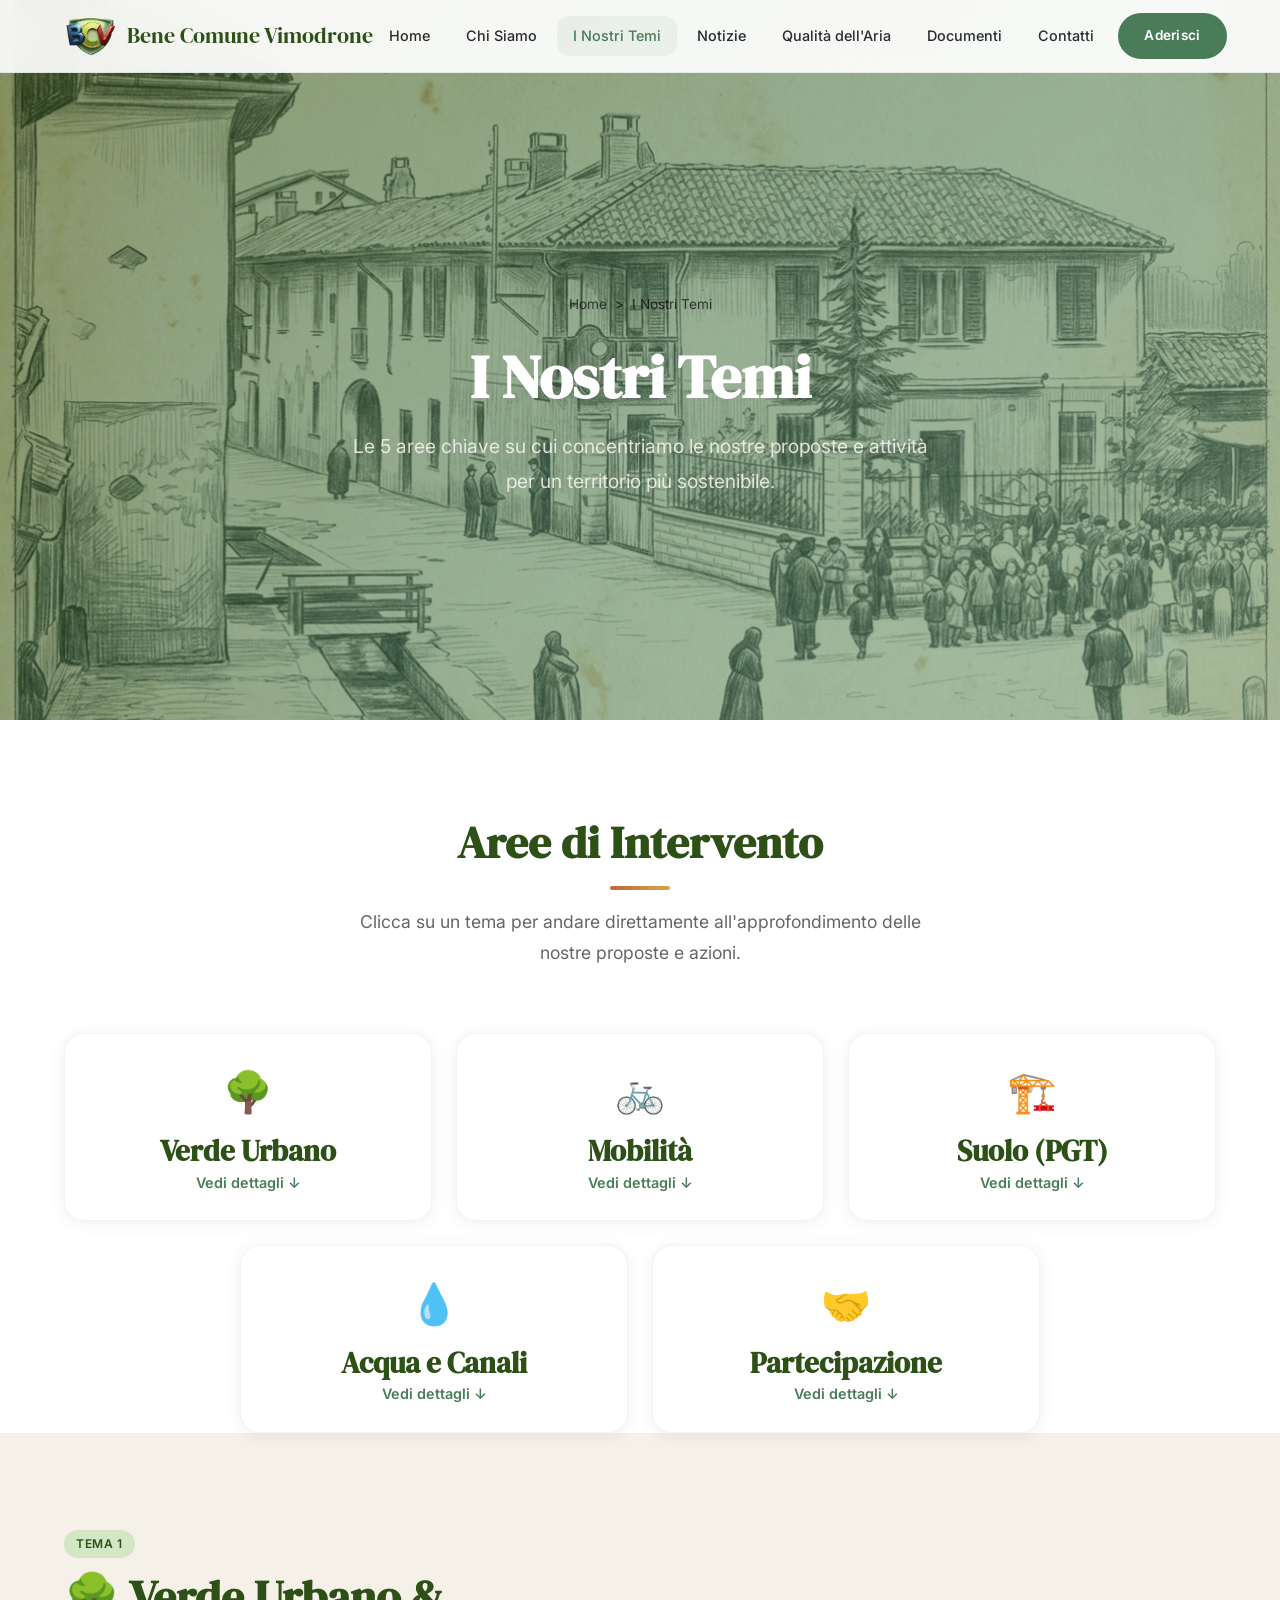
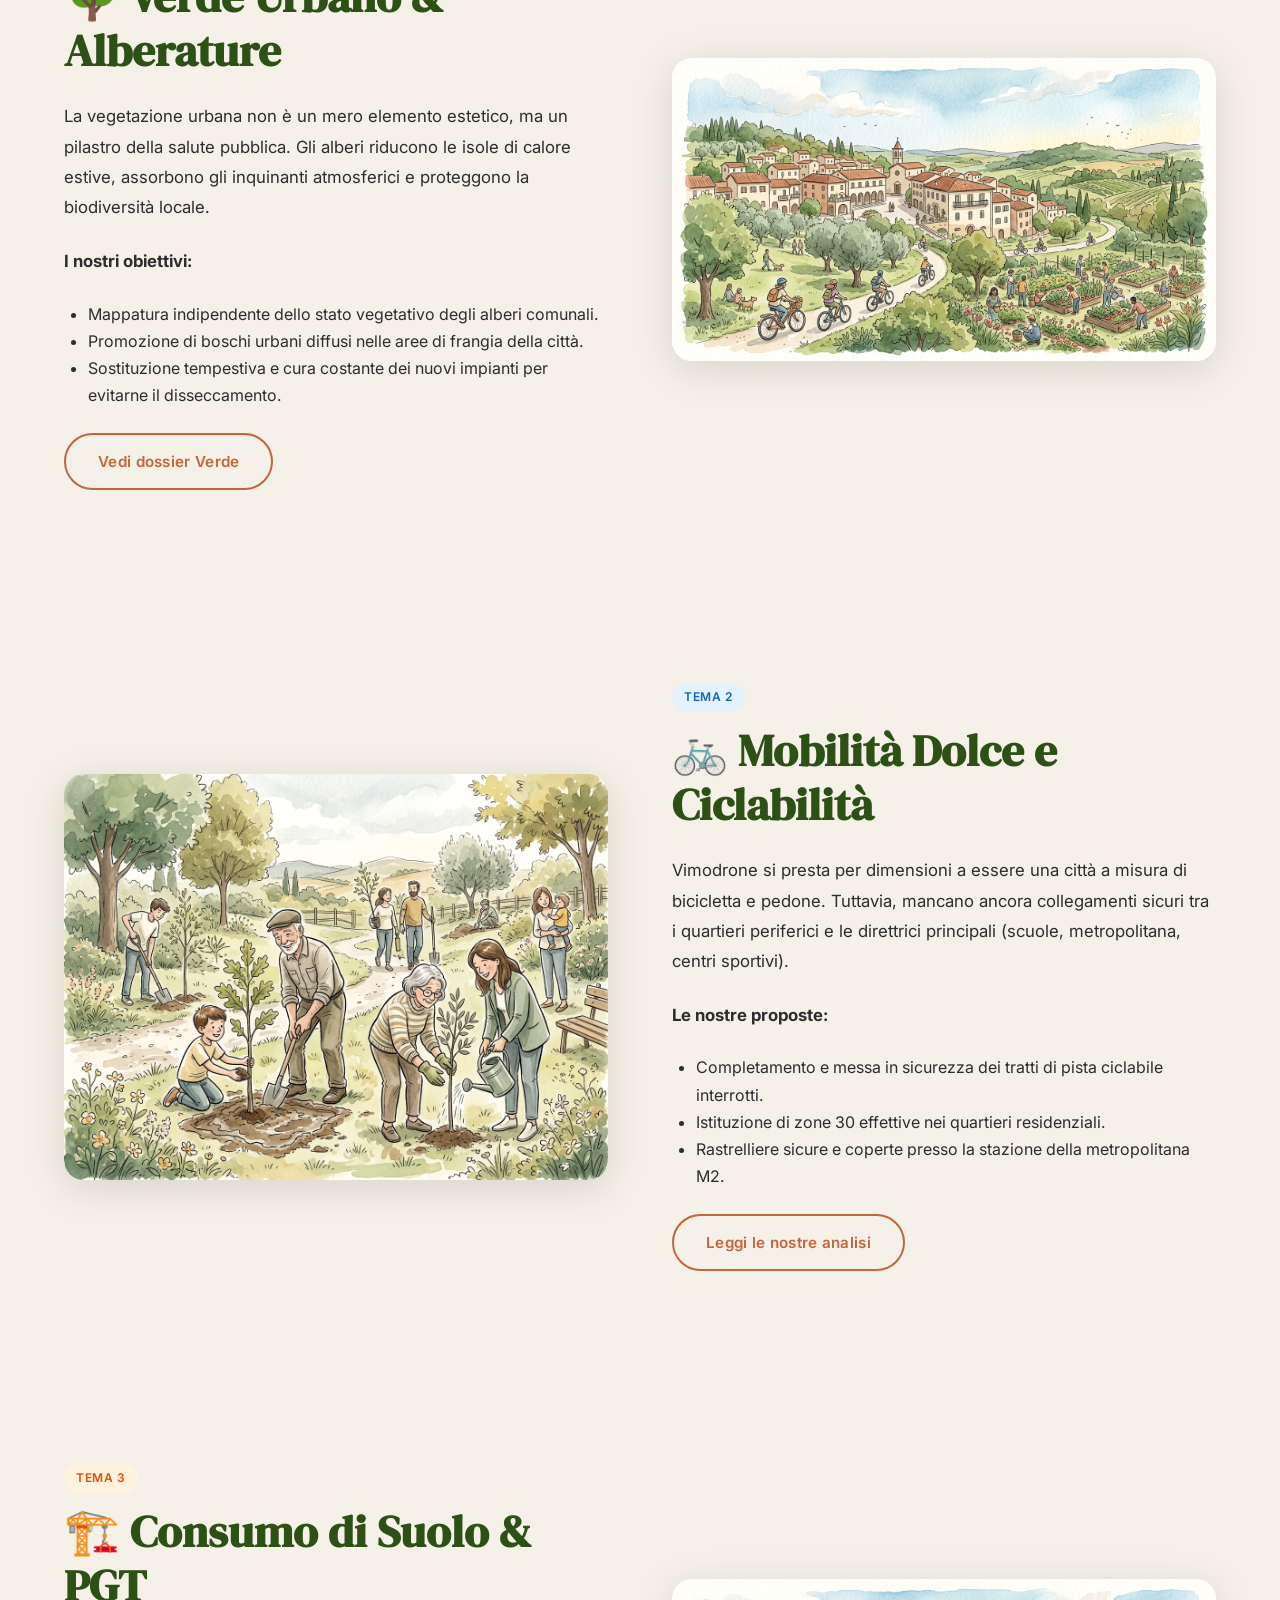
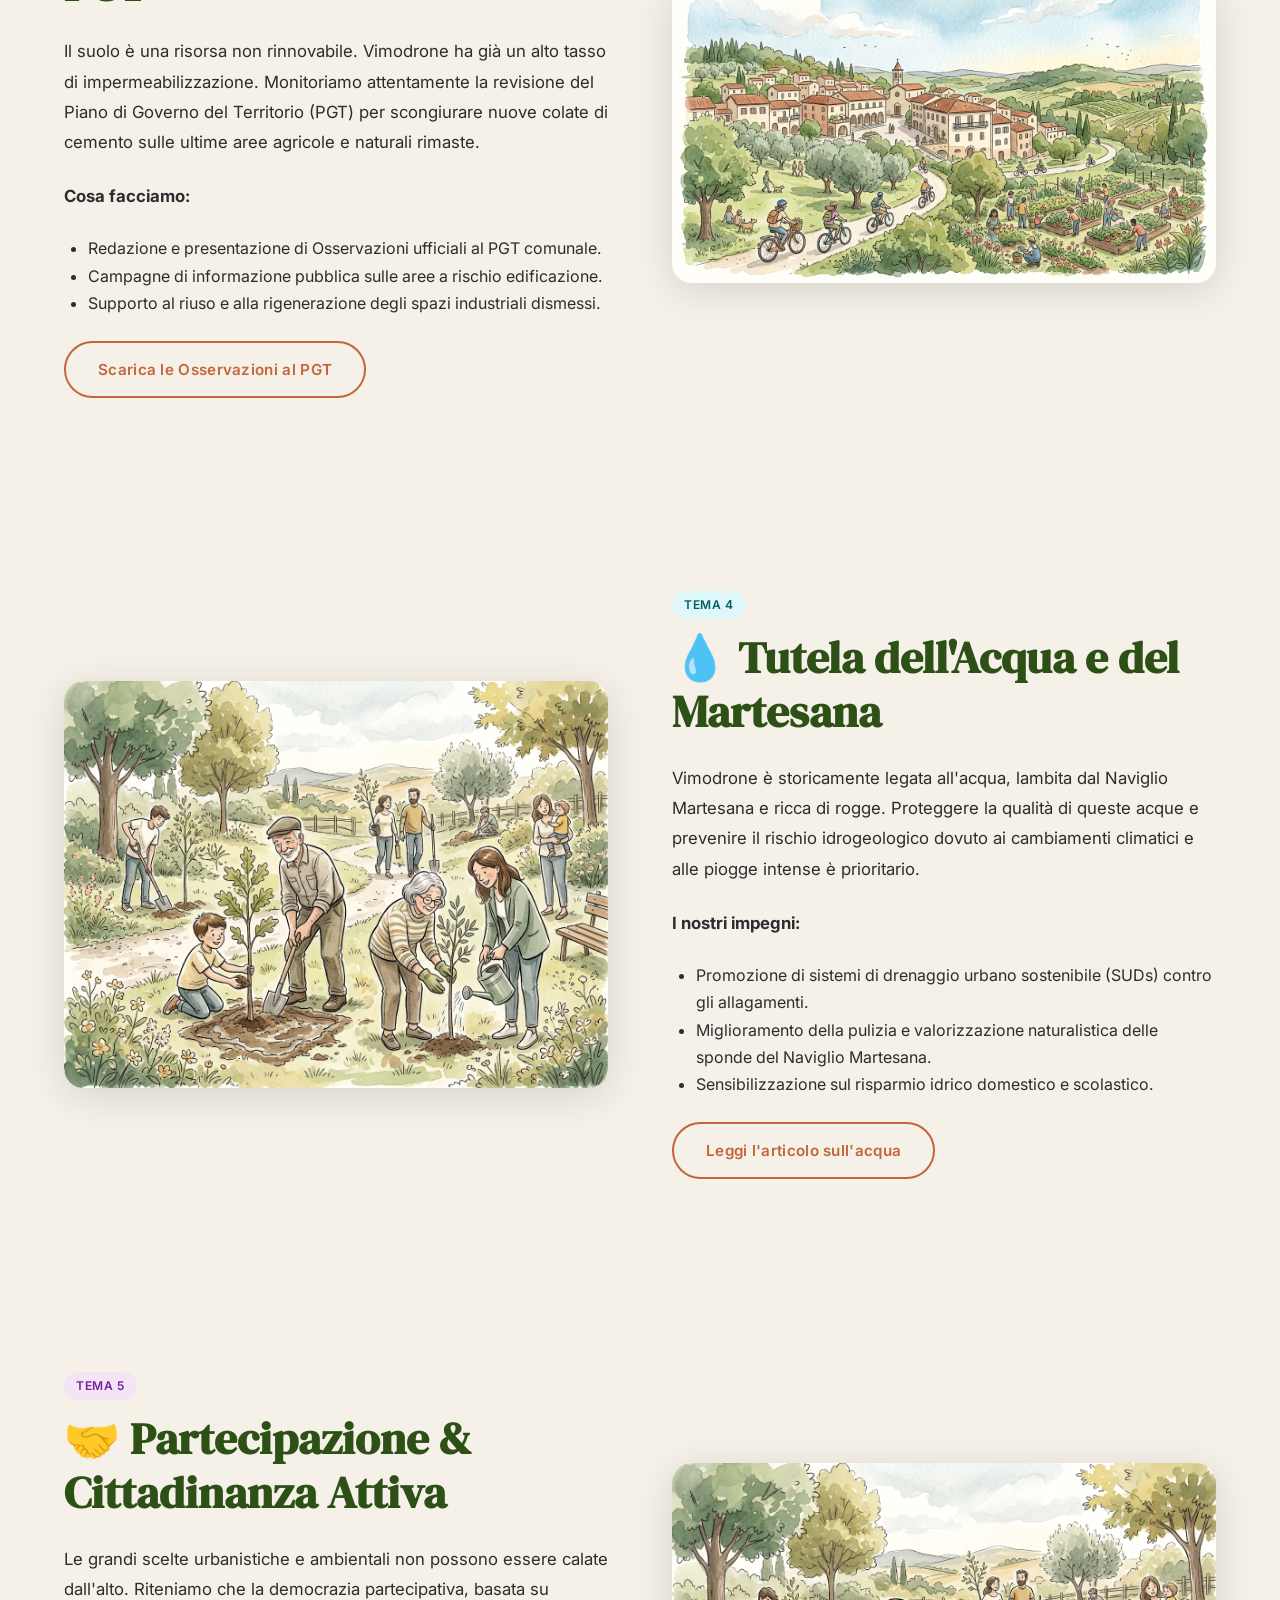
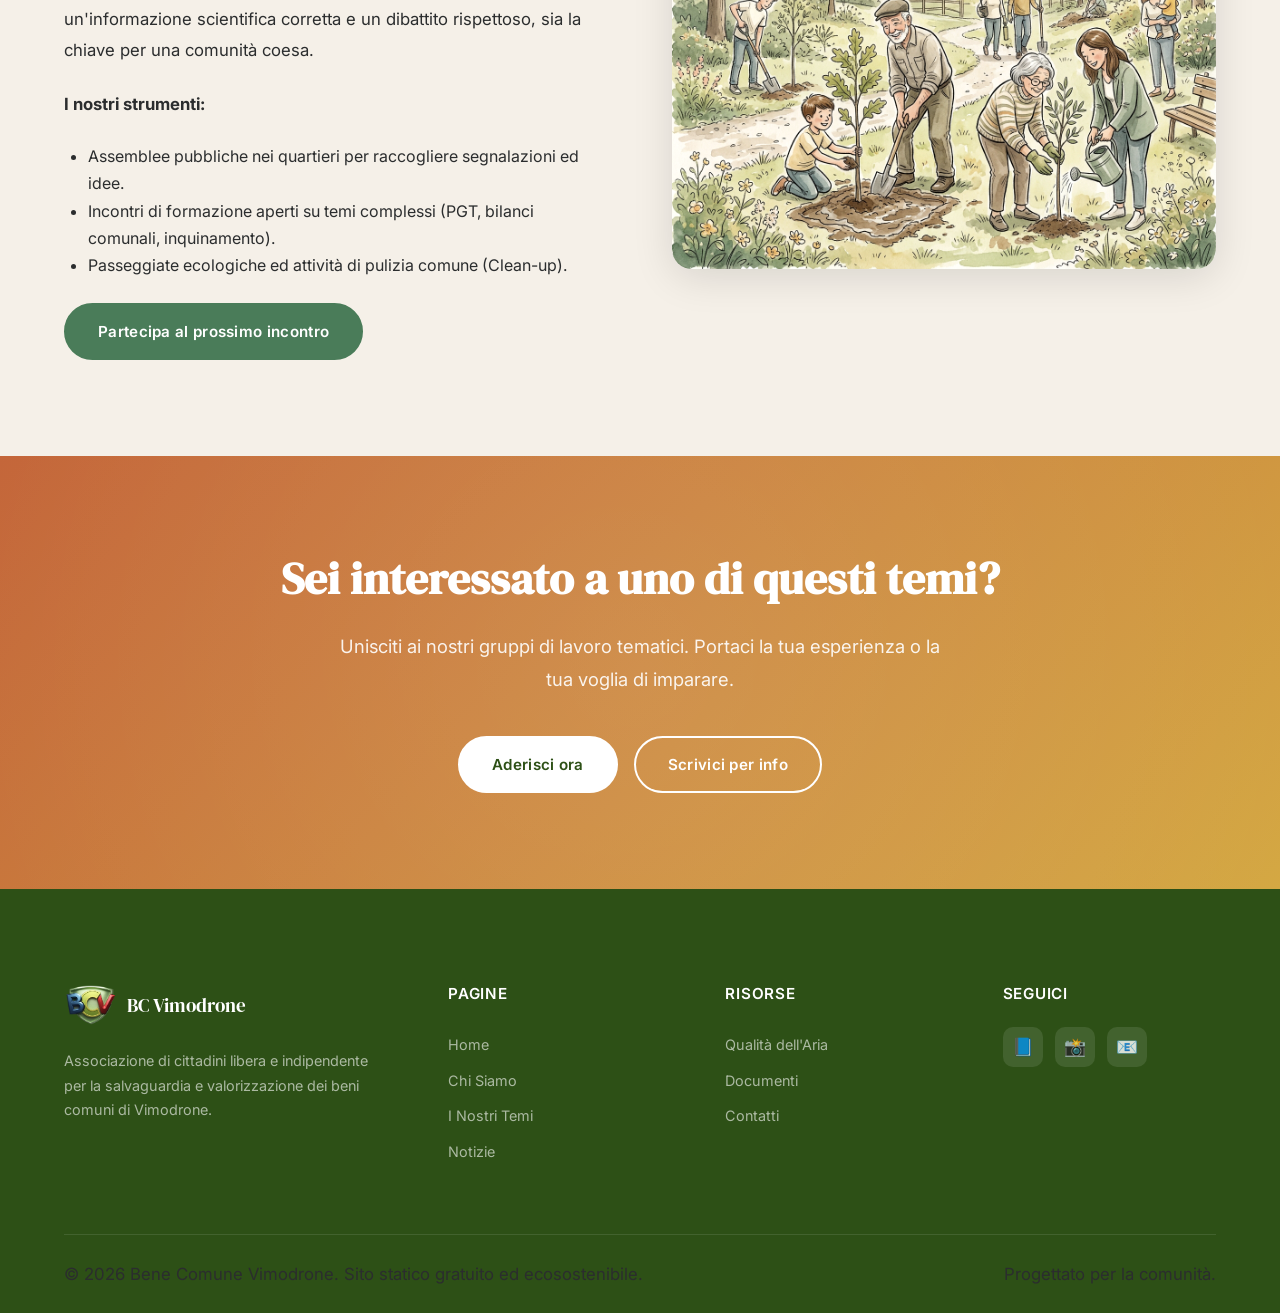
<file: temi.html>
<!DOCTYPE html>
<html lang="it">
<head>
    <meta charset="UTF-8">
    <meta name="viewport" content="width=device-width, initial-scale=1.0">
    <title>I Nostri Temi — Bene Comune Vimodrone</title>
    <meta name="description" content="Approfondisci i temi su cui si concentra l'azione di Bene Comune Vimodrone: verde urbano, mobilità, consumo di suolo, acqua e partecipazione.">
    <!-- Favicon -->
    <link rel="icon" type="image/png" href="assets/images/favicon_04.png">
    <!-- Google Fonts -->
    <link rel="stylesheet" href="style.css">
</head>
<body>

    <!-- NAV BAR -->
    <nav class="navbar" id="navbar">
        <div class="container">
            <a href="index.html" class="nav-logo">
                <img src="assets/images/LOGO_BCV_3D.png" alt="Logo Bene Comune Vimodrone">
                <span>Bene Comune Vimodrone</span>
            </a>
            <div class="nav-links">
                <a href="index.html">Home</a>
                <a href="chi-siamo.html">Chi Siamo</a>
                <a href="temi.html" class="active">I Nostri Temi</a>
                <a href="notizie.html">Notizie</a>
                <a href="qualita-aria.html">Qualità dell'Aria</a>
                <a href="documenti.html">Documenti</a>
                <a href="contatti.html">Contatti</a>
            </div>
            <div class="nav-cta">
                <a href="contatti.html#aderisci" class="btn btn-primary">Aderisci</a>
            </div>
            <button class="hamburger" aria-label="Menu" onclick="document.querySelector('.hamburger').classList.toggle('active'); document.querySelector('.mobile-menu').classList.toggle('active');">
                <span></span>
                <span></span>
                <span></span>
            </button>
        </div>
    </nav>

    <!-- MOBILE MENU -->
    <div class="mobile-menu">
        <a href="index.html">Home</a>
        <a href="chi-siamo.html">Chi Siamo</a>
        <a href="temi.html" class="active">I Nostri Temi</a>
        <a href="notizie.html">Notizie</a>
        <a href="qualita-aria.html">Qualità dell'Aria</a>
        <a href="documenti.html">Documenti</a>
        <a href="contatti.html">Contatti</a>
        <a href="contatti.html#aderisci" class="btn btn-primary" style="margin-top: 1rem; text-align: center;">Aderisci</a>
    </div>

    <!-- PAGE HEADER -->
    <header class="page-header page-header-image" style="--header-bg-image: url('assets/images/Via San Remigio.png');">
        <div class="container">
            <div class="breadcrumb">
                <a href="index.html">Home</a>
                <span>&gt;</span>
                <span>I Nostri Temi</span>
            </div>
            <h1>I Nostri Temi</h1>
           <p>Le 5 aree chiave su cui concentriamo le nostre proposte e attività per un territorio più sostenibile.</p> 
        </div>
    </header>

    <!-- INTRO/MENU RAPIDO -->
    <section class="section themes" style="padding-bottom: 0;">
        <div class="container">
            <div class="section-header reveal">
                <h2>Aree di Intervento</h2>
                <p>Clicca su un tema per andare direttamente all'approfondimento delle nostre proposte e azioni.</p>
            </div>
            <div class="themes-grid reveal">
                <!-- Mini Tema 1 -->
                <a href="#verde" class="theme-card" style="padding: 1.5rem; text-align: center;">
                    <div style="font-size: 2.5rem; margin-bottom: 0.5rem;">🌳</div>
                    <h3>Verde Urbano</h3>
                    <span style="color: var(--verde-salvia); font-size: 0.9rem; font-weight:600;">Vedi dettagli ↓</span>
                </a>
                <!-- Mini Tema 2 -->
                <a href="#mobilita" class="theme-card" style="padding: 1.5rem; text-align: center;">
                    <div style="font-size: 2.5rem; margin-bottom: 0.5rem;">🚲</div>
                    <h3>Mobilità</h3>
                    <span style="color: var(--verde-salvia); font-size: 0.9rem; font-weight:600;">Vedi dettagli ↓</span>
                </a>
                <!-- Mini Tema 3 -->
                <a href="#suolo" class="theme-card" style="padding: 1.5rem; text-align: center;">
                    <div style="font-size: 2.5rem; margin-bottom: 0.5rem;">🏗️</div>
                    <h3>Suolo (PGT)</h3>
                    <span style="color: var(--verde-salvia); font-size: 0.9rem; font-weight:600;">Vedi dettagli ↓</span>
                </a>
            </div>
            <div class="themes-grid reveal" style="margin-top: 1.5rem; justify-content: center; grid-template-columns: repeat(2, 1fr); max-width: 800px; margin-left: auto; margin-right: auto;">
                <!-- Mini Tema 4 -->
                <a href="#acqua" class="theme-card" style="padding: 1.5rem; text-align: center;">
                    <div style="font-size: 2.5rem; margin-bottom: 0.5rem;">💧</div>
                    <h3>Acqua e Canali</h3>
                    <span style="color: var(--verde-salvia); font-size: 0.9rem; font-weight:600;">Vedi dettagli ↓</span>
                </a>
                <!-- Mini Tema 5 -->
                <a href="#partecipazione" class="theme-card" style="padding: 1.5rem; text-align: center;">
                    <div style="font-size: 2.5rem; margin-bottom: 0.5rem;">🤝</div>
                    <h3>Partecipazione</h3>
                    <span style="color: var(--verde-salvia); font-size: 0.9rem; font-weight:600;">Vedi dettagli ↓</span>
                </a>
            </div>
        </div>
    </section>

    <!-- 1. VERDE URBANO -->
    <section id="verde" class="section about" style="background-color: var(--crema);">
        <div class="container">
            <div class="about-grid">
                <div class="about-text reveal">
                    <span class="news-tag verde">TEMA 1</span>
                    <h2>🌳 Verde Urbano & Alberature</h2>
                    <p>La vegetazione urbana non è un mero elemento estetico, ma un pilastro della salute pubblica. Gli alberi riducono le isole di calore estive, assorbono gli inquinanti atmosferici e proteggono la biodiversità locale.</p>
                    <p><strong>I nostri obiettivi:</strong></p>
                    <ul style="list-style-type: disc; padding-left: 1.5rem; margin-bottom: 1.5rem; font-size: 1rem; color: var(--antracite);">
                        <li>Mappatura indipendente dello stato vegetativo degli alberi comunali.</li>
                        <li>Promozione di boschi urbani diffusi nelle aree di frangia della città.</li>
                        <li>Sostituzione tempestiva e cura costante dei nuovi impianti per evitarne il disseccamento.</li>
                    </ul>
                    <a href="documenti.html" class="btn btn-outline">Vedi dossier Verde</a>
                </div>
                <div class="about-image reveal reveal-delay-1">
                    <img src="assets/images/hero.jpg" alt="Verde urbano e alberi a Vimodrone">
                </div>
            </div>
        </div>
    </section>

    <!-- 2. MOBILITÀ SOSTENIBILE -->
    <section id="mobilita" class="section about">
        <div class="container">
            <div class="about-grid">
                <div class="about-image reveal">
                    <img src="assets/images/community.jpg" alt="Mobilità ciclabile e pedonale">
                </div>
                <div class="about-text reveal reveal-delay-1">
                    <span class="news-tag mobilita">TEMA 2</span>
                    <h2>🚲 Mobilità Dolce e Ciclabilità</h2>
                    <p>Vimodrone si presta per dimensioni a essere una città a misura di bicicletta e pedone. Tuttavia, mancano ancora collegamenti sicuri tra i quartieri periferici e le direttrici principali (scuole, metropolitana, centri sportivi).</p>
                    <p><strong>Le nostre proposte:</strong></p>
                    <ul style="list-style-type: disc; padding-left: 1.5rem; margin-bottom: 1.5rem; font-size: 1rem; color: var(--antracite);">
                        <li>Completamento e messa in sicurezza dei tratti di pista ciclabile interrotti.</li>
                        <li>Istituzione di zone 30 effettive nei quartieri residenziali.</li>
                        <li>Rastrelliere sicure e coperte presso la stazione della metropolitana M2.</li>
                    </ul>
                    <a href="notizie.html" class="btn btn-outline">Leggi le nostre analisi</a>
                </div>
            </div>
        </div>
    </section>

    <!-- 3. CONSUMO DI SUOLO -->
    <section id="suolo" class="section about" style="background-color: var(--crema);">
        <div class="container">
            <div class="about-grid">
                <div class="about-text reveal">
                    <span class="news-tag urbanistica">TEMA 3</span>
                    <h2>🏗️ Consumo di Suolo & PGT</h2>
                    <p>Il suolo è una risorsa non rinnovabile. Vimodrone ha già un alto tasso di impermeabilizzazione. Monitoriamo attentamente la revisione del Piano di Governo del Territorio (PGT) per scongiurare nuove colate di cemento sulle ultime aree agricole e naturali rimaste.</p>
                    <p><strong>Cosa facciamo:</strong></p>
                    <ul style="list-style-type: disc; padding-left: 1.5rem; margin-bottom: 1.5rem; font-size: 1rem; color: var(--antracite);">
                        <li>Redazione e presentazione di Osservazioni ufficiali al PGT comunale.</li>
                        <li>Campagne di informazione pubblica sulle aree a rischio edificazione.</li>
                        <li>Supporto al riuso e alla rigenerazione degli spazi industriali dismessi.</li>
                    </ul>
                    <a href="documenti.html" class="btn btn-outline">Scarica le Osservazioni al PGT</a>
                </div>
                <div class="about-image reveal reveal-delay-1">
                    <img src="assets/images/hero.jpg" alt="Consumo di suolo e urbanistica">
                </div>
            </div>
        </div>
    </section>

    <!-- 4. ACQUA E CANALI -->
    <section id="acqua" class="section about">
        <div class="container">
            <div class="about-grid">
                <div class="about-image reveal">
                    <img src="assets/images/community.jpg" alt="Il naviglio Martesana a Vimodrone">
                </div>
                <div class="about-text reveal reveal-delay-1">
                    <span class="news-tag verde" style="background-color: #E0F7FA; color: #006064;">TEMA 4</span>
                    <h2>💧 Tutela dell'Acqua e del Martesana</h2>
                    <p>Vimodrone è storicamente legata all'acqua, lambita dal Naviglio Martesana e ricca di rogge. Proteggere la qualità di queste acque e prevenire il rischio idrogeologico dovuto ai cambiamenti climatici e alle piogge intense è prioritario.</p>
                    <p><strong>I nostri impegni:</strong></p>
                    <ul style="list-style-type: disc; padding-left: 1.5rem; margin-bottom: 1.5rem; font-size: 1rem; color: var(--antracite);">
                        <li>Promozione di sistemi di drenaggio urbano sostenibile (SUDs) contro gli allagamenti.</li>
                        <li>Miglioramento della pulizia e valorizzazione naturalistica delle sponde del Naviglio Martesana.</li>
                        <li>Sensibilizzazione sul risparmio idrico domestico e scolastico.</li>
                    </ul>
                    <a href="notizie.html#articolo-1" class="btn btn-outline">Leggi l'articolo sull'acqua</a>
                </div>
            </div>
        </div>
    </section>

    <!-- 5. PARTECIPAZIONE ATTIVA -->
    <section id="partecipazione" class="section about" style="background-color: var(--crema);">
        <div class="container">
            <div class="about-grid">
                <div class="about-text reveal">
                    <span class="news-tag partecipazione">TEMA 5</span>
                    <h2>🤝 Partecipazione & Cittadinanza Attiva</h2>
                    <p>Le grandi scelte urbanistiche e ambientali non possono essere calate dall'alto. Riteniamo che la democrazia partecipativa, basata su un'informazione scientifica corretta e un dibattito rispettoso, sia la chiave per una comunità coesa.</p>
                    <p><strong>I nostri strumenti:</strong></p>
                    <ul style="list-style-type: disc; padding-left: 1.5rem; margin-bottom: 1.5rem; font-size: 1rem; color: var(--antracite);">
                        <li>Assemblee pubbliche nei quartieri per raccogliere segnalazioni ed idee.</li>
                        <li>Incontri di formazione aperti su temi complessi (PGT, bilanci comunali, inquinamento).</li>
                        <li>Passeggiate ecologiche ed attività di pulizia comune (Clean-up).</li>
                    </ul>
                    <a href="contatti.html" class="btn btn-primary">Partecipa al prossimo incontro</a>
                </div>
                <div class="about-image reveal reveal-delay-1">
                    <img src="assets/images/community.jpg" alt="Assemblee pubbliche e partecipazione">
                </div>
            </div>
        </div>
    </section>

    <!-- CALL TO ACTION -->
    <section class="section cta">
        <div class="container">
            <div class="reveal">
                <h2>Sei interessato a uno di questi temi?</h2>
                <p>Unisciti ai nostri gruppi di lavoro tematici. Portaci la tua esperienza o la tua voglia di imparare.</p>
                <div class="cta-buttons">
                    <a href="contatti.html#aderisci" class="btn btn-white">Aderisci ora</a>
                    <a href="contatti.html" class="btn btn-secondary">Scrivici per info</a>
                </div>
            </div>
        </div>
    </section>

    <!-- FOOTER -->
    <footer class="footer">
        <div class="container">
            <div class="footer-grid">
                <div class="footer-brand">
                    <a href="index.html" class="nav-logo">
                        <img src="assets/images/LOGO_BCV_3D.png" alt="Logo Bene Comune Vimodrone">
                        <span style="color: white;">BC Vimodrone</span>
                    </a>
                    <p>Associazione di cittadini libera e indipendente per la salvaguardia e valorizzazione dei beni comuni di Vimodrone.</p>
                </div>
                <div>
                    <h4>Pagine</h4>
                    <ul class="footer-links">
                        <li><a href="index.html">Home</a></li>
                        <li><a href="chi-siamo.html">Chi Siamo</a></li>
                        <li><a href="temi.html">I Nostri Temi</a></li>
                        <li><a href="notizie.html">Notizie</a></li>
                    </ul>
                </div>
                <div>
                    <h4>Risorse</h4>
                    <ul class="footer-links">
                        <li><a href="qualita-aria.html">Qualità dell'Aria</a></li>
                        <li><a href="documenti.html">Documenti</a></li>
                        <li><a href="contatti.html">Contatti</a></li>
                    </ul>
                </div>
                <div>
                    <h4>Seguici</h4>
                    <div class="footer-social">
                        <a href="#" aria-label="Facebook">📘</a>
                        <a href="#" aria-label="Instagram">📸</a>
                        <a href="mailto:info@benecomunevimodrone.it" aria-label="Email">📧</a>
                    </div>
                </div>
            </div>
            <div class="footer-bottom">
                <p>&copy; 2026 Bene Comune Vimodrone. Sito statico gratuito ed ecosostenibile.</p>
                <p>Progettato per la comunità.</p>
            </div>
        </div>
    </footer>

    <!-- Script JS -->
    <script src="script.js"></script>
</body>
</html>
</file>
<file: style.css>
/* ============================================
   BENE COMUNE VIMODRONE — Design System
   ============================================ */

/* === Google Fonts === */
@import url('https://fonts.googleapis.com/css2?family=DM+Serif+Display:ital@0;1&family=Inter:wght@300;400;500;600;700&display=swap');

/* === CSS Custom Properties === */
:root {
  /* Colors */
  --verde-salvia: #4A7C59;
  --verde-muschio: #2D5016;
  --verde-menta: #D4E7C5;
  --crema: #F5F0E8;
  --terracotta: #C4663A;
  --ambra: #D4A843;
  --antracite: #2B2D2E;
  --bianco: #FFFFFF;

  /* Derived */
  --verde-salvia-light: #5A9A6E;
  --verde-salvia-dark: #3A6247;
  --terracotta-light: #D4784F;
  --terracotta-dark: #A3502D;

  /* Gradients */
  --gradient-hero: linear-gradient(135deg, #2D5016 0%, #4A7C59 50%, #6B9B7A 100%);
  --gradient-accent: linear-gradient(90deg, #C4663A 0%, #D4A843 100%);
  --gradient-cta: linear-gradient(135deg, #C4663A 0%, #D4A843 100%);

  /* Typography */
  --font-display: 'DM Serif Display', Georgia, serif;
  --font-body: 'Inter', -apple-system, BlinkMacSystemFont, 'Segoe UI', sans-serif;

  /* Spacing */
  --space-xs: 0.5rem;
  --space-sm: 1rem;
  --space-md: 1.5rem;
  --space-lg: 2.5rem;
  --space-xl: 4rem;
  --space-2xl: 6rem;
  --space-3xl: 8rem;

  /* Layout */
  --max-width: 1200px;
  --border-radius: 12px;
  --border-radius-lg: 20px;
  --border-radius-pill: 50px;

  /* Shadows */
  --shadow-sm: 0 2px 8px rgba(0,0,0,0.06);
  --shadow-md: 0 4px 20px rgba(0,0,0,0.08);
  --shadow-lg: 0 8px 40px rgba(0,0,0,0.12);
  --shadow-card: 0 2px 16px rgba(45,80,22,0.08);

  /* Transitions */
  --transition-fast: 0.2s ease;
  --transition-base: 0.3s ease;
  --transition-slow: 0.5s ease;
}

/* === Reset & Base === */
*, *::before, *::after {
  margin: 0;
  padding: 0;
  box-sizing: border-box;
}

html {
  scroll-behavior: smooth;
  font-size: 16px;
}

body {
  font-family: var(--font-body);
  color: var(--antracite);
  background-color: var(--bianco);
  line-height: 1.7;
  overflow-x: hidden;
  -webkit-font-smoothing: antialiased;
  -moz-osx-font-smoothing: grayscale;
}

img {
  max-width: 100%;
  height: auto;
  display: block;
}

a {
  color: inherit;
  text-decoration: none;
  transition: color var(--transition-fast);
}

ul, ol {
  list-style: none;
}

/* === Typography === */
h1, h2, h3, h4 {
  font-family: var(--font-display);
  line-height: 1.2;
  color: var(--verde-muschio);
}

h1 { font-size: clamp(2.2rem, 5vw, 3.8rem); }
h2 { font-size: clamp(1.8rem, 4vw, 2.8rem); }
h3 { font-size: clamp(1.3rem, 3vw, 1.8rem); }
h4 { font-size: clamp(1.1rem, 2.5vw, 1.4rem); }

p {
  font-size: 1.05rem;
  line-height: 1.8;
  color: var(--antracite);
}

.text-center { text-align: center; }
.text-white { color: var(--bianco); }
.text-crema { color: var(--crema); }

/* === Layout Utilities === */
.container {
  max-width: var(--max-width);
  margin: 0 auto;
  padding: 0 var(--space-md);
}

.section {
  padding: var(--space-2xl) 0;
}

.section-header {
  text-align: center;
  margin-bottom: var(--space-xl);
}

.section-header h2 {
  margin-bottom: var(--space-sm);
  position: relative;
  display: inline-block;
}

.section-header h2::after {
  content: '';
  display: block;
  width: 60px;
  height: 4px;
  background: var(--gradient-accent);
  margin: var(--space-sm) auto 0;
  border-radius: 2px;
}

.section-header p {
  color: #666;
  font-size: 1.1rem;
  max-width: 600px;
  margin: 0 auto;
}

/* === Buttons === */
.btn {
  display: inline-flex;
  align-items: center;
  gap: 0.5rem;
  padding: 0.85rem 2rem;
  border-radius: var(--border-radius-pill);
  font-family: var(--font-body);
  font-weight: 600;
  font-size: 0.95rem;
  cursor: pointer;
  transition: all var(--transition-base);
  border: 2px solid transparent;
  text-decoration: none;
  letter-spacing: 0.02em;
}

.btn-primary {
  background: var(--verde-salvia);
  color: var(--bianco);
  border-color: var(--verde-salvia);
}

.btn-primary:hover {
  background: var(--verde-salvia-dark);
  border-color: var(--verde-salvia-dark);
  transform: translateY(-2px);
  box-shadow: 0 6px 20px rgba(74,124,89,0.35);
}

.btn-secondary {
  background: transparent;
  color: var(--bianco);
  border-color: var(--bianco);
}

.btn-secondary:hover {
  background: var(--bianco);
  color: var(--verde-muschio);
  transform: translateY(-2px);
}

.btn-outline {
  background: transparent;
  color: var(--terracotta);
  border-color: var(--terracotta);
}

.btn-outline:hover {
  background: var(--terracotta);
  color: var(--bianco);
  transform: translateY(-2px);
  box-shadow: 0 6px 20px rgba(196,102,58,0.3);
}

.btn-accent {
  background: var(--gradient-cta);
  color: var(--bianco);
  border: none;
}

.btn-accent:hover {
  transform: translateY(-2px);
  box-shadow: 0 6px 20px rgba(196,102,58,0.4);
  filter: brightness(1.1);
}

.btn-white {
  background: var(--bianco);
  color: var(--verde-muschio);
  border-color: var(--bianco);
}

.btn-white:hover {
  background: var(--crema);
  transform: translateY(-2px);
  box-shadow: 0 6px 20px rgba(0,0,0,0.15);
}

/* === Navigation === */
.navbar {
  position: fixed;
  top: 0;
  left: 0;
  right: 0;
  z-index: 1000;
  background: rgba(255,255,255,0.92);
  backdrop-filter: blur(20px);
  -webkit-backdrop-filter: blur(20px);
  border-bottom: 1px solid rgba(45,80,22,0.08);
  transition: all var(--transition-base);
}

.navbar.scrolled {
  box-shadow: var(--shadow-md);
}

.navbar .container {
  display: flex;
  align-items: center;
  justify-content: space-between;
  height: 72px;
}

.nav-logo {
  display: flex;
  align-items: center;
  gap: 0.75rem;
  font-family: var(--font-display);
  font-size: 1.35rem;
  color: var(--verde-muschio);
  text-decoration: none;
  flex-shrink: 0;
}

.nav-logo img {
  height: 40px;
  width: auto;
  object-fit: contain;
}

.nav-logo .logo-icon {
  width: 40px;
  height: 40px;
  background: var(--gradient-hero);
  border-radius: 10px;
  display: flex;
  align-items: center;
  justify-content: center;
  font-size: 1.3rem;
  color: white;
}

.nav-links {
  display: flex;
  align-items: center;
  gap: 0.25rem;
}

.nav-links a {
  padding: 0.5rem 1rem;
  border-radius: var(--border-radius);
  font-size: 0.9rem;
  font-weight: 500;
  color: var(--antracite);
  transition: all var(--transition-fast);
  white-space: nowrap;
}

.nav-links a:hover,
.nav-links a.active {
  color: var(--verde-salvia);
  background: rgba(74,124,89,0.08);
}

.nav-cta {
  margin-left: 0.5rem;
}

.nav-cta .btn {
  padding: 0.6rem 1.5rem;
  font-size: 0.85rem;
}

/* Hamburger */
.hamburger {
  display: none;
  flex-direction: column;
  gap: 5px;
  cursor: pointer;
  padding: 0.5rem;
  z-index: 1001;
  background: none;
  border: none;
}

.hamburger span {
  display: block;
  width: 24px;
  height: 2.5px;
  background: var(--antracite);
  border-radius: 2px;
  transition: all var(--transition-base);
}

.hamburger.active span:nth-child(1) {
  transform: rotate(45deg) translate(5px, 5px);
}

.hamburger.active span:nth-child(2) {
  opacity: 0;
}

.hamburger.active span:nth-child(3) {
  transform: rotate(-45deg) translate(5px, -5px);
}

/* Mobile menu */
.mobile-menu {
  display: none;
  position: fixed;
  top: 72px;
  left: 0;
  right: 0;
  bottom: 0;
  background: var(--bianco);
  padding: var(--space-lg);
  flex-direction: column;
  gap: 0.5rem;
  z-index: 999;
  opacity: 0;
  transform: translateY(-10px);
  transition: all var(--transition-base);
}

.mobile-menu.active {
  display: flex;
  opacity: 1;
  transform: translateY(0);
}

.mobile-menu a {
  padding: 1rem;
  font-size: 1.1rem;
  font-weight: 500;
  border-radius: var(--border-radius);
  transition: all var(--transition-fast);
}

.mobile-menu a:hover {
  background: var(--verde-menta);
  color: var(--verde-muschio);
}

/* === Hero Section === */
.hero {
  min-height: 100vh;
  display: flex;
  align-items: center;
  position: relative;
  overflow: hidden;
  background: var(--gradient-hero);
}

.hero::before {
  content: '';
  position: absolute;
  top: 0;
  left: 0;
  right: 0;
  bottom: 0;
  background: url('assets/images/Piazza_Vimo.png') center/cover no-repeat;
  opacity: 0.45;
}

.hero::after {
  content: '';
  position: absolute;
  bottom: -2px;
  left: 0;
  right: 0;
  height: 120px;
  background: linear-gradient(to bottom, transparent, var(--crema));
}

.hero-content {
  position: relative;
  z-index: 2;
  max-width: 700px;
  color: var(--bianco);
  padding-top: 72px;
}

.hero-badge {
  display: inline-flex;
  align-items: center;
  gap: 0.5rem;
  background: rgba(255,255,255,0.15);
  backdrop-filter: blur(10px);
  padding: 0.5rem 1.25rem;
  border-radius: var(--border-radius-pill);
  font-size: 0.85rem;
  font-weight: 500;
  margin-bottom: var(--space-md);
  border: 1px solid rgba(255,255,255,0.2);
}

.hero h1 {
  color: var(--bianco);
  margin-bottom: var(--space-md);
  font-size: clamp(2.5rem, 6vw, 4.2rem);
  letter-spacing: -0.02em;
}

.hero h1 .highlight {
  color: var(--ambra);
}

.hero p {
  color: rgba(255,255,255,0.9);
  font-size: 1.2rem;
  line-height: 1.8;
  margin-bottom: var(--space-lg);
}

.hero-buttons {
  display: flex;
  gap: var(--space-sm);
  flex-wrap: wrap;
}

.hero-illustration {
  position: absolute;
  right: -5%;
  bottom: 10%;
  width: 45%;
  z-index: 1;
  opacity: 0.6;
  border-radius: var(--border-radius-lg);
  filter: saturate(0.6) brightness(1.2);
  mix-blend-mode: soft-light;
}

/* === Scroll indicator === */
.scroll-indicator {
  position: absolute;
  bottom: 140px;
  left: 50%;
  transform: translateX(-50%);
  z-index: 3;
  display: flex;
  flex-direction: column;
  align-items: center;
  gap: 0.5rem;
  color: rgba(255,255,255,0.6);
  font-size: 0.75rem;
  letter-spacing: 0.1em;
  text-transform: uppercase;
  animation: float 3s ease-in-out infinite;
}

.scroll-indicator .arrow {
  width: 24px;
  height: 24px;
  border-right: 2px solid rgba(255,255,255,0.5);
  border-bottom: 2px solid rgba(255,255,255,0.5);
  transform: rotate(45deg);
}

@keyframes float {
  0%, 100% { transform: translateX(-50%) translateY(0); }
  50% { transform: translateX(-50%) translateY(10px); }
}

/* === About Section === */
.about {
  background: var(--crema);
}

.about-grid {
  display: grid;
  grid-template-columns: 1fr 1fr;
  gap: var(--space-xl);
  align-items: center;
}

.about-image {
  border-radius: var(--border-radius-lg);
  overflow: hidden;
  box-shadow: var(--shadow-lg);
}

.about-image img {
  width: 100%;
  object-fit: cover;
  filter: saturate(0.8) contrast(1.05);
}

.about-text h2 {
  margin-bottom: var(--space-md);
}

.about-text p {
  margin-bottom: var(--space-md);
}

.about-features {
  display: grid;
  grid-template-columns: 1fr 1fr;
  gap: var(--space-md);
  margin-top: var(--space-lg);
}

.about-feature {
  display: flex;
  align-items: flex-start;
  gap: 0.75rem;
}

.about-feature .feature-icon {
  width: 48px;
  height: 48px;
  min-width: 48px;
  background: var(--verde-menta);
  border-radius: 12px;
  display: flex;
  align-items: center;
  justify-content: center;
  font-size: 1.4rem;
}

.about-feature h4 {
  font-family: var(--font-body);
  font-weight: 600;
  font-size: 0.95rem;
  margin-bottom: 0.25rem;
}

.about-feature p {
  font-size: 0.85rem;
  color: #666;
  line-height: 1.5;
}

/* === Themes Section === */
.themes {
  background: var(--bianco);
}

.themes-grid {
  display: grid;
  grid-template-columns: repeat(3, 1fr);
  gap: var(--space-md);
}

.theme-card {
  background: var(--bianco);
  border-radius: var(--border-radius-lg);
  overflow: hidden;
  box-shadow: var(--shadow-card);
  transition: all var(--transition-base);
  border: 1px solid rgba(45,80,22,0.06);
  cursor: pointer;
  text-decoration: none;
  display: block;
}

.theme-card:hover {
  transform: translateY(-6px);
  box-shadow: var(--shadow-lg);
  border-color: var(--verde-salvia);
}

.theme-card-image {
  height: 180px;
  overflow: hidden;
  position: relative;
}

.theme-card-image img {
  width: 100%;
  height: 100%;
  object-fit: cover;
  transition: transform var(--transition-slow);
  filter: saturate(0.7) contrast(1.1);
}

.theme-card:hover .theme-card-image img {
  transform: scale(1.05);
}

.theme-card-image .theme-emoji {
  position: absolute;
  top: var(--space-sm);
  left: var(--space-sm);
  width: 48px;
  height: 48px;
  background: rgba(255,255,255,0.9);
  backdrop-filter: blur(10px);
  border-radius: 12px;
  display: flex;
  align-items: center;
  justify-content: center;
  font-size: 1.5rem;
}

.theme-card-body {
  padding: var(--space-md);
}

.theme-card-body h3 {
  font-size: 1.15rem;
  margin-bottom: 0.5rem;
}

.theme-card-body p {
  font-size: 0.9rem;
  color: #666;
  line-height: 1.6;
  margin-bottom: var(--space-sm);
}

.theme-card-link {
  display: inline-flex;
  align-items: center;
  gap: 0.35rem;
  color: var(--verde-salvia);
  font-weight: 600;
  font-size: 0.9rem;
  transition: gap var(--transition-fast);
}

.theme-card:hover .theme-card-link {
  gap: 0.6rem;
}

/* === Air Quality Section === */
.air-quality {
  background: var(--verde-muschio);
  color: var(--bianco);
  position: relative;
  overflow: hidden;
}

.air-quality::before {
  content: '';
  position: absolute;
  top: 0;
  right: 0;
  width: 400px;
  height: 400px;
  background: radial-gradient(circle, rgba(212,168,67,0.15) 0%, transparent 70%);
  border-radius: 50%;
}

.air-quality .section-header h2 {
  color: var(--bianco);
}

.air-quality .section-header h2::after {
  background: var(--ambra);
}

.air-quality .section-header p {
  color: rgba(255,255,255,0.7);
}

.air-data-grid {
  display: grid;
  grid-template-columns: 1fr 1fr;
  gap: var(--space-lg);
  margin-bottom: var(--space-lg);
}

.air-card {
  background: rgba(255,255,255,0.08);
  backdrop-filter: blur(10px);
  border: 1px solid rgba(255,255,255,0.12);
  border-radius: var(--border-radius-lg);
  padding: var(--space-lg);
  text-align: center;
}

.air-card .label {
  font-size: 0.85rem;
  text-transform: uppercase;
  letter-spacing: 0.1em;
  color: rgba(255,255,255,0.6);
  margin-bottom: var(--space-xs);
}

.air-card .value {
  font-family: var(--font-display);
  font-size: 3rem;
  color: var(--ambra);
  margin-bottom: var(--space-xs);
}

.air-card .unit {
  font-size: 0.85rem;
  color: rgba(255,255,255,0.5);
}

.air-bar {
  margin-top: var(--space-md);
}

.air-bar-track {
  height: 8px;
  background: rgba(255,255,255,0.1);
  border-radius: 4px;
  overflow: hidden;
  margin-top: var(--space-xs);
}

.air-bar-fill {
  height: 100%;
  border-radius: 4px;
  transition: width 1.5s ease-out;
}

.air-bar-fill.good { background: linear-gradient(90deg, #4CAF50, #8BC34A); }
.air-bar-fill.moderate { background: linear-gradient(90deg, #FFC107, #FF9800); }
.air-bar-fill.bad { background: linear-gradient(90deg, #FF5722, #F44336); }

.air-bar-legend {
  display: flex;
  justify-content: space-between;
  font-size: 0.75rem;
  color: rgba(255,255,255,0.4);
  margin-top: 0.25rem;
}

.air-quality-footer {
  text-align: center;
}

.air-quality-footer p {
  color: rgba(255,255,255,0.7);
  font-style: italic;
  margin-bottom: var(--space-md);
}

/* === News Section === */
.news {
  background: var(--verde-menta);
}

.news-grid {
  display: grid;
  grid-template-columns: repeat(3, 1fr);
  gap: var(--space-md);
}

.news-card {
  background: var(--bianco);
  border-radius: var(--border-radius-lg);
  overflow: hidden;
  box-shadow: var(--shadow-sm);
  transition: all var(--transition-base);
  text-decoration: none;
  display: block;
}

.news-card:hover {
  transform: translateY(-4px);
  box-shadow: var(--shadow-md);
}

.news-card-image {
  height: 200px;
  overflow: hidden;
}

.news-card-image img {
  width: 100%;
  height: 100%;
  object-fit: cover;
  transition: transform var(--transition-slow);
  filter: saturate(0.7) contrast(1.05);
}

.news-card:hover .news-card-image img {
  transform: scale(1.05);
}

.news-card-body {
  padding: var(--space-md);
}

.news-tag {
  display: inline-block;
  padding: 0.25rem 0.75rem;
  border-radius: var(--border-radius-pill);
  font-size: 0.75rem;
  font-weight: 600;
  text-transform: uppercase;
  letter-spacing: 0.05em;
  margin-bottom: 0.75rem;
}

.news-tag.verde { background: var(--verde-menta); color: var(--verde-muschio); }
.news-tag.mobilita { background: #E3F2FD; color: #1565C0; }
.news-tag.urbanistica { background: #FFF3E0; color: #E65100; }
.news-tag.partecipazione { background: #F3E5F5; color: #7B1FA2; }

.news-card-body .date {
  font-size: 0.8rem;
  color: #999;
  margin-bottom: 0.5rem;
}

.news-card-body h3 {
  font-size: 1.1rem;
  margin-bottom: 0.5rem;
  line-height: 1.35;
}

.news-card-body p {
  font-size: 0.9rem;
  color: #666;
  line-height: 1.6;
}

.news-footer {
  text-align: center;
  margin-top: var(--space-xl);
}

/* === Events Section === */
.events {
  background: var(--bianco);
}

.events-timeline {
  max-width: 700px;
  margin: 0 auto;
}

.event-item {
  display: flex;
  gap: var(--space-md);
  padding: var(--space-md) 0;
  border-bottom: 1px solid rgba(45,80,22,0.08);
  transition: all var(--transition-fast);
}

.event-item:hover {
  padding-left: var(--space-sm);
}

.event-item:last-child {
  border-bottom: none;
}

.event-date {
  min-width: 70px;
  text-align: center;
  flex-shrink: 0;
}

.event-date .day {
  font-family: var(--font-display);
  font-size: 2rem;
  color: var(--terracotta);
  line-height: 1;
}

.event-date .month {
  font-size: 0.8rem;
  font-weight: 600;
  text-transform: uppercase;
  letter-spacing: 0.05em;
  color: var(--terracotta);
}

.event-details h4 {
  font-family: var(--font-body);
  font-weight: 600;
  font-size: 1.05rem;
  margin-bottom: 0.25rem;
  color: var(--antracite);
}

.event-details p {
  font-size: 0.9rem;
  color: #666;
}

.event-details .event-location {
  display: inline-flex;
  align-items: center;
  gap: 0.35rem;
  font-size: 0.8rem;
  color: var(--verde-salvia);
  margin-top: 0.35rem;
}

/* === CTA Section === */
.cta {
  background: var(--gradient-cta);
  color: var(--bianco);
  text-align: center;
  position: relative;
  overflow: hidden;
}

.cta::before {
  content: '';
  position: absolute;
  top: -50%;
  left: -50%;
  width: 200%;
  height: 200%;
  background: radial-gradient(circle, rgba(255,255,255,0.08) 0%, transparent 50%);
  animation: pulse-bg 8s ease-in-out infinite;
}

@keyframes pulse-bg {
  0%, 100% { transform: scale(1); }
  50% { transform: scale(1.05); }
}

.cta h2 {
  color: var(--bianco);
  font-size: clamp(1.8rem, 4vw, 2.8rem);
  margin-bottom: var(--space-md);
  position: relative;
}

.cta h2::after {
  display: none;
}

.cta p {
  color: rgba(255,255,255,0.9);
  font-size: 1.15rem;
  max-width: 600px;
  margin: 0 auto var(--space-lg);
  position: relative;
}

.cta-buttons {
  display: flex;
  gap: var(--space-sm);
  justify-content: center;
  flex-wrap: wrap;
  position: relative;
}

/* === Footer === */
.footer {
  background: var(--verde-muschio);
  color: rgba(255,255,255,0.8);
  padding: var(--space-2xl) 0 var(--space-md);
}

.footer-grid {
  display: grid;
  grid-template-columns: 1.5fr 1fr 1fr 1fr;
  gap: var(--space-xl);
  margin-bottom: var(--space-xl);
}

.footer-brand .nav-logo {
  color: var(--bianco);
  font-size: 1.2rem;
  margin-bottom: var(--space-md);
}

.footer-brand p {
  color: rgba(255,255,255,0.6);
  font-size: 0.9rem;
  line-height: 1.7;
}

.footer h4 {
  color: var(--bianco);
  font-family: var(--font-body);
  font-weight: 600;
  font-size: 0.95rem;
  margin-bottom: var(--space-md);
  text-transform: uppercase;
  letter-spacing: 0.05em;
}

.footer-links a {
  display: block;
  padding: 0.35rem 0;
  color: rgba(255,255,255,0.6);
  font-size: 0.9rem;
  transition: all var(--transition-fast);
}

.footer-links a:hover {
  color: var(--ambra);
  padding-left: 0.5rem;
}

.footer-social {
  display: flex;
  gap: 0.75rem;
  margin-top: var(--space-sm);
}

.footer-social a {
  width: 40px;
  height: 40px;
  background: rgba(255,255,255,0.1);
  border-radius: 10px;
  display: flex;
  align-items: center;
  justify-content: center;
  font-size: 1.1rem;
  transition: all var(--transition-fast);
}

.footer-social a:hover {
  background: var(--ambra);
  color: var(--verde-muschio);
  transform: translateY(-2px);
}

.footer-bottom {
  border-top: 1px solid rgba(255,255,255,0.1);
  padding-top: var(--space-md);
  display: flex;
  justify-content: space-between;
  align-items: center;
  font-size: 0.8rem;
  color: rgba(255,255,255,0.4);
}

/* === Scroll Reveal Animations === */
.reveal {
  opacity: 0;
  transform: translateY(30px);
  transition: all 0.8s cubic-bezier(0.16, 1, 0.3, 1);
}

.reveal.visible {
  opacity: 1;
  transform: translateY(0);
}

.reveal-delay-1 { transition-delay: 0.1s; }
.reveal-delay-2 { transition-delay: 0.2s; }
.reveal-delay-3 { transition-delay: 0.3s; }
.reveal-delay-4 { transition-delay: 0.4s; }
.reveal-delay-5 { transition-delay: 0.5s; }

/* === Page Header (internal pages) === */
.page-header {
  background: var(--gradient-hero);
  padding: calc(72px + var(--space-2xl)) 0 var(--space-2xl);
  color: var(--bianco);
  text-align: center;
  position: relative;
}

.page-header h1 {
  color: var(--bianco);
  margin-bottom: var(--space-sm);
}

.page-header p {
  color: #F8F6F2;
  font-size: 1.2rem;
  max-width: 600px;
  margin: 0 auto;
  opacity: 0.85;
}
.breadcrumb {
  display: flex;
  align-items: center;
  gap: 0.5rem;
  justify-content: center;
  margin-bottom: var(--space-md);
  font-size: 0.85rem;
  color: #000000;
  opacity: 0.7;
}

.breadcrumb a {
  color: #000000;
  transition: color var(--transition-fast);
}

.breadcrumb a:hover {
  color: var(--terracotta);
}

/* Variante generica page-header con immagine di sfondo, stesso pattern di .hero */
.page-header-image {
  background: var(--gradient-hero);
  min-height: 80vh;
  display: flex;
  align-items: center;
}

.page-header-image::before {
  content: '';
  position: absolute;
  top: 0;
  left: 0;
  right: 0;
  bottom: 0;
  background: var(--header-bg-image) center/cover no-repeat;
  opacity: 0.45; 
}

/* Aumenta l'ampiezza verticale solo per l'header con immagine (Chi Siamo) */
.page-header-image {
  min-height: 80vh;
  display: flex;
  align-items: center;
}

/* Contenuto sempre sopra l'immagine e l'overlay */
.page-header .container {
  position: relative;
  z-index: 2;
}

/* === Content styles for internal pages === */
.page-content {
  padding: var(--space-2xl) 0;
}

.page-content h2 {
  margin-bottom: var(--space-md);
}

.page-content p {
  margin-bottom: var(--space-md);
}

.content-card {
  background: var(--bianco);
  border-radius: var(--border-radius-lg);
  padding: var(--space-lg);
  box-shadow: var(--shadow-card);
  margin-bottom: var(--space-md);
  border: 1px solid rgba(45,80,22,0.06);
}

.stat-grid {
  display: grid;
  grid-template-columns: repeat(4, 1fr);
  gap: var(--space-md);
}

.stat-item {
  text-align: center;
  padding: var(--space-md);
}

.stat-item .number {
  font-family: var(--font-display);
  font-size: 2.5rem;
  color: var(--verde-salvia);
  line-height: 1;
  margin-bottom: 0.5rem;
}

.stat-item .label {
  font-size: 0.85rem;
  color: #666;
}

/* Contact form */
.contact-form {
  max-width: 600px;
  margin: 0 auto;
}

.form-group {
  margin-bottom: var(--space-md);
}

.form-group label {
  display: block;
  font-weight: 600;
  font-size: 0.9rem;
  margin-bottom: 0.5rem;
  color: var(--antracite);
}

.form-group input,
.form-group textarea,
.form-group select {
  width: 100%;
  padding: 0.85rem 1rem;
  border: 2px solid rgba(45,80,22,0.12);
  border-radius: var(--border-radius);
  font-family: var(--font-body);
  font-size: 0.95rem;
  transition: border-color var(--transition-fast);
  background: var(--bianco);
}

.form-group input:focus,
.form-group textarea:focus,
.form-group select:focus {
  outline: none;
  border-color: var(--verde-salvia);
  box-shadow: 0 0 0 3px rgba(74,124,89,0.12);
}

.form-group textarea {
  min-height: 140px;
  resize: vertical;
}

/* === Responsive === */
@media (max-width: 1024px) {
  .themes-grid {
    grid-template-columns: repeat(2, 1fr);
  }

  .footer-grid {
    grid-template-columns: 1fr 1fr;
    gap: var(--space-lg);
  }

  .air-data-grid {
    grid-template-columns: 1fr 1fr;
  }

  .stat-grid {
    grid-template-columns: repeat(2, 1fr);
  }
}

@media (max-width: 768px) {
  .nav-links, .nav-cta {
    display: none;
  }

  .hamburger {
    display: flex;
  }

  .hero {
    min-height: 85vh;
  }

  .hero-content {
    text-align: center;
  }

  .hero-buttons {
    justify-content: center;
  }

  .hero-illustration {
    display: none;
  }

  .about-grid {
    grid-template-columns: 1fr;
    gap: var(--space-lg);
  }

  .about-image {
    order: -1;
  }

  .about-features {
    grid-template-columns: 1fr;
  }

  .themes-grid {
    grid-template-columns: 1fr;
  }

  .news-grid {
    grid-template-columns: 1fr;
  }

  .air-data-grid {
    grid-template-columns: 1fr;
  }

  .footer-grid {
    grid-template-columns: 1fr;
    gap: var(--space-lg);
  }

  .footer-bottom {
    flex-direction: column;
    gap: 0.5rem;
    text-align: center;
  }

  .section {
    padding: var(--space-xl) 0;
  }

  .stat-grid {
    grid-template-columns: 1fr 1fr;
  }

  .scroll-indicator {
    bottom: 160px;
  }
}

@media (max-width: 480px) {
  .hero h1 {
    font-size: 2rem;
  }

  .hero-buttons .btn {
    width: 100%;
    justify-content: center;
  }

  .cta-buttons .btn {
    width: 100%;
    justify-content: center;
  }

  .event-item {
    flex-direction: column;
    gap: var(--space-sm);
  }

  .event-date {
    text-align: left;
    display: flex;
    align-items: baseline;
    gap: 0.5rem;
  }
}
</file>
